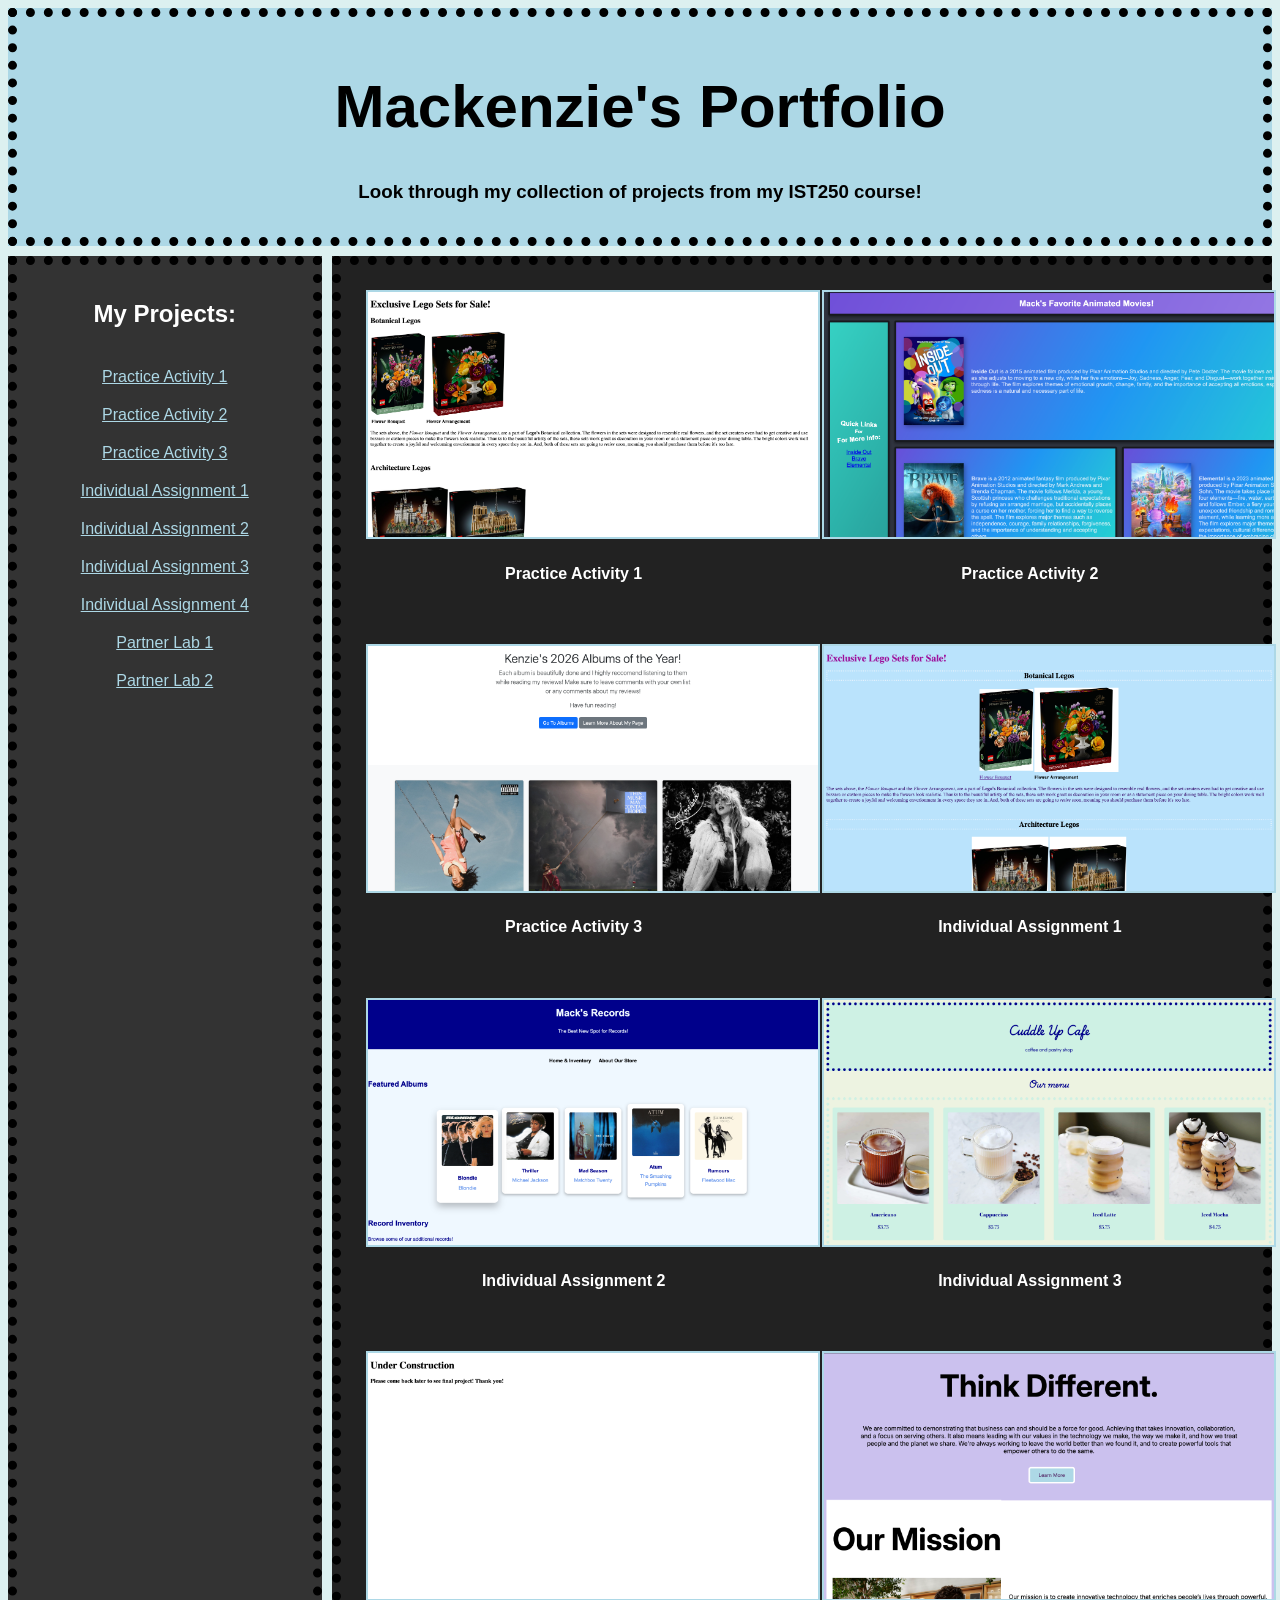
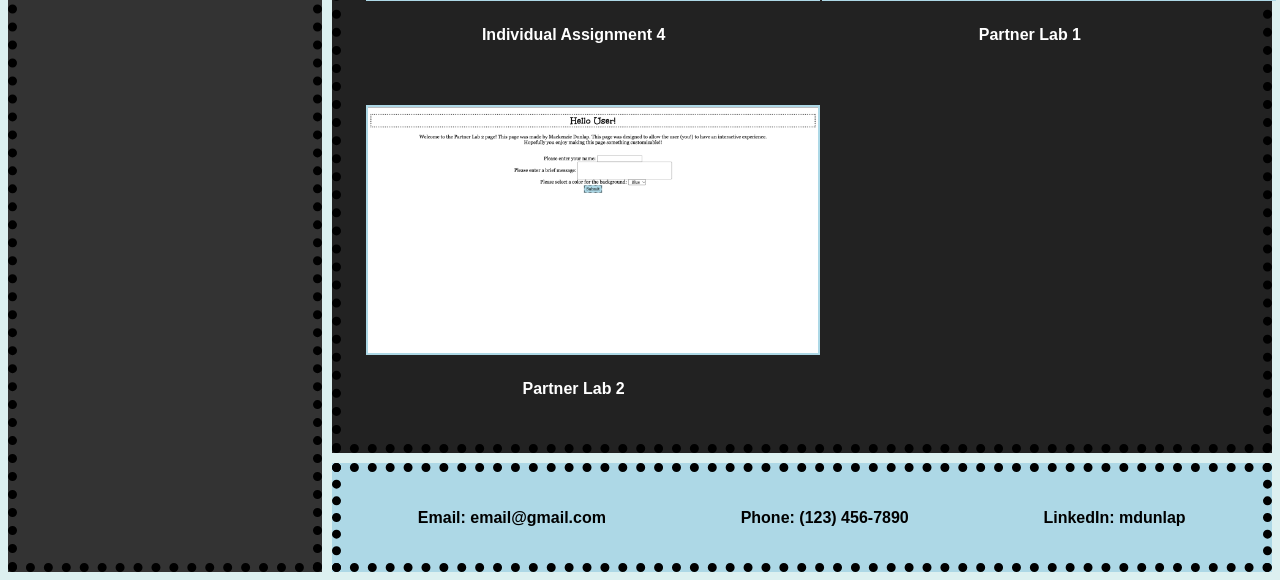
<file: index.html>
<!DOCTYPE html>
<html>
    <head>
        <meta charset="UTF-8">
        <title>Mackenzie's Portfolio</title>
        <link rel="stylesheet" href="style.css">
    </head>
    <body>
        <div id="grid">
            <div id="header">
                <h1>Mackenzie's Portfolio</h1>
                <h3>Look through my collection of projects from my IST250 course!</h3>
            </div>

            <div id="aside">
                <h2>My Projects:</h2>
                <a href="practice_1/index.html">Practice Activity 1</a>
                <a href="practice_2/index.html">Practice Activity 2</a>
                <a href="practice_3/album/index.html">Practice Activity 3</a>
                <a href="assignment_1/index.html">Individual Assignment 1</a>
                <a href="assignment_2/index.html">Individual Assignment 2</a>
                <a href="assignment_3/index.html">Individual Assignment 3</a>
                <a href="assignment_4/index.html">Individual Assignment 4</a>
                <a href="lab_1/index.html">Partner Lab 1</a>
                <a href="lab_2/index.html">Partner Lab 2</a>
            </div>

            <div id="main">
                <div class="project">
                    <img src="images/practice1.png" alt="practice 1">
                    <h4>Practice Activity 1</h4>
                </div>

                <div class="project">
                    <img src="images/practice2.png" alt="practice 2">
                    <h4>Practice Activity 2</h4>
                </div>

                <div class="project">
                    <img src="images/practice3.png" alt="practice 3">
                    <h4>Practice Activity 3</h4>
                </div>

                <div class="project">
                    <img src="images/assignment1.png" alt="assignment 1">
                    <h4>Individual Assignment 1</h4>
                </div>

                <div class="project">
                    <img src="images/assignment2.png" alt="assignment 2">
                    <h4>Individual Assignment 2</h4>
                </div>

                <div class="project">
                    <img src="images/assignment3.png" alt="assignment 3">
                    <h4>Individual Assignment 3</h4>
                </div>

                <div class="project">
                    <img src="images/assignment4.png" alt="assignment 4">
                    <h4>Individual Assignment 4</h4>
                </div>

                <div class="project">
                    <img src="images/lab1.png" alt="lab 1">
                    <h4>Partner Lab 1</h4>
                </div>

                <div class="project">
                    <img src="images/lab2.png" alt="lab 2">
                    <h4>Partner Lab 2</h4>
                </div>
            </div>

            <div id="footer">
                <h4>Email: email@gmail.com</h4>
                <h4>Phone: (123) 456-7890</h4>
                <h4>LinkedIn: mdunlap</h4>
            </div>
        </div>

    </body>
</html>
</file>
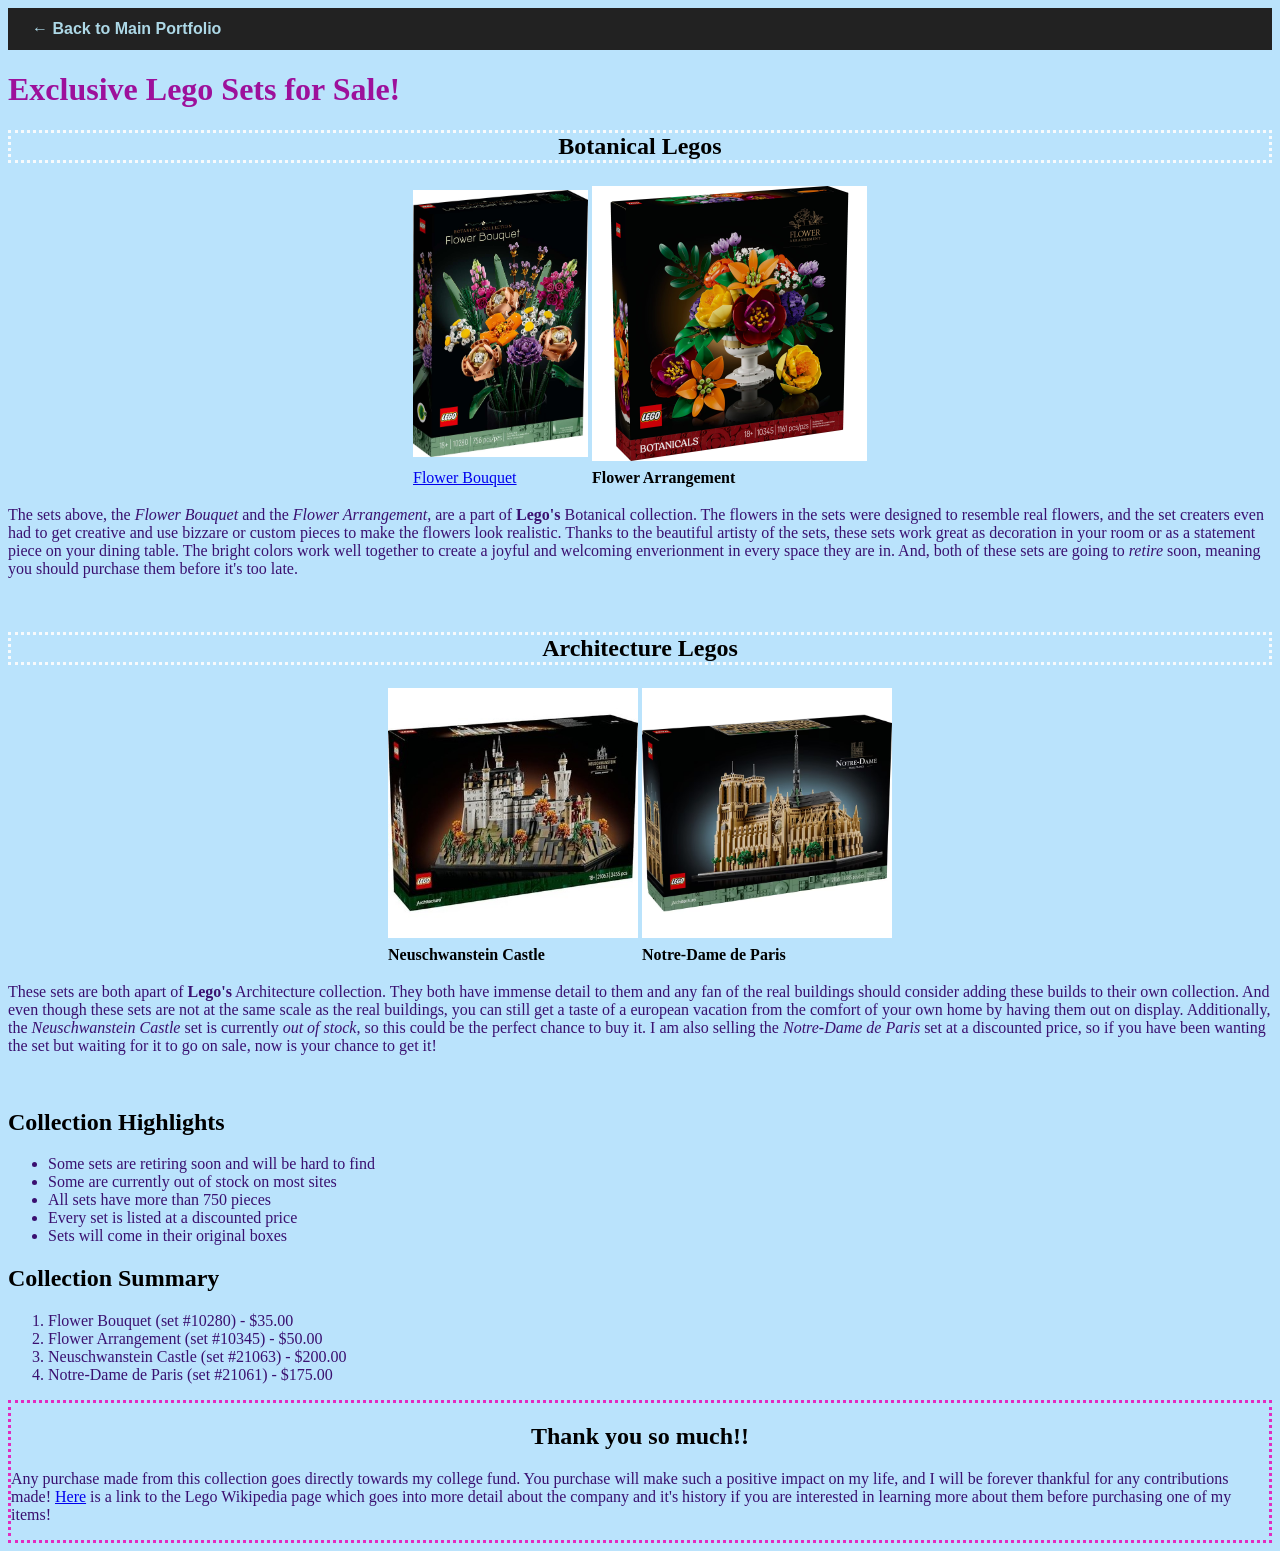
<file: assignment_1/index.html>
<!DOCTYPE html>
<html lang="en">
<head>
    <meta charset="UTF-8">
    <title>My Prized Collection</title>
    <link rel="stylesheet" href="style.css">
</head>
<body>
    <nav style="background-color: #222; padding: 12px 24px; font-family: sans-serif; display: flex; justify-content: space-between; align-items: center;">
        <a href="../index.html" style="color: lightblue; text-decoration: none; font-weight: bold; font-size: 16px;">
        &larr; Back to Main Portfolio
        </a>
    </nav>
    <h1>Exclusive Lego Sets for Sale!</h1>
    <!--start of first section-->
    <h2 id="flowers">Botanical Legos</h2>
        <table>
            <tr>
                <th><img src="flowerbouquet.jpg" alt="Flower Bouquet" width="175" height="267"></th>
                <th><img src="flower_arrangment.avif" alt="Flower Arrangement" width="275" height="275"></th>
            </tr>
            <tr>
                <td><a href="itemdetail1.html">Flower Bouquet</a></td>
                <td><b>Flower Arrangement</b></td>
            </tr>
        </table>
    <p>The sets above, the <i>Flower Bouquet</i> and the <i>Flower Arrangement</i>, are a part of <b>Lego's</b> Botanical collection. 
        The flowers in the sets were designed to resemble real flowers, and the set creaters even had to get creative and use bizzare or custom 
        pieces to make the flowers look realistic. Thanks to the beautiful artisty of the sets, these sets work great as decoration in your room or 
        as a statement piece on your dining table. The bright colors work well together to create a joyful and welcoming enverionment in every space they are in.
        And, both of these sets are going to <em>retire</em> soon, meaning you should purchase them before it's too late.
    </p>
    
    <br>
    
    <!--start of section 2-->
    <h2 id="buildings">Architecture Legos</h2>
        <table>
            <tr>
                <th><img src="castle.jpg" alt="Castle" width="250" height="250"></th>
                <th><img src="notredame.avif" alt="Notre Dame" width="250" height="250"></th>
            </tr>
            <tr>
                <td><b>Neuschwanstein Castle</b></td>
                <td><b>Notre-Dame de Paris</b></td>
            </tr>
        </table>
    <p>These sets are both apart of <b>Lego's</b> Architecture collection. They both have immense detail to them and any fan of the real buildings should consider adding these 
        builds to their own collection. And even though these sets are not at the same scale as the real buildings, you can still get a taste of a european vacation
        from the comfort of your own home by having them out on display. Additionally, the <i>Neuschwanstein Castle</i> set is currently <em>out of stock</em>, so this could be the perfect
        chance to buy it. I am also selling the <i>Notre-Dame de Paris</i> set at a discounted price, so if you have been wanting the set
        but waiting for it to go on sale, now is your chance to get it!
    </p>
    
    <br>

    <!--lists-->
    <h2>Collection Highlights</h2>
    <ul>
        <li>Some sets are retiring soon and will be hard to find</li>
        <li>Some are currently out of stock on most sites</li>
        <li>All sets have more than 750 pieces</li>
        <li>Every set is listed at a discounted price</li>
        <li>Sets will come in their original boxes</li>
    </ul>
    <h2>Collection Summary</h2>
    <ol>
        <li>Flower Bouquet (set #10280) - $35.00</li>
        <li>Flower Arrangement (set #10345) - $50.00</li>
        <li>Neuschwanstein Castle (set #21063) - $200.00</li>
        <li>Notre-Dame de Paris (set #21061) - $175.00</li>
    </ol>

    <!--last section-->
    <section>
        <h2 id="thanks">Thank you so much!!</h2>
        <p>Any purchase made from this collection goes directly towards my college fund. You purchase will make such a positive
        impact on my life, and I will be forever thankful for any contributions made! <a href="https://en.wikipedia.org/wiki/Lego">Here</a> is a
        link to the Lego Wikipedia page which goes into more detail about the company and it's history if you are interested in learning more about
        them before purchasing one of my items!
        </p>
    </section>
</body>

</html>
</file>
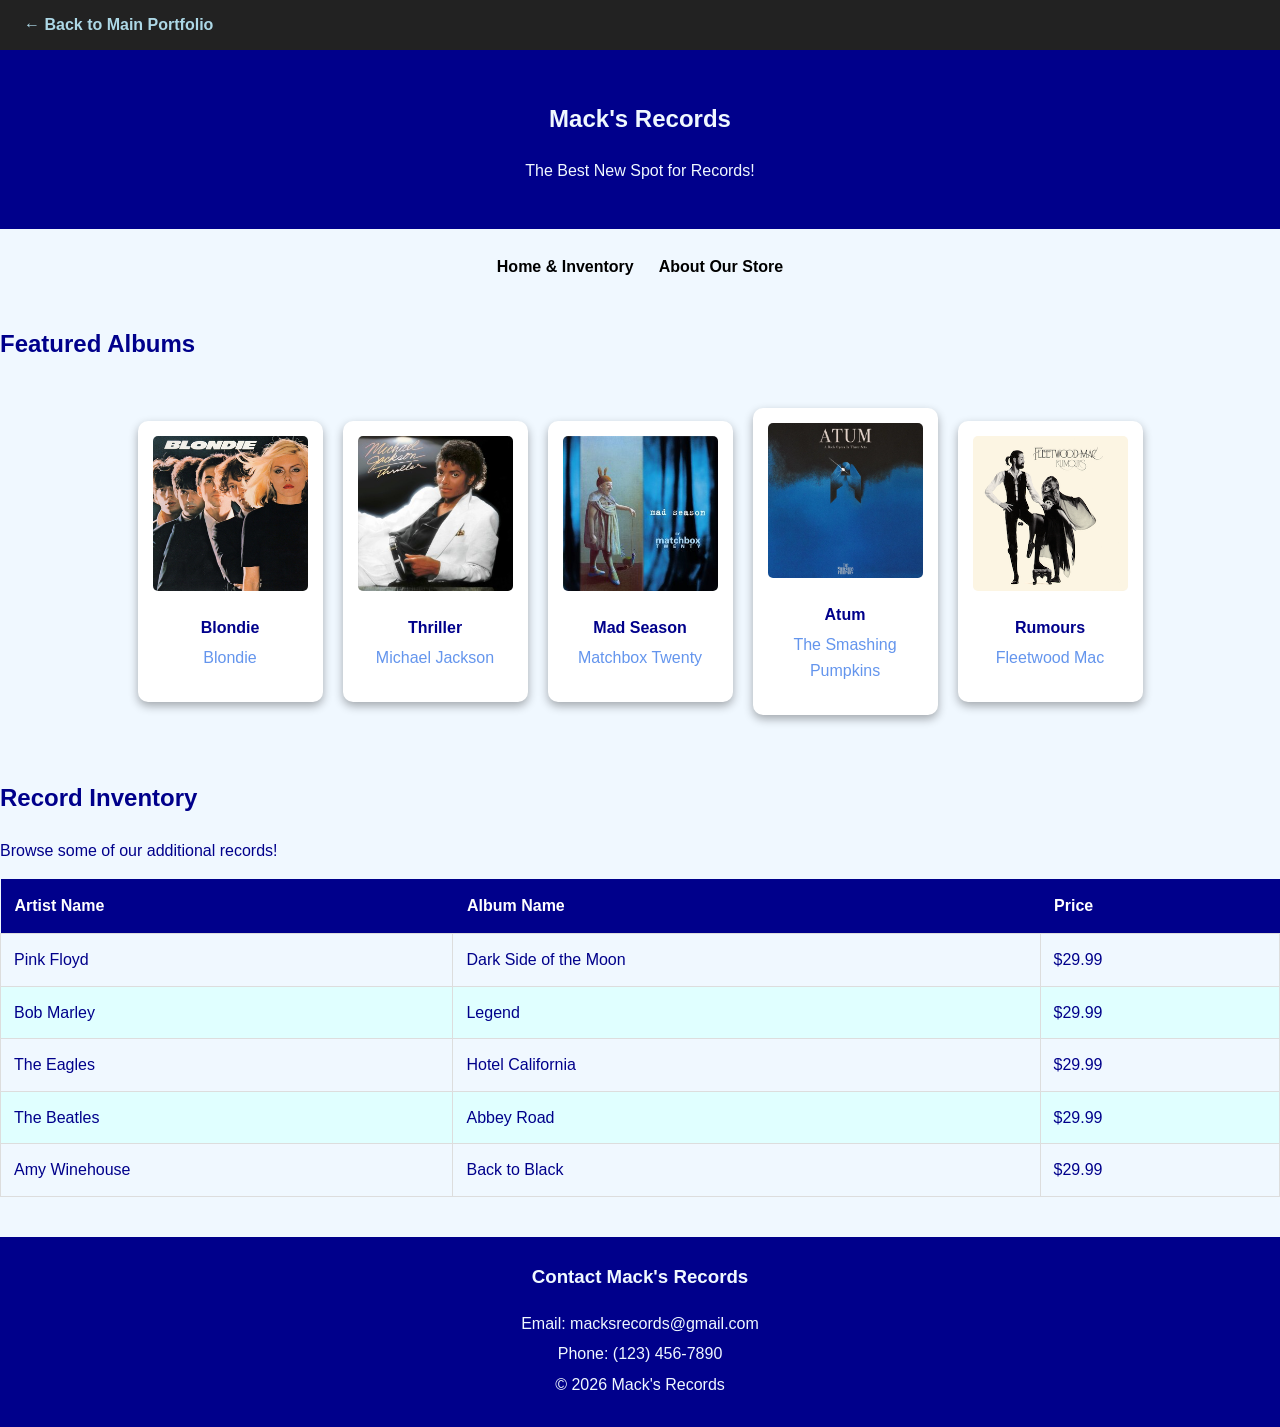
<file: assignment_2/index.html>
<!DOCTYPE html>
<html>
    <head>
        <meta charset="utf-8">
        <title>Mack's Records</title>
        <link rel="stylesheet" type="text/css" href="style.css">
    </head>
    <body>
        <nav style="background-color: #222; padding: 12px 24px; font-family: sans-serif; display: flex; justify-content: space-between; align-items: center;">
            <a href="../index.html" style="color: lightblue; text-decoration: none; font-weight: bold; font-size: 16px;">
            &larr; Back to Main Portfolio
            </a>
        </nav>

        <section class="main-header">
            <h1>Mack's Records</h1>
            <p>The Best New Spot for Records!</p>
        </section>

        <nav class="navigation">
        <a href="index.html">Home & Inventory</a>
        <a href="about.html">About Our Store</a>
        </nav>

        <section id="albums">
            <h2>Featured Albums</h2>

            <div class="album-container">
                <div class="album-card">
                    <img src="Blondie_album_cover.jpg" alt="Blondie Album">
                    <h3>Blondie</h3>
                    <p>Blondie</p>
                </div>

                <div class="album-card">
                    <img src="Michael_Jackson_-_Thriller.png" alt="Thriller">
                    <h3>Thriller</h3>
                    <p>Michael Jackson</p>
                </div>

                <div class="album-card">
                    <img src="Mad_Season_Matchbox_Twenty_album.jpg" alt="Matchbox Twenty">
                    <h3>Mad Season</h3>
                    <p>Matchbox Twenty</p>
                </div>

                <div class="album-card">
                    <img src="The-Smashing-Pumpkins-Atum.webp" alt="Atum">
                    <h3>Atum</h3>
                    <p>The Smashing Pumpkins</p>
                </div>

                <div class="album-card">
                    <img src="FMacRumours.png" alt="Rumours">
                    <h3>Rumours</h3>
                    <p>Fleetwood Mac</p>
                </div>
            </div>
        </section>

        <section class="Inventory">
            <h2>Record Inventory</h2>
            <p>Browse some of our additional records!</p>

            <table>
                <thead>
                    <tr>
                        <th>Artist Name</th>
                        <th>Album Name</th>
                        <th>Price</th>
                    </tr>
                </thead>
                <tbody>
                    <tr>
                        <td>Pink Floyd</td>
                        <td>Dark Side of the Moon</td>
                        <td>$29.99</td>
                    </tr>
                    <tr>
                        <td>Bob Marley</td>
                        <td>Legend</td>
                        <td>$29.99</td>
                    </tr>
                    <tr>
                        <td>The Eagles</td>
                        <td>Hotel California</td>
                        <td>$29.99</td>
                    </tr>
                    <tr>
                        <td>The Beatles</td>
                        <td>Abbey Road</td>
                        <td>$29.99</td>
                    </tr>
                    <tr>
                        <td>Amy Winehouse</td>
                        <td>Back to Black</td>
                        <td>$29.99</td>
                    </tr>
                </tbody>
            </table>
        </section>

        <footer class="site-footer">
            <h3>Contact Mack's Records</h3>
            <p>Email: macksrecords@gmail.com</p>
            <p>Phone: (123) 456-7890</p>
            <p>&copy 2026 Mack's Records</p>
        </footer>

    </body>
</html>
</file>
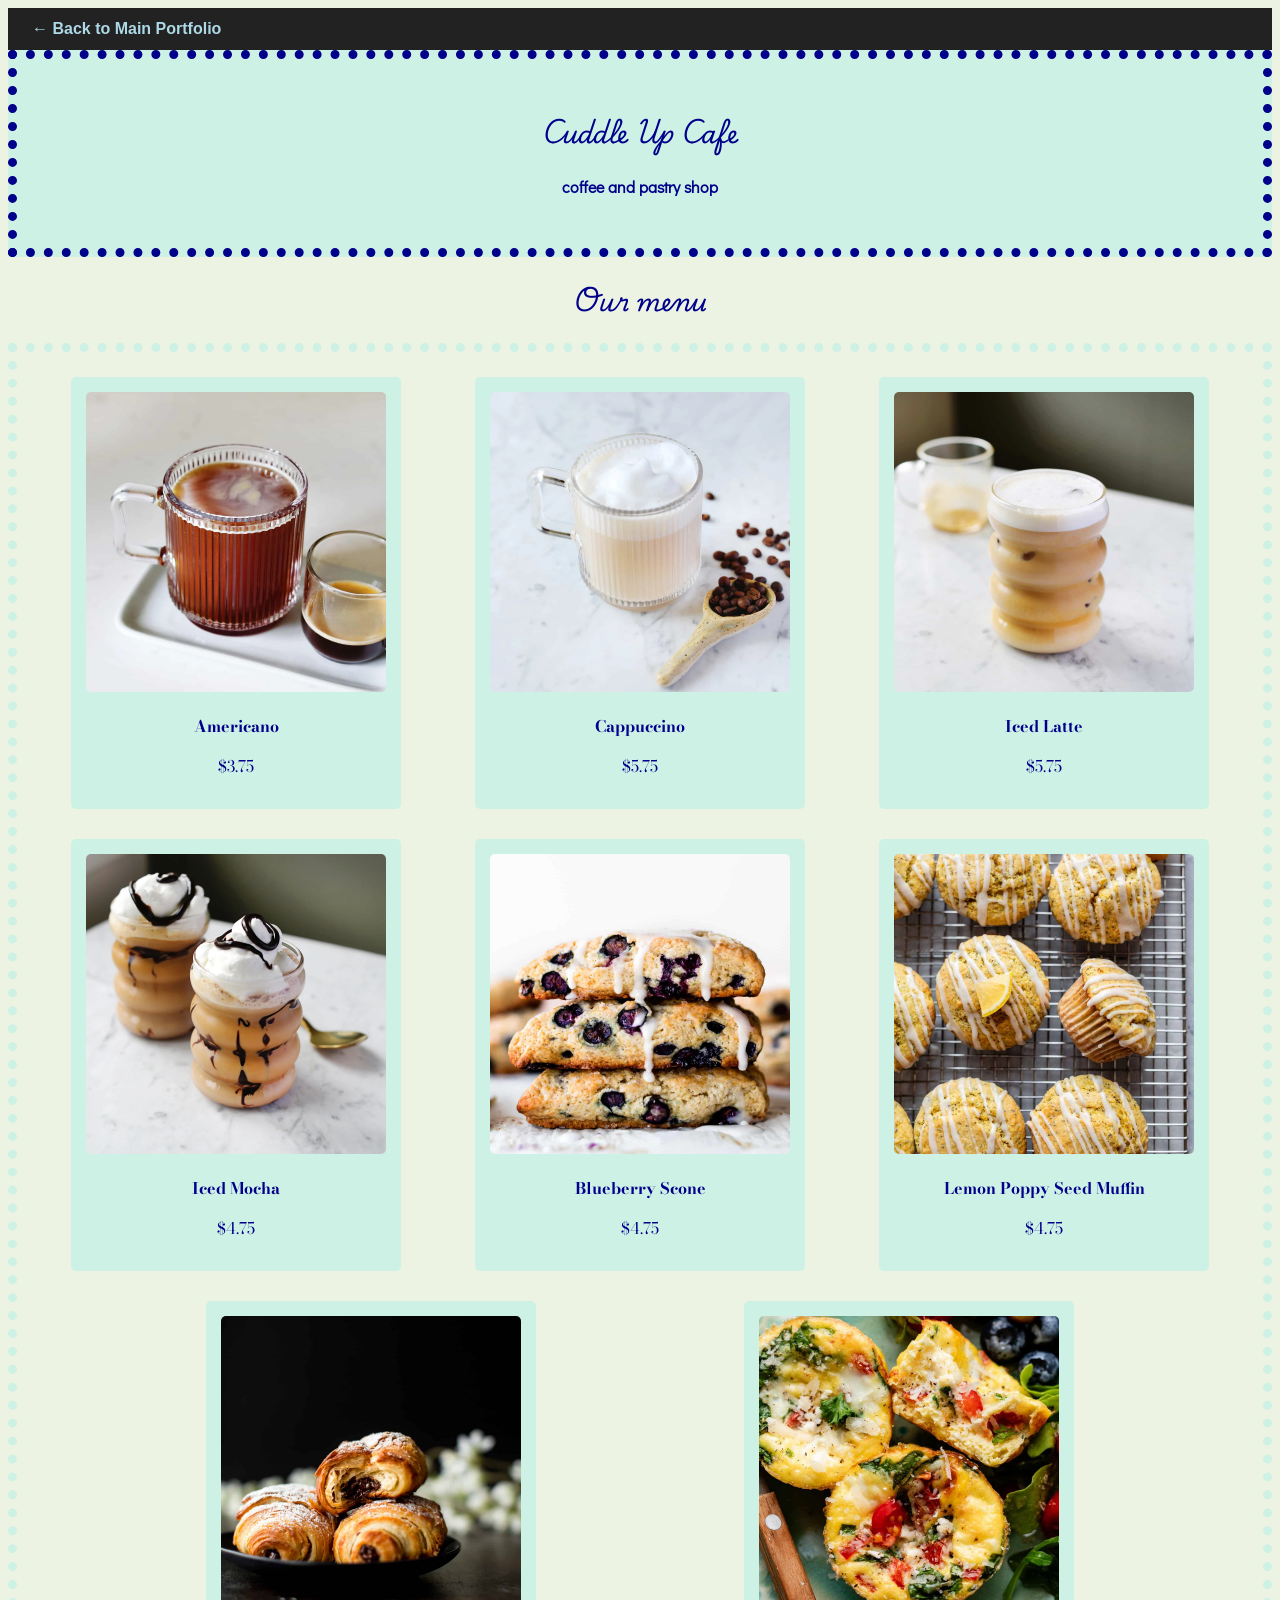
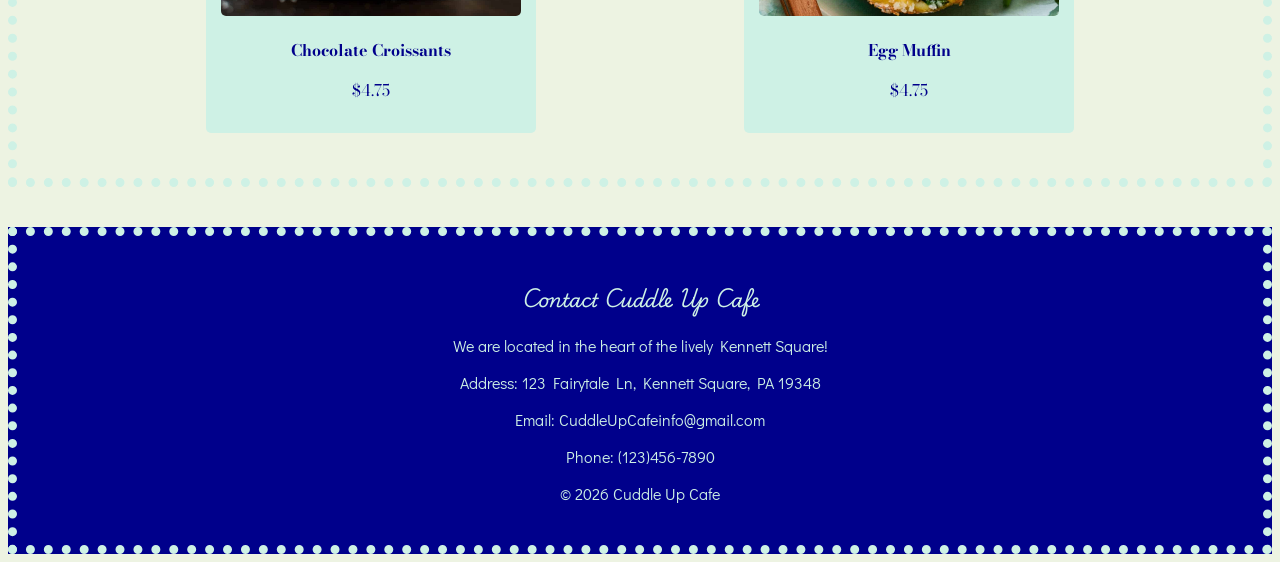
<file: assignment_3/index.html>
<!DOCTYPE html>
<html>
    <head>
        <meta charset="UTF-8">
        <meta name="viewport" content="width=device-width, initial-scale=1">
        <title>Cuddle Up Cafe</title>
        <link rel="stylesheet" href="style.css" type="text/css">
        <link rel="preconnect" href="https://fonts.googleapis.com">
        <link rel="preconnect" href="https://fonts.gstatic.com" crossorigin>
        <link href="https://fonts.googleapis.com/css2?family=Bodoni+Moda:ital,opsz,wght@0,6..96,400..900;1,6..96,400..900&family=Didact+Gothic&family=Playwrite+CA:wght@100..400&display=swap" rel="stylesheet">
    </head>
    <body>
        <nav style="background-color: #222; padding: 12px 24px; font-family: sans-serif; display: flex; justify-content: space-between; align-items: center;">
            <a href="../index.html" style="color: lightblue; text-decoration: none; font-weight: bold; font-size: 16px;">
            &larr; Back to Main Portfolio
            </a>
        </nav>

        <section id="main-header">
            <h1>Cuddle Up Cafe</h1>
            <h4 id="under-header">coffee and pastry shop</h4>
        </section>

        <section id="menu">
            <h2 id="menu-header">Our menu</h2>
            <h2 id="directions-header">Directions</h2>

            <div id="map">
                <img src="map.png" alt="map" id="map-pic">
                <p>Our cafe is located right near the intersection of W Baltimore Pike and Union Street. Just walk down W Baltimore Pike, following the same direction as the cars driving on the road. Keep walking until you
                    see Forage Books and Cafe Emis. Our cafe is located right between the two stores and should be easy to spot with
                    out signage on the outside of our storefront. Stop in anytime during our store hours! 
                </p>
            </div>
            
            <div class="food-containers">
                <div class="food-pic">
                    <img src="americano.webp" alt="americano">
                    <div class="food-info">
                        <h3>Americano</h3>
                        <p>$3.75</p>
                        <p class="food-description">Tasteful blend of hot water and a shot of espresso</p>
                    </div>
                </div>

                <div class="food-pic">
                    <img src="cappuccino.webp" alt="cappuccino">
                    <div class="food-info">
                        <h3>Cappuccino</h3>
                        <p>$5.75</p>
                        <p class="food-description">Creamy coffee with steamed and foamed milk topped with your flavor of choice</p>
                    </div>
                </div>

                <div class="food-pic">
                    <img src="iced-latte.jpg" alt="latte">
                    <div class="food-info">
                        <h3>Iced Latte</h3>
                        <p>$5.75</p>
                        <p class="food-description">Single espresson shot topped with milk and foam, flavored with vanilla syrup</p>
                    </div>
                </div>

                <div class="food-pic">
                    <img src="iced-mocha.webp" alt="mocha">
                    <div clas="food-info">
                        <h3>Iced Mocha</h3>
                        <p>$4.75</p>
                        <p class="food-description">Coffee and hot chocolate hybrid topped with whipped cream and steamed milk</p>
                    </div>
                </div>

                <div class="food-pic">
                    <img src="blueberry-scones.jpg" alt="scone">
                    <div class="food-info">
                        <h3>Blueberry Scone</h3>
                        <p>$4.75</p>
                        <p class="food-description">Sweet, baked pastry packed with fresh blueberries and glazed with vanilla frosting</p>
                    </div>
                </div>

                <div class="food-pic">
                    <img src="lemon-poppy-seed-muffins.webp" alt="lemon">
                    <div class="food-info">
                        <h3>Lemon Poppy Seed Muffin</h3>
                        <p>$4.75</p>
                        <p class="food-description">Citrus flavored lemeon with poppy seeds throughout to give it a slight crunch</p>
                    </div>
                </div>

                <div class="food-pic">
                    <img src="chocolate-croissants.jpg" alt="croissant">
                    <div class="food-info">
                        <h3>Chocolate Croissants</h3>
                        <p>$4.75</p>
                        <p class="food-description">Flaky, fresh croissant made daily filled with dark chocolate pieces</p>
                    </div>
                </div>

                <div class="food-pic">
                    <img src="breakfast-egg-muffins.jpg" alt="egg">
                    <div class="food-info">
                        <h3>Egg Muffin</h3>
                        <p>$4.75</p>
                        <p class="food-description">Tasteful mix of spinach, bell peppers, and herbs to create a filling egg muffin</p>
                    </div>
                </div>

            </div>

        </section>

        <section id="footer">
            <h3 class="footer-big">Contact Cuddle Up Cafe</h3>
            <p class="footer-big">We are located in the heart of the lively Kennett Square!</p>
            <p class="footer-big">Address: 123 Fairytale Ln, Kennett Square, PA 19348</p>
            <p>Email: CuddleUpCafeinfo@gmail.com</p>
            <p>Phone: (123)456-7890</p>
            <p>&copy 2026 Cuddle Up Cafe</p>
        </section>



    </body>
</html>
</file>
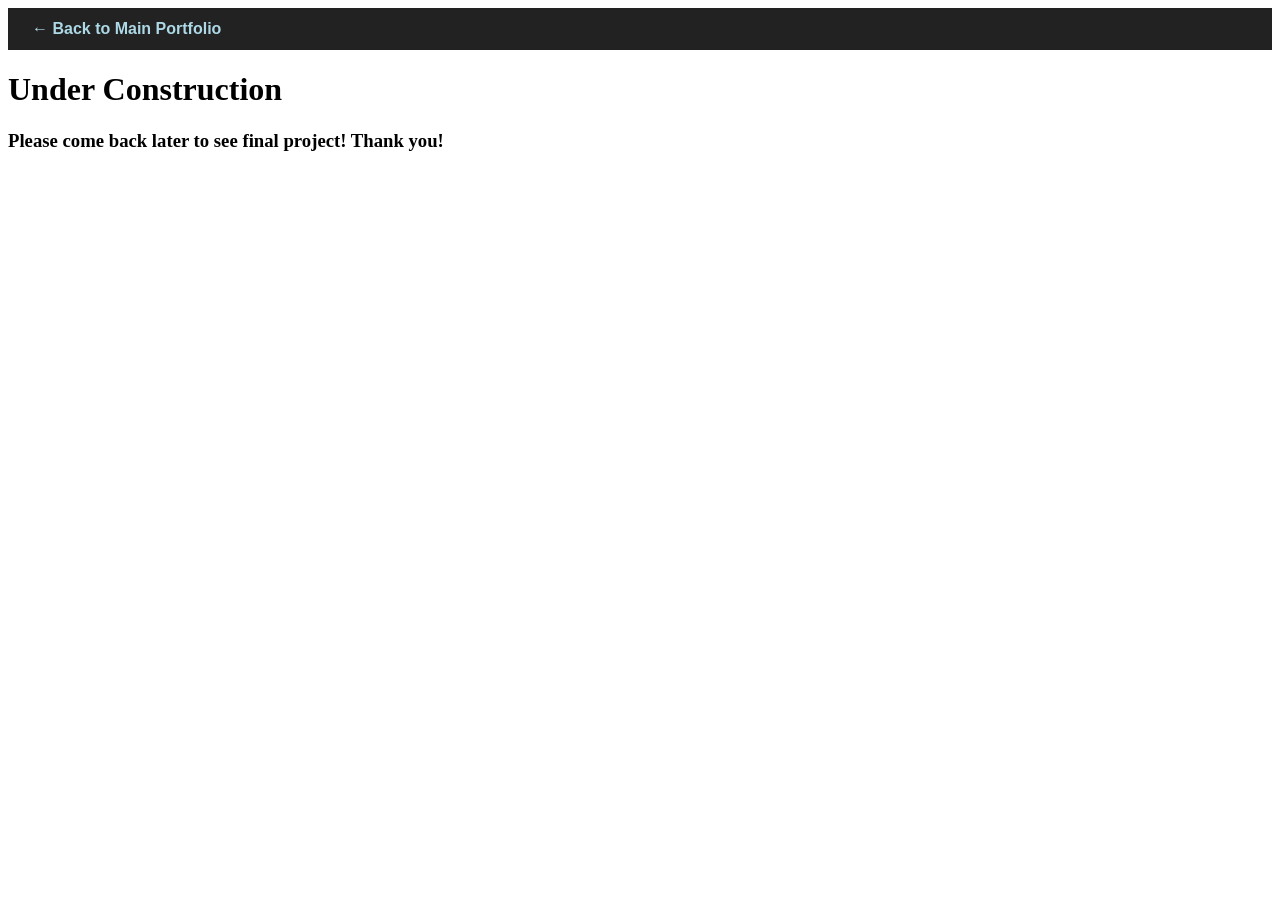
<file: assignment_4/index.html>
<!DOCTYPE html>
<html>
    <head>
        <meta charset="UTF-8">
        <title>Assignment 4</title>
    </head>
    <body>
        <nav style="background-color: #222; padding: 12px 24px; font-family: sans-serif; display: flex; justify-content: space-between; align-items: center;">
            <a href="../index.html" style="color: lightblue; text-decoration: none; font-weight: bold; font-size: 16px;">
            &larr; Back to Main Portfolio
            </a>
        </nav>

        <h1>Under Construction</h1>
        <h3>Please come back later to see final project! Thank you!</h3>
    </body>
</html>
</file>
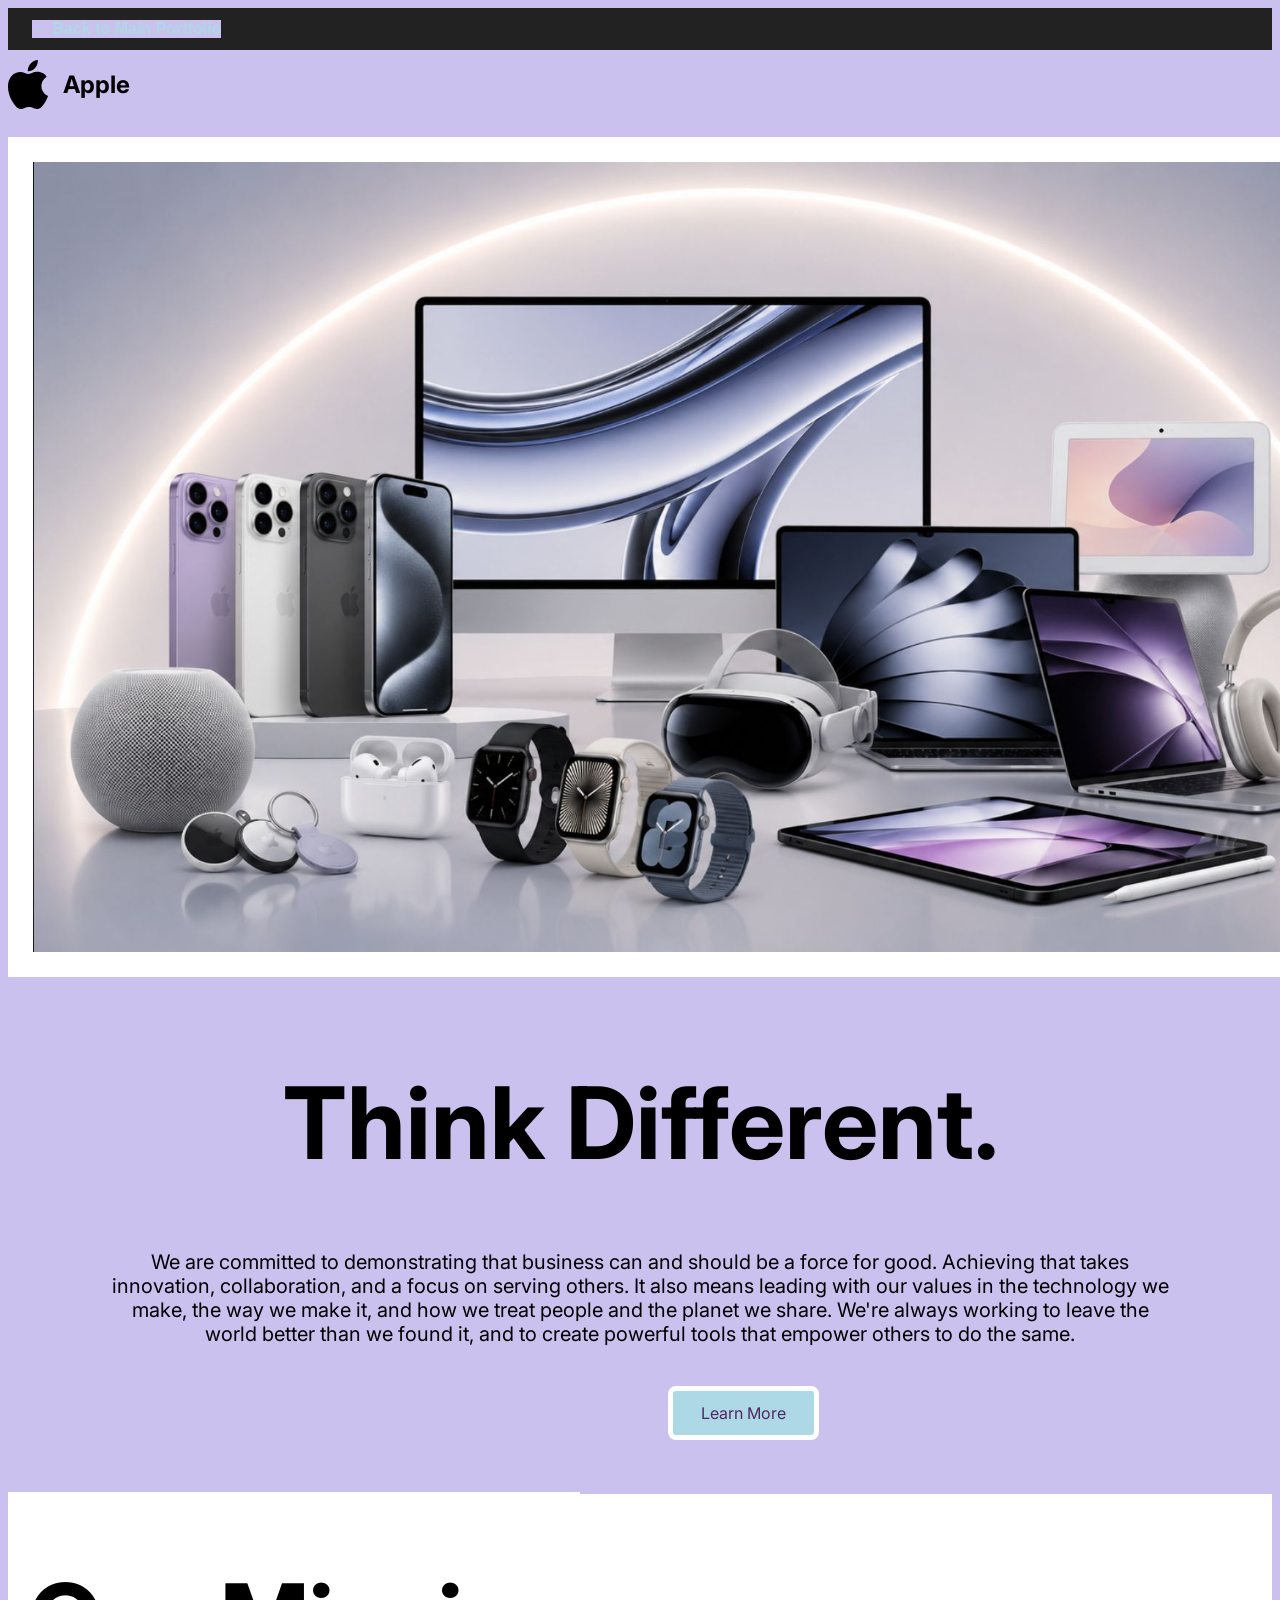
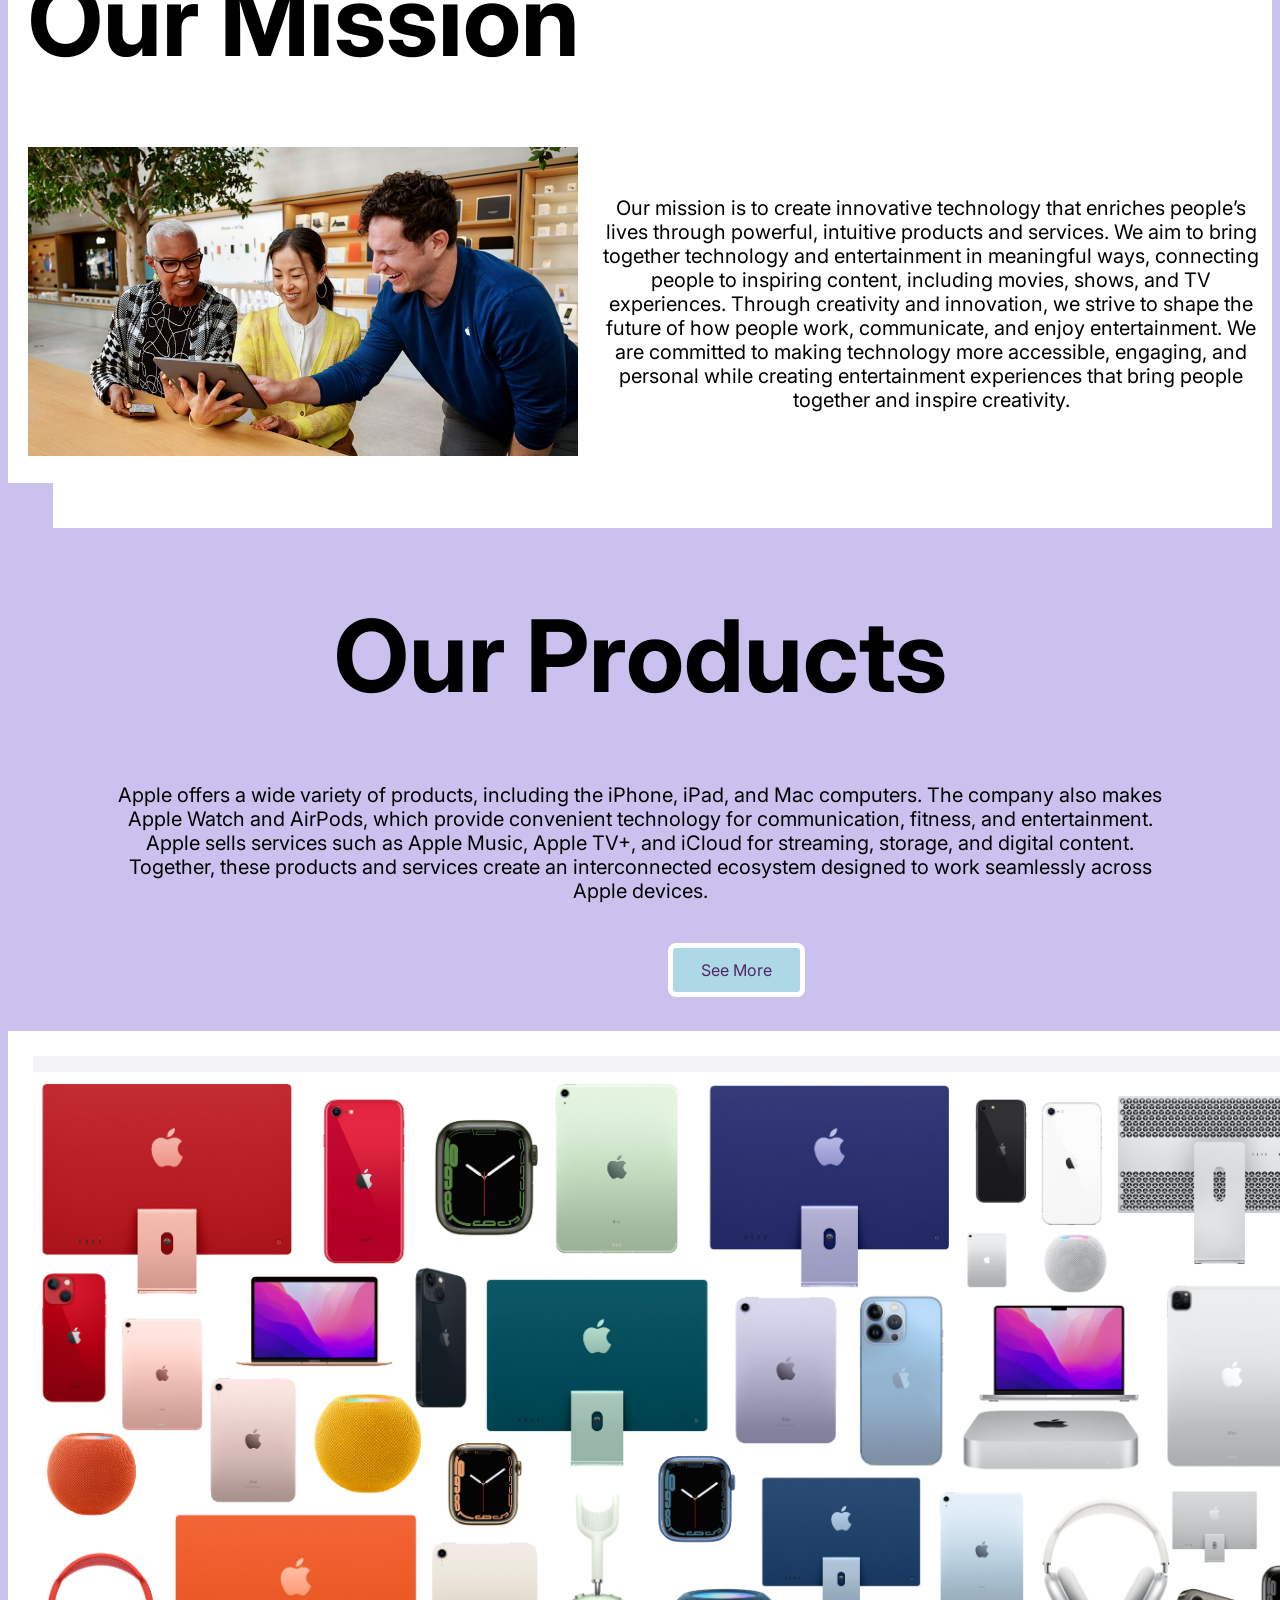
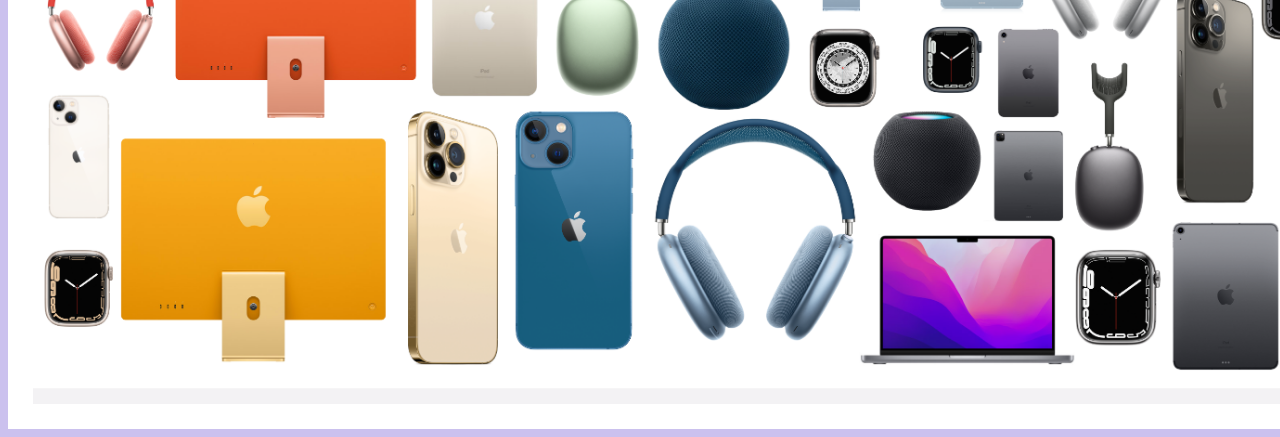
<file: lab_1/index.html>
<!DOCTYPE html>
<head>
    <meta charset="utf-8">
    <title>All About Apple</title>
    <link rel="stylesheet" type="text/css" href="style.css">
    <link rel="preconnect" href="https://fonts.googleapis.com">
    <link rel="preconnect" href="https://fonts.gstatic.com" crossorigin>
    <link href="https://fonts.googleapis.com/css2?family=Inter:ital,opsz,wght@0,14..32,100..900;1,14..32,100..900&display=swap" rel="stylesheet">

</head>

<body>
    <nav style="background-color: #222; padding: 12px 24px; font-family: sans-serif; display: flex; justify-content: space-between; align-items: center;">
        <a href="../index.html" style="color: lightblue; text-decoration: none; font-weight: bold; font-size: 16px;">
        &larr; Back to Main Portfolio
        </a>
    </nav>

    <div id="header">
        <img src="Apple_logo_black.svg" alt="Apple Logo" width="40px">
        <h2>Apple</h2>
    </div>
   
    <br>

    <img src="Opening_Image.jpg" alt="Opening_Image" width="1405px" class="images">

    <br>

    <h1>Think Different.</h1>
    <p class="centertext">We are committed to demonstrating that business can and should be a force for good. 
        Achieving that takes innovation, collaboration, and a focus on serving others. It 
        also means leading with our values in the technology we make, the way we make it, and 
        how we treat people and the planet we share. We're always working to leave the world 
        better than we found it, and to create powerful tools that empower others to do the same.
    </p>
  
    <form action="our_story.html">
        <button type="submit">Learn More</button>
    </form>

    <br>
    <br>
    <br>

    <div id="mission">
    <h1 style="background-color: white;">Our Mission</h1>
    <img src="apple_mission.jpg" alt="Mission" width="550">
    </div>

    <p id="the_mission">Our mission is to create innovative technology that enriches people’s lives 
        through powerful, intuitive products and services. We aim to bring together technology and 
        entertainment in meaningful ways, connecting people to inspiring content, including movies, 
        shows, and TV experiences. Through creativity and innovation, we strive to shape the future of 
        how people work, communicate, and enjoy entertainment. We are committed to making technology 
        more accessible, engaging, and personal while creating entertainment experiences that bring 
        people together and inspire creativity.
    </p>

    <h1>Our Products</h1>
    <p class="centertext">Apple offers a wide variety of products, including the iPhone, iPad, and Mac computers. The company 
    also makes Apple Watch and AirPods, which provide convenient technology for communication, fitness, and 
    entertainment. Apple sells services such as Apple Music, Apple TV+, and iCloud for streaming, storage, 
    and digital content. Together, these products and services create an interconnected ecosystem designed to 
    work seamlessly across Apple devices.
    </p>

    <form action="products.html">
        <button type="submit">See More</button>
    </form>

    <br>
    <br>
    <br>

    <img src="product_image.webp" alt="Products" width="1405px" class="images">

</body>
</file>
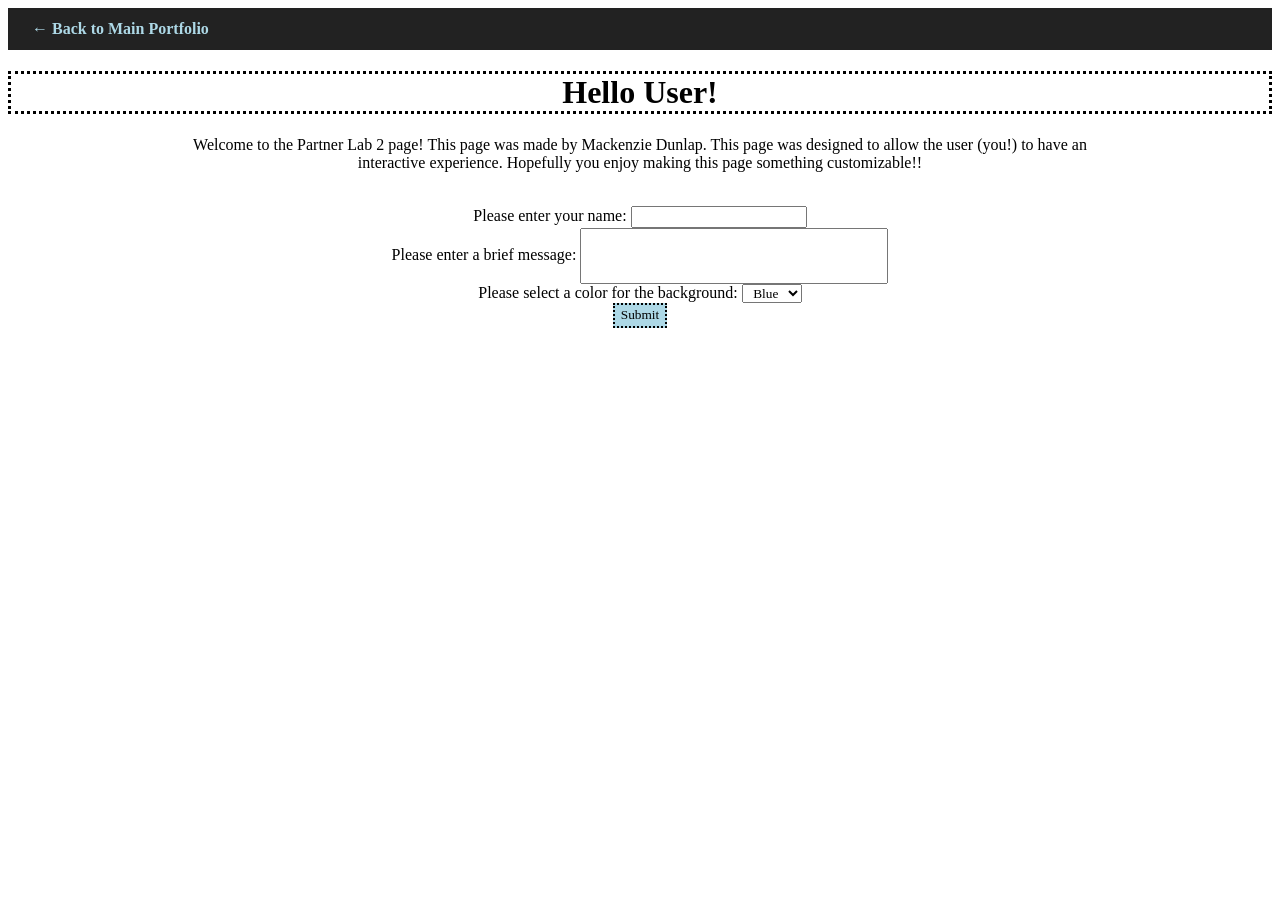
<file: lab_2/index.html>
<!DOCTYPE html>
<html lang="en">
    <head>
        <meta charset="utf-8">
        <title>Partner Lab 2</title>
        <link rel="stylesheet" type="text/css" href="style.css">
        <link rel="preconnect" href="https://fonts.googleapis.com">
        <link rel="preconnect" href="https://fonts.gstatic.com" crossorigin>
        <link href="https://fonts.googleapis.com/css2?family=Inter:ital,opsz,wght@0,14..32,100..900;1,14..32,100..900&family=Unkempt:wght@400;700&display=swap" rel="stylesheet">
    </head>
    <body>
        <nav style="background-color: #222; padding: 12px 24px; font-family: sans-serif; display: flex; justify-content: space-between; align-items: center;">
            <a href="../index.html" style="color: lightblue; text-decoration: none; font-weight: bold; font-size: 16px;">
            &larr; Back to Main Portfolio
            </a>
        </nav>

        <h1 id="greeting">Hello User!</h1>
        <p id="briefMessage">Welcome to the Partner Lab 2 page! This page was made by Mackenzie Dunlap.
            This page was designed to allow the user (you!) to have an interactive experience.
            Hopefully you enjoy making this page something customizable!!
        </p>

        <br>

        <label for="userName">Please enter your name:</label>
        <input type="text" id="userName" name="userName">
        <br>
        
        <label for="newMessage">Please enter a brief message:</label>
        <input type="text" id="newMessage" name="newMessage">
        <br>

        <label for="bgColor">Please select a color for the background:</label>
        <select id="bgColor">
            <option>Blue</option>
            <option>Purple </option>
            <option>Green</option>
            <option>Yellow</option>
            <option>Pink</option>
            <option>Teal</option>
        </select>

        <br>

        <button onclick="userChanges();">Submit</button>


        <script src="script.js"></script>
    </body>
</html>
</file>
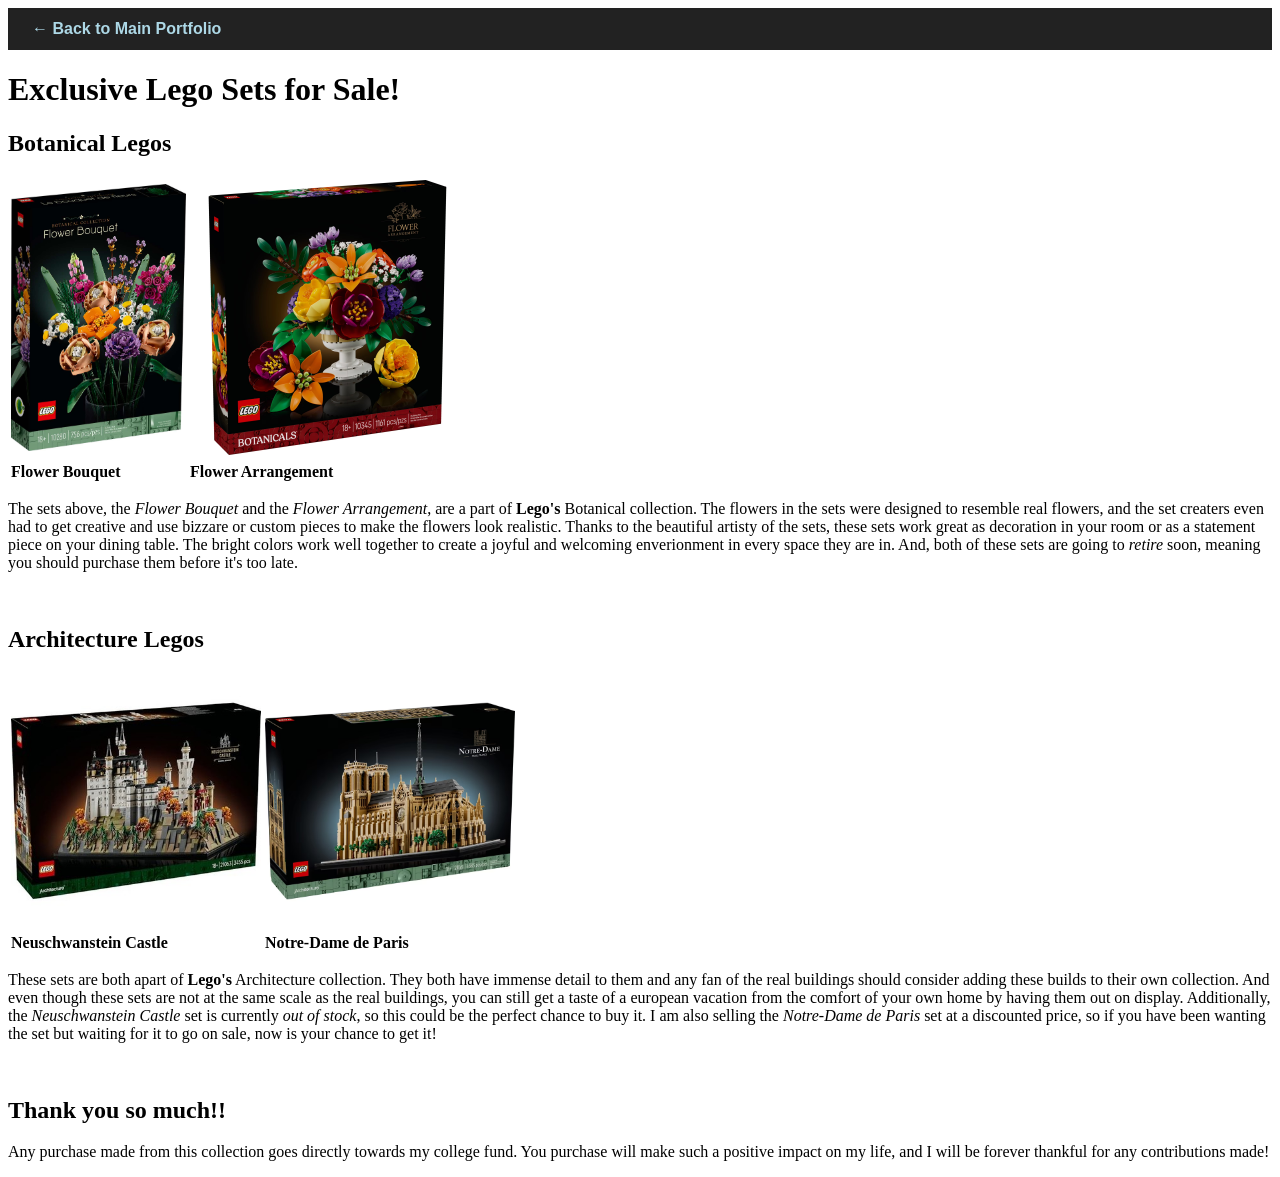
<file: practice_1/index.html>
<!DOCTYPE html>
<html lang="en">
<head>
    <meta charset="UTF-8">
    <title>My Prized Collection</title>
</head>
<body>
    <nav style="background-color: #222; padding: 12px 24px; font-family: sans-serif; display: flex; justify-content: space-between; align-items: center;">
        <a href="../index.html" style="color: lightblue; text-decoration: none; font-weight: bold; font-size: 16px;">
        &larr; Back to Main Portfolio
        </a>
    </nav>

    <h1>Exclusive Lego Sets for Sale!</h1>
    <!--start of first section-->
    <h2>Botanical Legos</h2>
        <table>
            <tr>
                <th><img src="flowerbouquet.jpg" alt="Flower Bouquet" width="175" height="267"></th>
                <th><img src="flower_arrangment.avif" alt="Flower Arrangement" width="275" height="275"></th>
            </tr>
            <tr>
                <td><b>Flower Bouquet</b></td>
                <td><b>Flower Arrangement</b></td>
            </tr>
        </table>
    <p>The sets above, the <i>Flower Bouquet</i> and the <i>Flower Arrangement</i>, are a part of <b>Lego's</b> Botanical collection. 
        The flowers in the sets were designed to resemble real flowers, and the set creaters even had to get creative and use bizzare or custom 
        pieces to make the flowers look realistic. Thanks to the beautiful artisty of the sets, these sets work great as decoration in your room or 
        as a statement piece on your dining table. The bright colors work well together to create a joyful and welcoming enverionment in every space they are in.
        And, both of these sets are going to <em>retire</em> soon, meaning you should purchase them before it's too late.
    </p>
    
    <br>
    
    <!--start of section 2-->
    <h2>Architecture Legos</h2>
        <table>
            <tr>
                <th><img src="castle.jpg" alt="Castle" width="250" height="250"></th>
                <th><img src="notredame.avif" alt="Notre Dame" width="250" height="250"></th>
            </tr>
            <tr>
                <td><b>Neuschwanstein Castle</b></td>
                <td><b>Notre-Dame de Paris</b></td>
            </tr>
        </table>
    <p>These sets are both apart of <b>Lego's</b> Architecture collection. They both have immense detail to them and any fan of the real buildings should consider adding these 
        builds to their own collection. And even though these sets are not at the same scale as the real buildings, you can still get a taste of a european vacation
        from the comfort of your own home by having them out on display. Additionally, the <i>Neuschwanstein Castle</i> set is currently <em>out of stock</em>, so this could be the perfect
        chance to buy it. I am also selling the <i>Notre-Dame de Paris</i> set at a discounted price, so if you have been wanting the set
        but waiting for it to go on sale, now is your chance to get it!
    </p>
    
    <br>

    <!--last section-->
    <h2>Thank you so much!!</h2>
    <p>Any purchase made from this collection goes directly towards my college fund. You purchase will make such a positive
        impact on my life, and I will be forever thankful for any contributions made!
    </p>

</body>

</html>
</file>
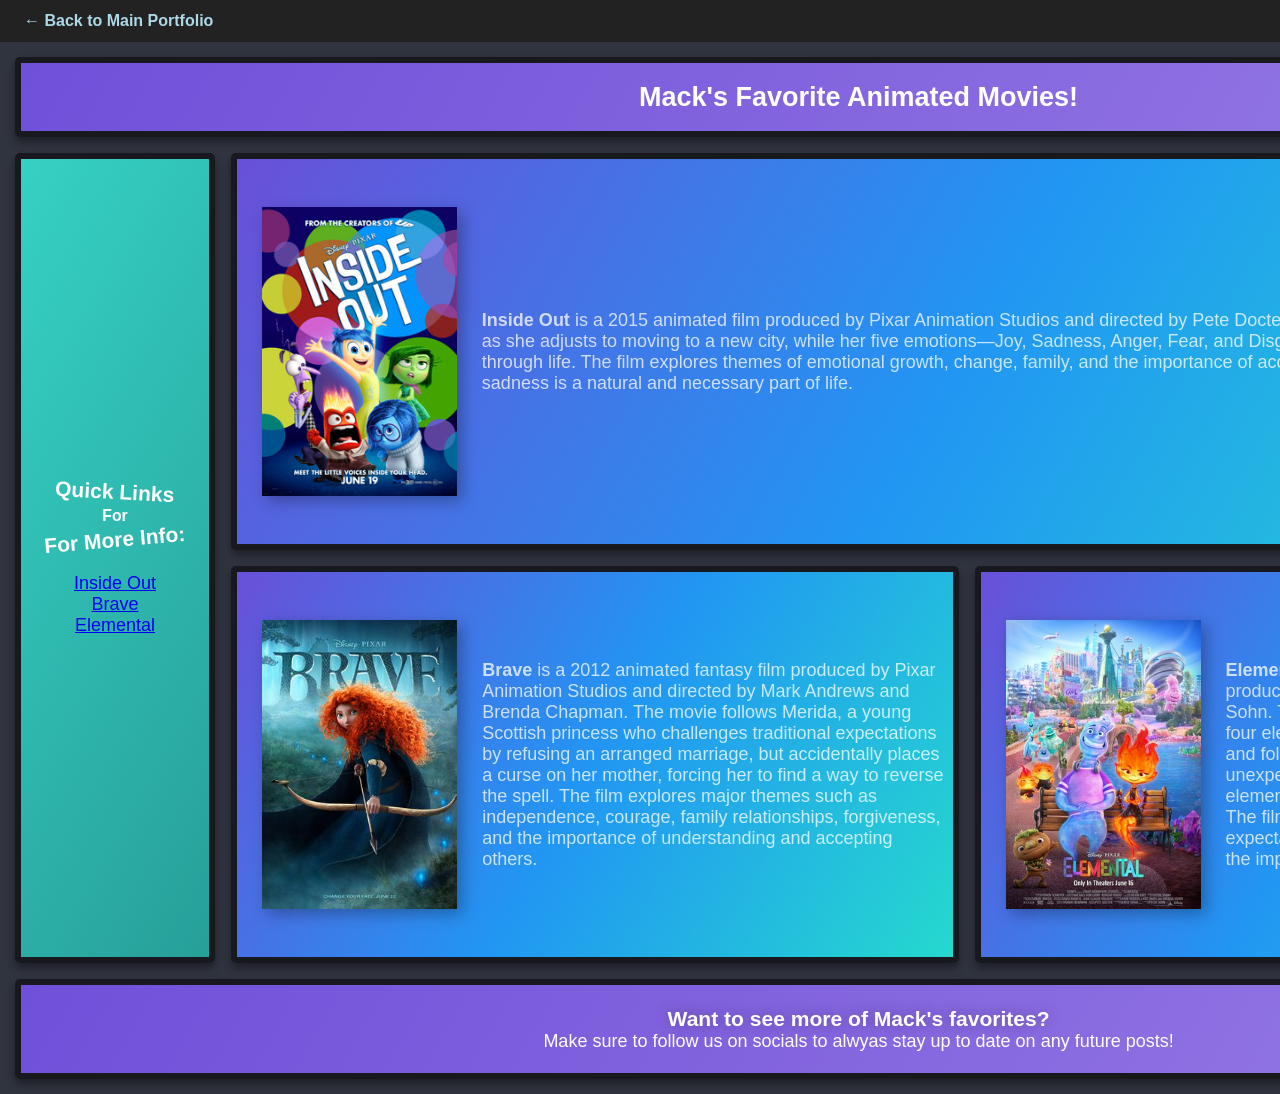
<file: practice_2/index.html>
<!DOCTYPE html>
<html>
    <head>
        <meta charset="UTF-8">
        <meta name="viewport" content="width=device-width, initial-scale=1.0">
        <title>Lesson 8 Practice Activity 2</title>
        <link rel="stylesheet" href="style.css">
    </head>
    <body>
        <nav style="background-color: #222; padding: 12px 24px; font-family: sans-serif; display: flex; justify-content: space-between; align-items: center;">
            <a href="../index.html" style="color: lightblue; text-decoration: none; font-weight: bold; font-size: 16px;">
            &larr; Back to Main Portfolio
            </a>
        </nav>

        <div class="container">

        <header class="header">
            <h2>Mack's Favorite Animated Movies!</h2>
        </header>

        <aside class="sidebar">
            <h3 id="firstPart">Quick Links</h3>
            <h3 id="secondPart">For</h3>
            <h3 id="lastPart">For More Info:</h3>
            <br>
            <a href="https://en.wikipedia.org/wiki/Inside_Out">Inside Out</a>
            <a href="https://en.wikipedia.org/wiki/Brave_(2012_film)">Brave</a>
            <a href="https://en.wikipedia.org/wiki/Elemental_(2023_film)">Elemental</a>

        </aside>

        <main class="content">

            <div class="content-1">
                <img src="Inside_Out_(2015_film)_poster.jpg" alt="inside out poster">
                <p><span>Inside Out</span> is a 2015 animated film produced by Pixar Animation Studios and directed by Pete Docter. The movie follows an 11-year-old girl named Riley as she adjusts to moving to a new city, while her five emotions—Joy, Sadness, Anger, Fear, and Disgust—work together inside her mind to guide her through life. The film explores themes of emotional growth, change, family, and the importance of accepting all emotions, especially understanding that sadness is a natural and necessary part of life.</p>
            </div>

            <div class="content-2">
                <img src="Brave_Poster.jpg" alt="brave poster">
                <p><span>Brave</span> is a 2012 animated fantasy film produced by Pixar Animation Studios and directed by Mark Andrews and Brenda Chapman. The movie follows Merida, a young Scottish princess who challenges traditional expectations by refusing an arranged marriage, but accidentally places a curse on her mother, forcing her to find a way to reverse the spell. The film explores major themes such as independence, courage, family relationships, forgiveness, and the importance of understanding and accepting others.</p>
            </div>

            <div class="content-3">
                <img src="Elemental_final_poster.jpg" alt="elemental poster">
                <p><span>Elemental</span> is a 2023 animated romantic comedy film produced by Pixar Animation Studios and directed by Peter Sohn. The movie takes place in Element City, where the four elements—fire, water, earth, and air—live together, and follows Ember, a fiery young woman, who develops an unexpected friendship and romance with Wade, a water element, while learning more about herself and her family. The film explores major themes such as love, family expectations, cultural differences, identity, acceptance, and the importance of embracing change.</p>
            </div>

        </main>

        <footer class="footer">
            <h3>Want to see more of Mack's favorites?</h3>
            <p>Make sure to follow us on socials to alwyas stay up to date on any future posts!</p>
        </footer>

    </div>
    </body>
</html>
</file>
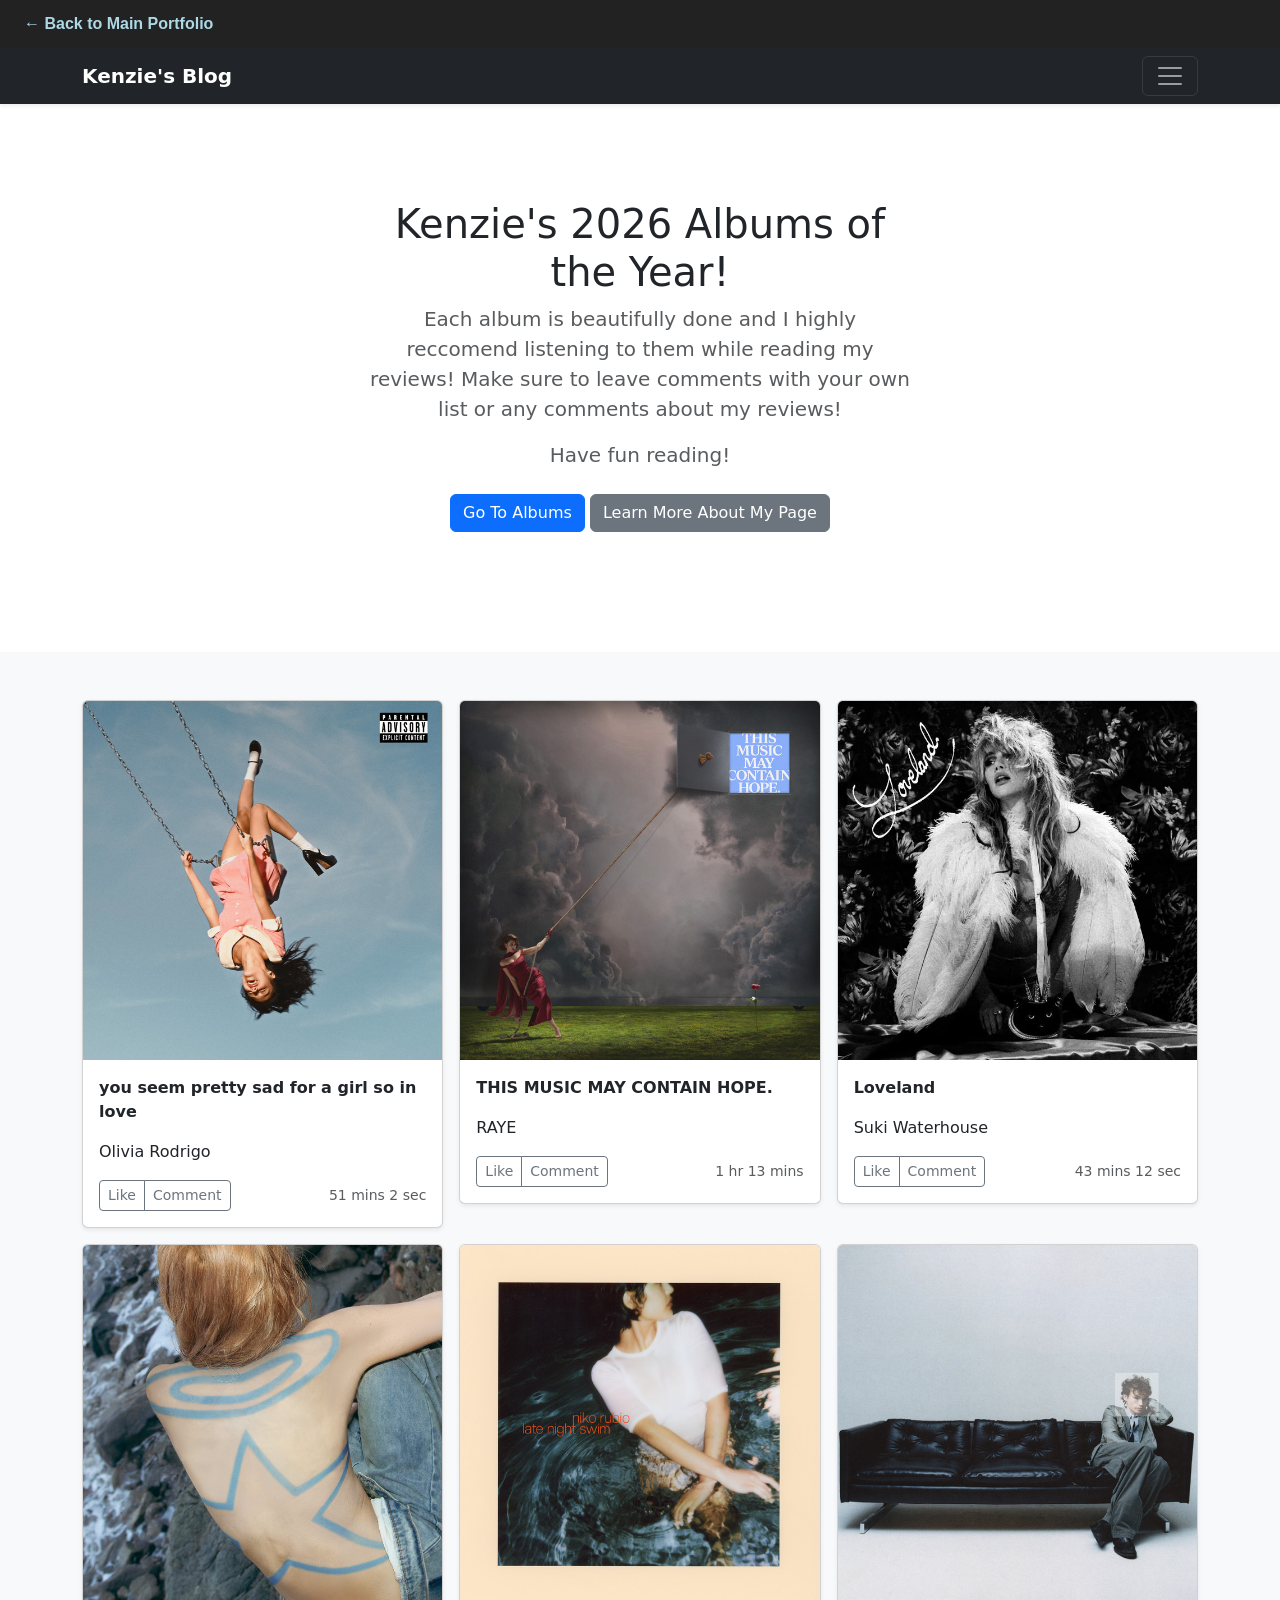
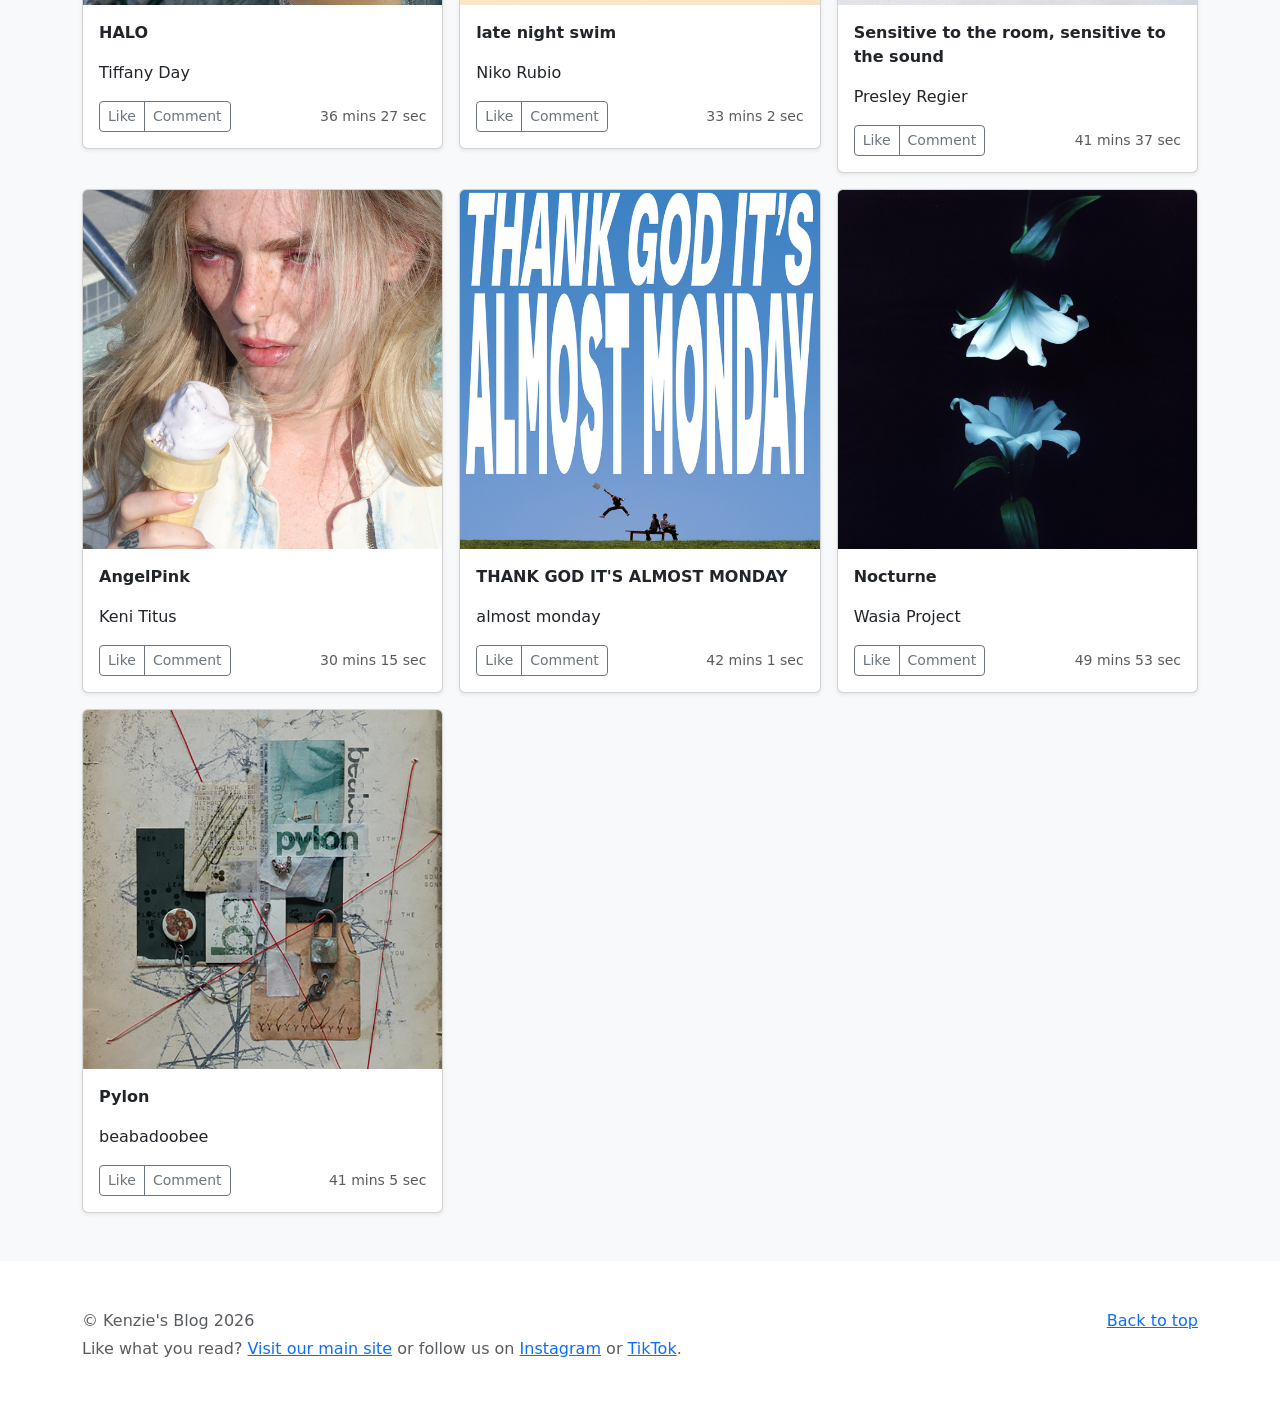
<file: practice_3/album/index.html>
<!doctype html>
<html lang="en">
  <head>
    <meta charset="utf-8">
    <meta name="viewport" content="width=device-width, initial-scale=1">
    <meta name="description" content="">
    <meta name="author" content="Mark Otto, Jacob Thornton, and Bootstrap contributors">
    <meta name="generator" content="Hugo 0.88.1">
    <title>Kenzie's Albums of the Year</title>

    <link rel="canonical" href="https://getbootstrap.com/docs/5.1/examples/album/">

    

    <!-- Bootstrap core CSS
<link href="../assets/dist/css/bootstrap.min.css" rel="stylesheet">  -->
<link href="https://cdn.jsdelivr.net/npm/bootstrap@5.3.2/dist/css/bootstrap.min.css" 
   rel="stylesheet" crossorigin="anonymous"
   integrity="sha384-T3c6CoIi6uLrA9TneNEoa7RxnatzjcDSCmG1MXxSR1GAsXEV/Dwwykc2MPK8M2HN">


    <style>
      .bd-placeholder-img {
        font-size: 1.125rem;
        text-anchor: middle;
        -webkit-user-select: none;
        -moz-user-select: none;
        user-select: none;
      }

      @media (min-width: 768px) {
        .bd-placeholder-img-lg {
          font-size: 3.5rem;
        }
      }
    </style>

    
  </head>
  <body>
    <nav style="background-color: #222; padding: 12px 24px; font-family: sans-serif; display: flex; justify-content: space-between; align-items: center;">
        <a href="../../index.html" style="color: lightblue; text-decoration: none; font-weight: bold; font-size: 16px;">
        &larr; Back to Main Portfolio
        </a>
    </nav>
    
<header>
  <div class="collapse bg-dark" id="navbarHeader">
    <div class="container">
      <div class="row">
        <div class="col-sm-8 col-md-7 py-4" id="learn-more">
          <h4 class="text-white">About</h4>
          <p class="text-white">Hi everyone! I know it is only Novemeber, but I wanted to share my top albums of the year with you guys! I think this year has been such a fun year for music and I really enjoyed getting to listen to a wde variety of songs throughout it. I hope you guys enjoy this list and let me know your tops picks of the year!!</p>
        </div>
        <div class="col-sm-4 offset-md-1 py-4">
          <h4 class="text-white">Contact</h4>
          <ul class="list-unstyled">
            <li><a href="#" class="text-white">Follow on Twitter</a></li>
            <li><a href="#" class="text-white">Like on Facebook</a></li>
            <li><a href="#" class="text-white">Email me</a></li>
          </ul>
        </div>
      </div>
    </div>
  </div>
  <div class="navbar navbar-dark bg-dark shadow-sm">
    <div class="container">
      <a href="#" class="navbar-brand d-flex align-items-center">
        <!-- <svg xmlns="http://www.w3.org/2000/svg" width="20" height="20" fill="none" stroke="currentColor" stroke-linecap="round" stroke-linejoin="round" stroke-width="2" aria-hidden="true" class="me-2" viewBox="0 0 24 24"><path d="M23 19a2 2 0 0 1-2 2H3a2 2 0 0 1-2-2V8a2 2 0 0 1 2-2h4l2-3h6l2 3h4a2 2 0 0 1 2 2z"/><circle cx="12" cy="13" r="4"/></svg> -->
        <strong>Kenzie's Blog</strong>
      </a>
      <button class="navbar-toggler" type="button" data-bs-toggle="collapse" data-bs-target="#navbarHeader" aria-controls="navbarHeader" aria-expanded="false" aria-label="Toggle navigation">
        <span class="navbar-toggler-icon"></span>
      </button>
    </div>
  </div>
</header>

<main>

  <section class="py-5 text-center container">
    <div class="row py-lg-5">
      <div class="col-lg-6 col-md-8 mx-auto">
        <h1 class="fw-light">Kenzie's 2026 Albums of the Year!</h1>
        <p class="lead text-muted">Each album is beautifully done and I highly reccomend listening to them while reading my reviews! Make sure to leave comments with your own list or any comments about my reviews!</p>
        <p class="lead text-muted">Have fun reading!</p>
        <p>
          <a href="#start" class="btn btn-primary my-2">Go To Albums</a>
          <a href="#learn-more" class="btn btn-secondary my-2">Learn More About My Page</a>
        </p>
      </div>
    </div>
  </section>

  <div class="album py-5 bg-light">
    <div class="container" id="start">

      <div class="row row-cols-1 row-cols-sm-2 row-cols-md-3 g-3">
        <div class="col">
          <div class="card shadow-sm">
            <!-- <svg class="bd-placeholder-img card-img-top" width="100%" height="225" xmlns="http://www.w3.org/2000/svg" role="img" aria-label="Placeholder: Thumbnail" preserveAspectRatio="xMidYMid slice" focusable="false"><title>Placeholder</title><rect width="100%" height="100%" fill="#55595c"/><text x="50%" y="50%" fill="#eceeef" dy=".3em">Thumbnail</text></svg> -->
            <img class="card-img-top" width="300px" src="Olivia_Rodrigo.jpeg">

            <div class="card-body">
              <p class="card-text" style="font-weight: bold;">you seem pretty sad for a girl so in love</p>
              <p>Olivia Rodrigo</p>
              <div class="d-flex justify-content-between align-items-center">
                <div class="btn-group">
                  <button type="button" class="btn btn-sm btn-outline-secondary">Like</button>
                  <button type="button" class="btn btn-sm btn-outline-secondary">Comment</button>
                </div>
                <small class="text-muted">51 mins 2 sec</small>
              </div>
            </div>
          </div>
        </div>
        <div class="col">
          <div class="card shadow-sm">
            <!-- <svg class="bd-placeholder-img card-img-top" width="100%" height="225" xmlns="http://www.w3.org/2000/svg" role="img" aria-label="Placeholder: Thumbnail" preserveAspectRatio="xMidYMid slice" focusable="false"><title>Placeholder</title><rect width="100%" height="100%" fill="#55595c"/><text x="50%" y="50%" fill="#eceeef" dy=".3em">Thumbnail</text></svg> -->
            <img class="card-img-top" width="300px" src="raye.jpeg">

            <div class="card-body">
              <p class="card-text" style="font-weight: bold;">THIS MUSIC MAY CONTAIN HOPE.</p>
              <p>RAYE</p>
              <div class="d-flex justify-content-between align-items-center">
                <div class="btn-group">
                  <button type="button" class="btn btn-sm btn-outline-secondary">Like</button>
                  <button type="button" class="btn btn-sm btn-outline-secondary">Comment</button>
                </div>
                <small class="text-muted">1 hr 13 mins</small>
              </div>
            </div>
          </div>
        </div>

        <div class="col">
          <div class="card shadow-sm">
            <!-- <svg class="bd-placeholder-img card-img-top" width="100%" height="225" xmlns="http://www.w3.org/2000/svg" role="img" aria-label="Placeholder: Thumbnail" preserveAspectRatio="xMidYMid slice" focusable="false"><title>Placeholder</title><rect width="100%" height="100%" fill="#55595c"/><text x="50%" y="50%" fill="#eceeef" dy=".3em">Thumbnail</text></svg> -->
            <img class="card-img-top" width="300px" src="suki_waterhouse.webp">

            <div class="card-body">
              <p class="card-text" style="font-weight: bold;">Loveland</p>
              <p>Suki Waterhouse</p>
              <div class="d-flex justify-content-between align-items-center">
                <div class="btn-group">
                  <button type="button" class="btn btn-sm btn-outline-secondary">Like</button>
                  <button type="button" class="btn btn-sm btn-outline-secondary">Comment</button>
                </div>
                <small class="text-muted">43 mins 12 sec</small>
              </div>
            </div>
          </div>
        </div>

        <div class="col">
          <div class="card shadow-sm">
            <!-- <svg class="bd-placeholder-img card-img-top" width="100%" height="225" xmlns="http://www.w3.org/2000/svg" role="img" aria-label="Placeholder: Thumbnail" preserveAspectRatio="xMidYMid slice" focusable="false"><title>Placeholder</title><rect width="100%" height="100%" fill="#55595c"/><text x="50%" y="50%" fill="#eceeef" dy=".3em">Thumbnail</text></svg> -->
            <img class="card-img-top" width="300px" src="tiffany_day.jpeg">

            <div class="card-body">
              <p class="card-text" style="font-weight: bold;">HALO</p>
              <p>Tiffany Day</p>
              <div class="d-flex justify-content-between align-items-center">
                <div class="btn-group">
                  <button type="button" class="btn btn-sm btn-outline-secondary">Like</button>
                  <button type="button" class="btn btn-sm btn-outline-secondary">Comment</button>
                </div>
                <small class="text-muted">36 mins 27 sec</small>
              </div>
            </div>
          </div>
        </div>

        <div class="col">
          <div class="card shadow-sm">
            <!-- <svg class="bd-placeholder-img card-img-top" width="100%" height="225" xmlns="http://www.w3.org/2000/svg" role="img" aria-label="Placeholder: Thumbnail" preserveAspectRatio="xMidYMid slice" focusable="false"><title>Placeholder</title><rect width="100%" height="100%" fill="#55595c"/><text x="50%" y="50%" fill="#eceeef" dy=".3em">Thumbnail</text></svg> -->
            <img class="card-img-top" width="300px" src="niko_rubio.jpeg">

            <div class="card-body">
              <p class="card-text" style="font-weight: bold;">late night swim</p>
              <p>Niko Rubio</p>
              <div class="d-flex justify-content-between align-items-center">
                <div class="btn-group">
                  <button type="button" class="btn btn-sm btn-outline-secondary">Like</button>
                  <button type="button" class="btn btn-sm btn-outline-secondary">Comment</button>
                </div>
                <small class="text-muted">33 mins 2 sec</small>
              </div>
            </div>
          </div>
        </div>

        <div class="col">
          <div class="card shadow-sm">
            <!-- <svg class="bd-placeholder-img card-img-top" width="100%" height="225" xmlns="http://www.w3.org/2000/svg" role="img" aria-label="Placeholder: Thumbnail" preserveAspectRatio="xMidYMid slice" focusable="false"><title>Placeholder</title><rect width="100%" height="100%" fill="#55595c"/><text x="50%" y="50%" fill="#eceeef" dy=".3em">Thumbnail</text></svg> -->
            <img class="card-img-top" width="300px" src="presley_regier.jpeg">

            <div class="card-body">
              <p class="card-text" style="font-weight: bold;">Sensitive to the room, sensitive to the sound</p>
              <p>Presley Regier</p>
              <div class="d-flex justify-content-between align-items-center">
                <div class="btn-group">
                  <button type="button" class="btn btn-sm btn-outline-secondary">Like</button>
                  <button type="button" class="btn btn-sm btn-outline-secondary">Comment</button>
                </div>
                <small class="text-muted">41 mins 37 sec</small>
              </div>
            </div>
          </div>
        </div>

        <div class="col">
          <div class="card shadow-sm">
            <!-- <svg class="bd-placeholder-img card-img-top" width="100%" height="225" xmlns="http://www.w3.org/2000/svg" role="img" aria-label="Placeholder: Thumbnail" preserveAspectRatio="xMidYMid slice" focusable="false"><title>Placeholder</title><rect width="100%" height="100%" fill="#55595c"/><text x="50%" y="50%" fill="#eceeef" dy=".3em">Thumbnail</text></svg> -->
            <img class="card-img-top" width="300px" src="keni_titus.jpeg">

            <div class="card-body">
              <p class="card-text" style="font-weight: bold;">AngelPink</p>
              <p>Keni Titus</p>
              <div class="d-flex justify-content-between align-items-center">
                <div class="btn-group">
                  <button type="button" class="btn btn-sm btn-outline-secondary">Like</button>
                  <button type="button" class="btn btn-sm btn-outline-secondary">Comment</button>
                </div>
                <small class="text-muted">30 mins 15 sec</small>
              </div>
            </div>
          </div>
        </div>

        <div class="col">
          <div class="card shadow-sm">
            <!-- <svg class="bd-placeholder-img card-img-top" width="100%" height="225" xmlns="http://www.w3.org/2000/svg" role="img" aria-label="Placeholder: Thumbnail" preserveAspectRatio="xMidYMid slice" focusable="false"><title>Placeholder</title><rect width="100%" height="100%" fill="#55595c"/><text x="50%" y="50%" fill="#eceeef" dy=".3em">Thumbnail</text></svg> -->
            <img class="card-img-top" width="300px" src="almost_monday.jpeg">

            <div class="card-body">
              <p class="card-text" style="font-weight: bold;">THANK GOD IT'S ALMOST MONDAY</p>
              <p>almost monday</p>
              <div class="d-flex justify-content-between align-items-center">
                <div class="btn-group">
                  <button type="button" class="btn btn-sm btn-outline-secondary">Like</button>
                  <button type="button" class="btn btn-sm btn-outline-secondary">Comment</button>
                </div>
                <small class="text-muted">42 mins 1 sec</small>
              </div>
            </div>
          </div>
        </div>

        <div class="col">
          <div class="card shadow-sm">
            <!-- <svg class="bd-placeholder-img card-img-top" width="100%" height="225" xmlns="http://www.w3.org/2000/svg" role="img" aria-label="Placeholder: Thumbnail" preserveAspectRatio="xMidYMid slice" focusable="false"><title>Placeholder</title><rect width="100%" height="100%" fill="#55595c"/><text x="50%" y="50%" fill="#eceeef" dy=".3em">Thumbnail</text></svg> -->
            <img class="card-img-top" width="300px" src="wasia_project.jpeg">

            <div class="card-body">
              <p class="card-text" style="font-weight: bold;">Nocturne</p>
              <p>Wasia Project</p>
              <div class="d-flex justify-content-between align-items-center">
                <div class="btn-group">
                  <button type="button" class="btn btn-sm btn-outline-secondary">Like</button>
                  <button type="button" class="btn btn-sm btn-outline-secondary">Comment</button>
                </div>
                <small class="text-muted">49 mins 53 sec</small>
              </div>
            </div>
          </div>
        </div>

        <div class="col">
          <div class="card shadow-sm">
            <!-- <svg class="bd-placeholder-img card-img-top" width="100%" height="225" xmlns="http://www.w3.org/2000/svg" role="img" aria-label="Placeholder: Thumbnail" preserveAspectRatio="xMidYMid slice" focusable="false"><title>Placeholder</title><rect width="100%" height="100%" fill="#55595c"/><text x="50%" y="50%" fill="#eceeef" dy=".3em">Thumbnail</text></svg> -->
            <img class="card-img-top" width="300px" src="beabadoobee.jpg">

            <div class="card-body">
              <p class="card-text" style="font-weight: bold;">Pylon</p>
              <p>beabadoobee</p>
              <div class="d-flex justify-content-between align-items-center">
                <div class="btn-group">
                  <button type="button" class="btn btn-sm btn-outline-secondary">Like</button>
                  <button type="button" class="btn btn-sm btn-outline-secondary">Comment</button>
                </div>
                <small class="text-muted">41 mins 5 sec</small>
              </div>
            </div>
          </div>
        </div>
        
      </div>
    </div>
  </div>

</main>

<footer class="text-muted py-5">
  <div class="container">
    <p class="float-end mb-1">
      <a href="#">Back to top</a>
    </p>
    <p class="mb-1">&copy; Kenzie's Blog 2026</p>
    <p class="mb-0">Like what you read? <a href="/">Visit our main site</a> or follow us on <a href="/">Instagram</a> or <a href="/">TikTok</a>.</p>
  </div>
</footer>


    <script src="../assets/dist/js/bootstrap.bundle.min.js"></script>

      
  </body>
</html>
</file>
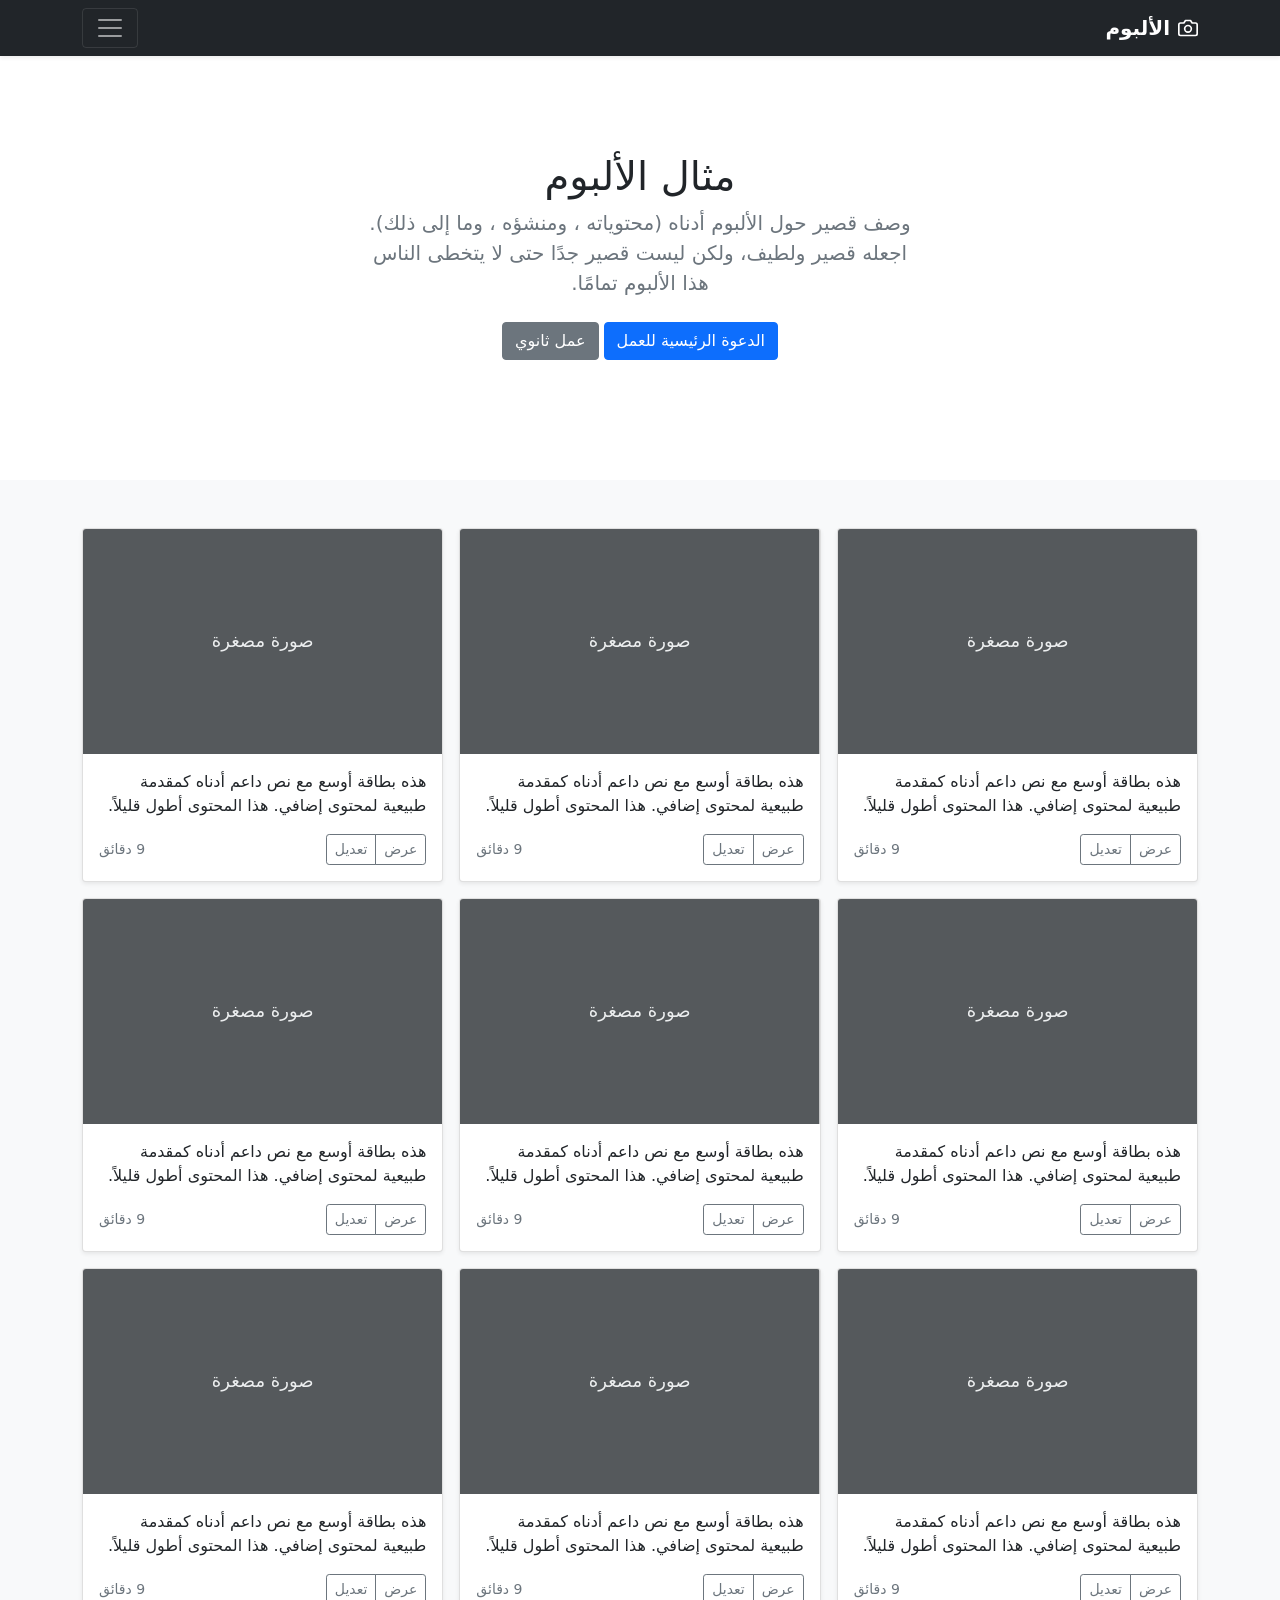
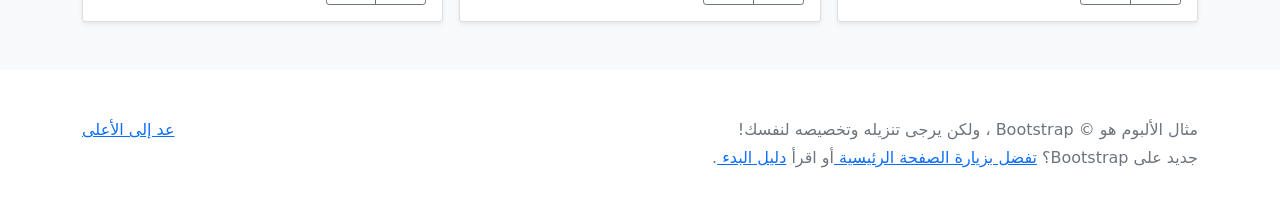
<file: practice_3/bootstrap-5.1.3-examples/album-rtl/index.html>
<!doctype html>
<html lang="ar" dir="rtl">
  <head>
    <meta charset="utf-8">
    <meta name="viewport" content="width=device-width, initial-scale=1">
    <meta name="description" content="">
    <meta name="author" content="Mark Otto, Jacob Thornton, and Bootstrap contributors">
    <meta name="generator" content="Hugo 0.88.1">
    <title>مثال الألبوم · Bootstrap v5.1</title>

    <link rel="canonical" href="https://getbootstrap.com/docs/5.1/examples/album-rtl/">

    

    <!-- Bootstrap core CSS -->
<link href="../assets/dist/css/bootstrap.rtl.min.css" rel="stylesheet">

    <style>
      .bd-placeholder-img {
        font-size: 1.125rem;
        text-anchor: middle;
        -webkit-user-select: none;
        -moz-user-select: none;
        user-select: none;
      }

      @media (min-width: 768px) {
        .bd-placeholder-img-lg {
          font-size: 3.5rem;
        }
      }
    </style>

    
  </head>
  <body>
    
<header>
  <div class="collapse bg-dark" id="navbarHeader">
    <div class="container">
      <div class="row">
        <div class="col-sm-8 col-md-7 py-4">
          <h4 class="text-white">حول</h4>
          <p class="text-muted">أضف بعض المعلومات حول الألبوم، المؤلف، أو أي سياق خلفية آخر. اجعلها بضع جمل حتى يتمكن الزوار من التقاط بعض التلميحات المفيدة. ثم اربطها ببعض مواقع التواصل الاجتماعي أو معلومات الاتصال.</p>
        </div>
        <div class="col-sm-4 offset-md-1 py-4">
          <h4 class="text-white">تواصل معي</h4>
          <ul class="list-unstyled">
            <li><a href="#" class="text-white">تابعني على تويتر</a></li>
            <li><a href="#" class="text-white">شاركني الإعجاب في فيسبوك</a></li>
            <li><a href="#" class="text-white">راسلني على البريد الإلكتروني</a></li>
          </ul>
        </div>
      </div>
    </div>
  </div>
  <div class="navbar navbar-dark bg-dark shadow-sm">
    <div class="container">
      <a href="#" class="navbar-brand d-flex align-items-center">
        <svg xmlns="http://www.w3.org/2000/svg" width="20" height="20" fill="none" stroke="currentColor" stroke-linecap="round" stroke-linejoin="round" stroke-width="2" aria-hidden="true" class="me-2" viewBox="0 0 24 24"><path d="M23 19a2 2 0 0 1-2 2H3a2 2 0 0 1-2-2V8a2 2 0 0 1 2-2h4l2-3h6l2 3h4a2 2 0 0 1 2 2z"/><circle cx="12" cy="13" r="4"/></svg>
        <strong>الألبوم</strong>
      </a>
      <button class="navbar-toggler" type="button" data-bs-toggle="collapse" data-bs-target="#navbarHeader" aria-controls="navbarHeader" aria-expanded="false" aria-label="تبديل التنقل">
        <span class="navbar-toggler-icon"></span>
      </button>
    </div>
  </div>
</header>

<main>

  <section class="py-5 text-center container">
    <div class="row py-lg-5">
      <div class="col-lg-6 col-md-8 mx-auto">
        <h1 class="fw-light">مثال الألبوم</h1>
        <p class="lead text-muted">وصف قصير حول الألبوم أدناه (محتوياته ، ومنشؤه ، وما إلى ذلك). اجعله قصير ولطيف، ولكن ليست قصير جدًا حتى لا يتخطى الناس هذا الألبوم تمامًا.</p>
        <p>
          <a href="#" class="btn btn-primary my-2">الدعوة الرئيسية للعمل</a>
          <a href="#" class="btn btn-secondary my-2">عمل ثانوي</a>
        </p>
      </div>
    </div>
  </section>

  <div class="album py-5 bg-light">
    <div class="container">

      <div class="row row-cols-1 row-cols-sm-2 row-cols-md-3 g-3">
        <div class="col">
          <div class="card shadow-sm">
            <svg class="bd-placeholder-img card-img-top" width="100%" height="225" xmlns="http://www.w3.org/2000/svg" role="img" aria-label="Placeholder: صورة مصغرة" preserveAspectRatio="xMidYMid slice" focusable="false"><title>Placeholder</title><rect width="100%" height="100%" fill="#55595c"/><text x="50%" y="50%" fill="#eceeef" dy=".3em">صورة مصغرة</text></svg>

            <div class="card-body">
              <p class="card-text">هذه بطاقة أوسع مع نص داعم أدناه كمقدمة طبيعية لمحتوى إضافي. هذا المحتوى أطول قليلاً.</p>
              <div class="d-flex justify-content-between align-items-center">
                <div class="btn-group">
                  <button type="button" class="btn btn-sm btn-outline-secondary">عرض</button>
                  <button type="button" class="btn btn-sm btn-outline-secondary">تعديل</button>
                </div>
                <small class="text-muted">9 دقائق</small>
              </div>
            </div>
          </div>
        </div>
        <div class="col">
          <div class="card shadow-sm">
            <svg class="bd-placeholder-img card-img-top" width="100%" height="225" xmlns="http://www.w3.org/2000/svg" role="img" aria-label="Placeholder: صورة مصغرة" preserveAspectRatio="xMidYMid slice" focusable="false"><title>Placeholder</title><rect width="100%" height="100%" fill="#55595c"/><text x="50%" y="50%" fill="#eceeef" dy=".3em">صورة مصغرة</text></svg>

            <div class="card-body">
              <p class="card-text">هذه بطاقة أوسع مع نص داعم أدناه كمقدمة طبيعية لمحتوى إضافي. هذا المحتوى أطول قليلاً.</p>
              <div class="d-flex justify-content-between align-items-center">
                <div class="btn-group">
                  <button type="button" class="btn btn-sm btn-outline-secondary">عرض</button>
                  <button type="button" class="btn btn-sm btn-outline-secondary">تعديل</button>
                </div>
                <small class="text-muted">9 دقائق</small>
              </div>
            </div>
          </div>
        </div>
        <div class="col">
          <div class="card shadow-sm">
            <svg class="bd-placeholder-img card-img-top" width="100%" height="225" xmlns="http://www.w3.org/2000/svg" role="img" aria-label="Placeholder: صورة مصغرة" preserveAspectRatio="xMidYMid slice" focusable="false"><title>Placeholder</title><rect width="100%" height="100%" fill="#55595c"/><text x="50%" y="50%" fill="#eceeef" dy=".3em">صورة مصغرة</text></svg>

            <div class="card-body">
              <p class="card-text">هذه بطاقة أوسع مع نص داعم أدناه كمقدمة طبيعية لمحتوى إضافي. هذا المحتوى أطول قليلاً.</p>
              <div class="d-flex justify-content-between align-items-center">
                <div class="btn-group">
                  <button type="button" class="btn btn-sm btn-outline-secondary">عرض</button>
                  <button type="button" class="btn btn-sm btn-outline-secondary">تعديل</button>
                </div>
                <small class="text-muted">9 دقائق</small>
              </div>
            </div>
          </div>
        </div>

        <div class="col">
          <div class="card shadow-sm">
            <svg class="bd-placeholder-img card-img-top" width="100%" height="225" xmlns="http://www.w3.org/2000/svg" role="img" aria-label="Placeholder: صورة مصغرة" preserveAspectRatio="xMidYMid slice" focusable="false"><title>Placeholder</title><rect width="100%" height="100%" fill="#55595c"/><text x="50%" y="50%" fill="#eceeef" dy=".3em">صورة مصغرة</text></svg>

            <div class="card-body">
              <p class="card-text">هذه بطاقة أوسع مع نص داعم أدناه كمقدمة طبيعية لمحتوى إضافي. هذا المحتوى أطول قليلاً.</p>
              <div class="d-flex justify-content-between align-items-center">
                <div class="btn-group">
                  <button type="button" class="btn btn-sm btn-outline-secondary">عرض</button>
                  <button type="button" class="btn btn-sm btn-outline-secondary">تعديل</button>
                </div>
                <small class="text-muted">9 دقائق</small>
              </div>
            </div>
          </div>
        </div>
        <div class="col">
          <div class="card shadow-sm">
            <svg class="bd-placeholder-img card-img-top" width="100%" height="225" xmlns="http://www.w3.org/2000/svg" role="img" aria-label="Placeholder: صورة مصغرة" preserveAspectRatio="xMidYMid slice" focusable="false"><title>Placeholder</title><rect width="100%" height="100%" fill="#55595c"/><text x="50%" y="50%" fill="#eceeef" dy=".3em">صورة مصغرة</text></svg>

            <div class="card-body">
              <p class="card-text">هذه بطاقة أوسع مع نص داعم أدناه كمقدمة طبيعية لمحتوى إضافي. هذا المحتوى أطول قليلاً.</p>
              <div class="d-flex justify-content-between align-items-center">
                <div class="btn-group">
                  <button type="button" class="btn btn-sm btn-outline-secondary">عرض</button>
                  <button type="button" class="btn btn-sm btn-outline-secondary">تعديل</button>
                </div>
                <small class="text-muted">9 دقائق</small>
              </div>
            </div>
          </div>
        </div>
        <div class="col">
          <div class="card shadow-sm">
            <svg class="bd-placeholder-img card-img-top" width="100%" height="225" xmlns="http://www.w3.org/2000/svg" role="img" aria-label="Placeholder: صورة مصغرة" preserveAspectRatio="xMidYMid slice" focusable="false"><title>Placeholder</title><rect width="100%" height="100%" fill="#55595c"/><text x="50%" y="50%" fill="#eceeef" dy=".3em">صورة مصغرة</text></svg>

            <div class="card-body">
              <p class="card-text">هذه بطاقة أوسع مع نص داعم أدناه كمقدمة طبيعية لمحتوى إضافي. هذا المحتوى أطول قليلاً.</p>
              <div class="d-flex justify-content-between align-items-center">
                <div class="btn-group">
                  <button type="button" class="btn btn-sm btn-outline-secondary">عرض</button>
                  <button type="button" class="btn btn-sm btn-outline-secondary">تعديل</button>
                </div>
                <small class="text-muted">9 دقائق</small>
              </div>
            </div>
          </div>
        </div>

        <div class="col">
          <div class="card shadow-sm">
            <svg class="bd-placeholder-img card-img-top" width="100%" height="225" xmlns="http://www.w3.org/2000/svg" role="img" aria-label="Placeholder: صورة مصغرة" preserveAspectRatio="xMidYMid slice" focusable="false"><title>Placeholder</title><rect width="100%" height="100%" fill="#55595c"/><text x="50%" y="50%" fill="#eceeef" dy=".3em">صورة مصغرة</text></svg>

            <div class="card-body">
              <p class="card-text">هذه بطاقة أوسع مع نص داعم أدناه كمقدمة طبيعية لمحتوى إضافي. هذا المحتوى أطول قليلاً.</p>
              <div class="d-flex justify-content-between align-items-center">
                <div class="btn-group">
                  <button type="button" class="btn btn-sm btn-outline-secondary">عرض</button>
                  <button type="button" class="btn btn-sm btn-outline-secondary">تعديل</button>
                </div>
                <small class="text-muted">9 دقائق</small>
              </div>
            </div>
          </div>
        </div>
        <div class="col">
          <div class="card shadow-sm">
            <svg class="bd-placeholder-img card-img-top" width="100%" height="225" xmlns="http://www.w3.org/2000/svg" role="img" aria-label="Placeholder: صورة مصغرة" preserveAspectRatio="xMidYMid slice" focusable="false"><title>Placeholder</title><rect width="100%" height="100%" fill="#55595c"/><text x="50%" y="50%" fill="#eceeef" dy=".3em">صورة مصغرة</text></svg>

            <div class="card-body">
              <p class="card-text">هذه بطاقة أوسع مع نص داعم أدناه كمقدمة طبيعية لمحتوى إضافي. هذا المحتوى أطول قليلاً.</p>
              <div class="d-flex justify-content-between align-items-center">
                <div class="btn-group">
                  <button type="button" class="btn btn-sm btn-outline-secondary">عرض</button>
                  <button type="button" class="btn btn-sm btn-outline-secondary">تعديل</button>
                </div>
                <small class="text-muted">9 دقائق</small>
              </div>
            </div>
          </div>
        </div>
        <div class="col">
          <div class="card shadow-sm">
            <svg class="bd-placeholder-img card-img-top" width="100%" height="225" xmlns="http://www.w3.org/2000/svg" role="img" aria-label="Placeholder: صورة مصغرة" preserveAspectRatio="xMidYMid slice" focusable="false"><title>Placeholder</title><rect width="100%" height="100%" fill="#55595c"/><text x="50%" y="50%" fill="#eceeef" dy=".3em">صورة مصغرة</text></svg>

            <div class="card-body">
              <p class="card-text">هذه بطاقة أوسع مع نص داعم أدناه كمقدمة طبيعية لمحتوى إضافي. هذا المحتوى أطول قليلاً.</p>
              <div class="d-flex justify-content-between align-items-center">
                <div class="btn-group">
                  <button type="button" class="btn btn-sm btn-outline-secondary">عرض</button>
                  <button type="button" class="btn btn-sm btn-outline-secondary">تعديل</button>
                </div>
                <small class="text-muted">9 دقائق</small>
              </div>
            </div>
          </div>
        </div>
      </div>
    </div>
  </div>

</main>

<footer class="text-muted py-5">
  <div class="container">
    <p class="float-end mb-1">
      <a href="#">عد إلى الأعلى</a>
    </p>
    <p class="mb-1">مثال الألبوم هو © Bootstrap ، ولكن يرجى تنزيله وتخصيصه لنفسك!</p>
    <p class="mb-0">جديد على Bootstrap؟ <a href="/"> تفضل بزيارة الصفحة الرئيسية </a> أو اقرأ <a href="../getting-started/introduction/ "> دليل البدء </a>.</p>
  </div>
</footer>


    <script src="../assets/dist/js/bootstrap.bundle.min.js"></script>

      
  </body>
</html>
</file>
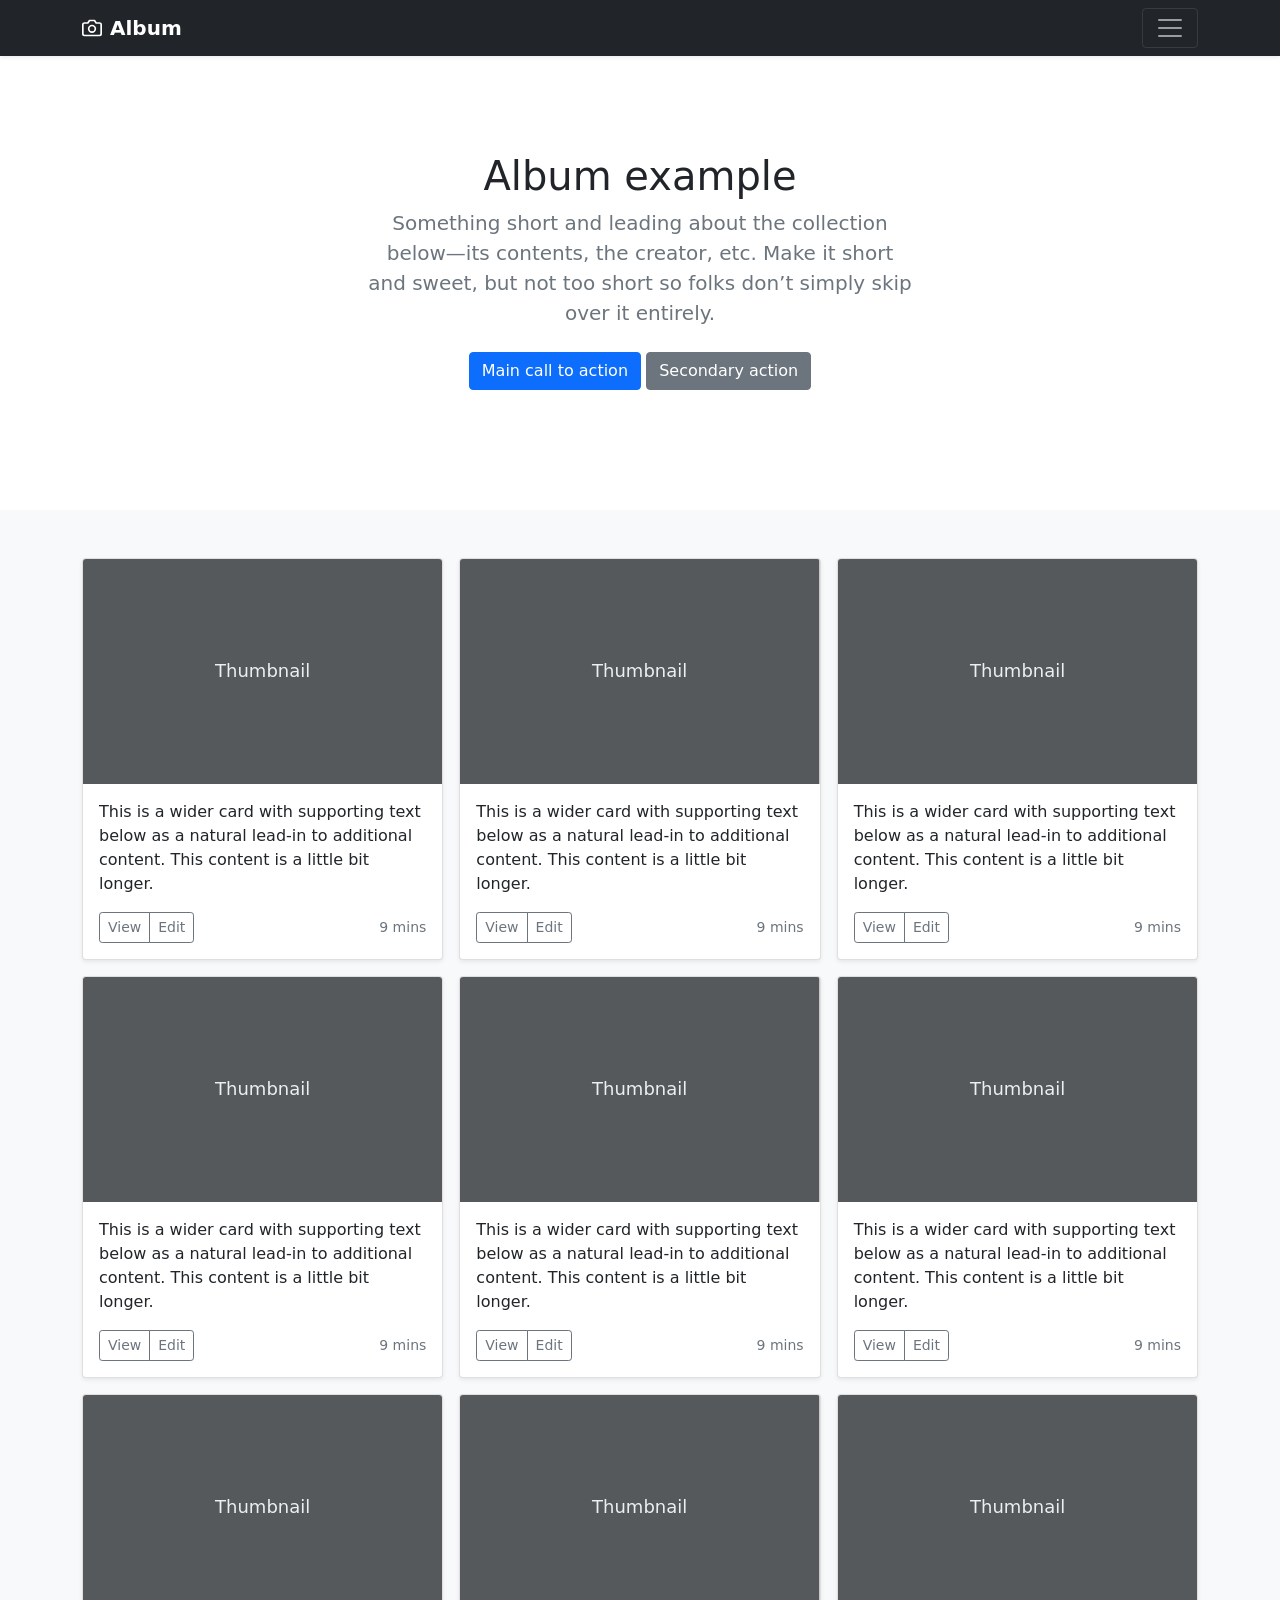
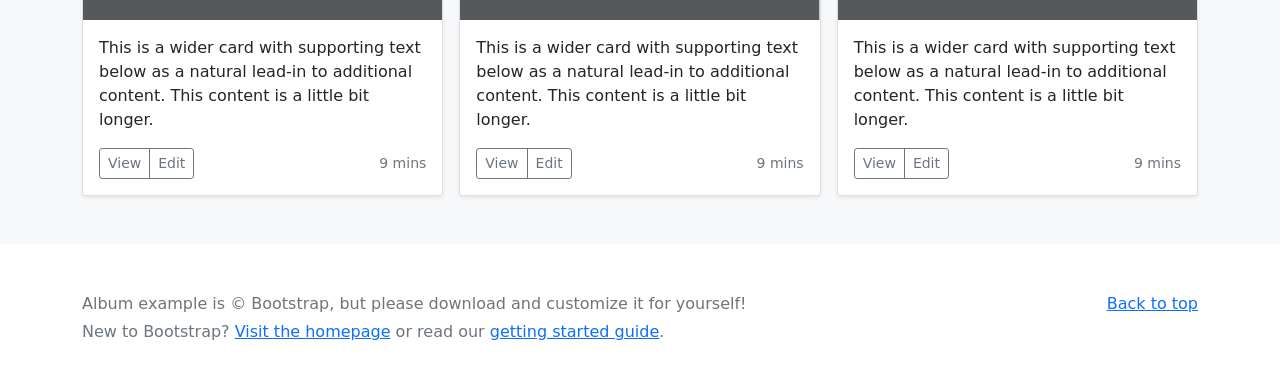
<file: practice_3/bootstrap-5.1.3-examples/album/index.html>
<!doctype html>
<html lang="en">
  <head>
    <meta charset="utf-8">
    <meta name="viewport" content="width=device-width, initial-scale=1">
    <meta name="description" content="">
    <meta name="author" content="Mark Otto, Jacob Thornton, and Bootstrap contributors">
    <meta name="generator" content="Hugo 0.88.1">
    <title>Album example · Bootstrap v5.1</title>

    <link rel="canonical" href="https://getbootstrap.com/docs/5.1/examples/album/">

    

    <!-- Bootstrap core CSS -->
<link href="../assets/dist/css/bootstrap.min.css" rel="stylesheet">

    <style>
      .bd-placeholder-img {
        font-size: 1.125rem;
        text-anchor: middle;
        -webkit-user-select: none;
        -moz-user-select: none;
        user-select: none;
      }

      @media (min-width: 768px) {
        .bd-placeholder-img-lg {
          font-size: 3.5rem;
        }
      }
    </style>

    
  </head>
  <body>
    
<header>
  <div class="collapse bg-dark" id="navbarHeader">
    <div class="container">
      <div class="row">
        <div class="col-sm-8 col-md-7 py-4">
          <h4 class="text-white">About</h4>
          <p class="text-muted">Add some information about the album below, the author, or any other background context. Make it a few sentences long so folks can pick up some informative tidbits. Then, link them off to some social networking sites or contact information.</p>
        </div>
        <div class="col-sm-4 offset-md-1 py-4">
          <h4 class="text-white">Contact</h4>
          <ul class="list-unstyled">
            <li><a href="#" class="text-white">Follow on Twitter</a></li>
            <li><a href="#" class="text-white">Like on Facebook</a></li>
            <li><a href="#" class="text-white">Email me</a></li>
          </ul>
        </div>
      </div>
    </div>
  </div>
  <div class="navbar navbar-dark bg-dark shadow-sm">
    <div class="container">
      <a href="#" class="navbar-brand d-flex align-items-center">
        <svg xmlns="http://www.w3.org/2000/svg" width="20" height="20" fill="none" stroke="currentColor" stroke-linecap="round" stroke-linejoin="round" stroke-width="2" aria-hidden="true" class="me-2" viewBox="0 0 24 24"><path d="M23 19a2 2 0 0 1-2 2H3a2 2 0 0 1-2-2V8a2 2 0 0 1 2-2h4l2-3h6l2 3h4a2 2 0 0 1 2 2z"/><circle cx="12" cy="13" r="4"/></svg>
        <strong>Album</strong>
      </a>
      <button class="navbar-toggler" type="button" data-bs-toggle="collapse" data-bs-target="#navbarHeader" aria-controls="navbarHeader" aria-expanded="false" aria-label="Toggle navigation">
        <span class="navbar-toggler-icon"></span>
      </button>
    </div>
  </div>
</header>

<main>

  <section class="py-5 text-center container">
    <div class="row py-lg-5">
      <div class="col-lg-6 col-md-8 mx-auto">
        <h1 class="fw-light">Album example</h1>
        <p class="lead text-muted">Something short and leading about the collection below—its contents, the creator, etc. Make it short and sweet, but not too short so folks don’t simply skip over it entirely.</p>
        <p>
          <a href="#" class="btn btn-primary my-2">Main call to action</a>
          <a href="#" class="btn btn-secondary my-2">Secondary action</a>
        </p>
      </div>
    </div>
  </section>

  <div class="album py-5 bg-light">
    <div class="container">

      <div class="row row-cols-1 row-cols-sm-2 row-cols-md-3 g-3">
        <div class="col">
          <div class="card shadow-sm">
            <svg class="bd-placeholder-img card-img-top" width="100%" height="225" xmlns="http://www.w3.org/2000/svg" role="img" aria-label="Placeholder: Thumbnail" preserveAspectRatio="xMidYMid slice" focusable="false"><title>Placeholder</title><rect width="100%" height="100%" fill="#55595c"/><text x="50%" y="50%" fill="#eceeef" dy=".3em">Thumbnail</text></svg>

            <div class="card-body">
              <p class="card-text">This is a wider card with supporting text below as a natural lead-in to additional content. This content is a little bit longer.</p>
              <div class="d-flex justify-content-between align-items-center">
                <div class="btn-group">
                  <button type="button" class="btn btn-sm btn-outline-secondary">View</button>
                  <button type="button" class="btn btn-sm btn-outline-secondary">Edit</button>
                </div>
                <small class="text-muted">9 mins</small>
              </div>
            </div>
          </div>
        </div>
        <div class="col">
          <div class="card shadow-sm">
            <svg class="bd-placeholder-img card-img-top" width="100%" height="225" xmlns="http://www.w3.org/2000/svg" role="img" aria-label="Placeholder: Thumbnail" preserveAspectRatio="xMidYMid slice" focusable="false"><title>Placeholder</title><rect width="100%" height="100%" fill="#55595c"/><text x="50%" y="50%" fill="#eceeef" dy=".3em">Thumbnail</text></svg>

            <div class="card-body">
              <p class="card-text">This is a wider card with supporting text below as a natural lead-in to additional content. This content is a little bit longer.</p>
              <div class="d-flex justify-content-between align-items-center">
                <div class="btn-group">
                  <button type="button" class="btn btn-sm btn-outline-secondary">View</button>
                  <button type="button" class="btn btn-sm btn-outline-secondary">Edit</button>
                </div>
                <small class="text-muted">9 mins</small>
              </div>
            </div>
          </div>
        </div>
        <div class="col">
          <div class="card shadow-sm">
            <svg class="bd-placeholder-img card-img-top" width="100%" height="225" xmlns="http://www.w3.org/2000/svg" role="img" aria-label="Placeholder: Thumbnail" preserveAspectRatio="xMidYMid slice" focusable="false"><title>Placeholder</title><rect width="100%" height="100%" fill="#55595c"/><text x="50%" y="50%" fill="#eceeef" dy=".3em">Thumbnail</text></svg>

            <div class="card-body">
              <p class="card-text">This is a wider card with supporting text below as a natural lead-in to additional content. This content is a little bit longer.</p>
              <div class="d-flex justify-content-between align-items-center">
                <div class="btn-group">
                  <button type="button" class="btn btn-sm btn-outline-secondary">View</button>
                  <button type="button" class="btn btn-sm btn-outline-secondary">Edit</button>
                </div>
                <small class="text-muted">9 mins</small>
              </div>
            </div>
          </div>
        </div>

        <div class="col">
          <div class="card shadow-sm">
            <svg class="bd-placeholder-img card-img-top" width="100%" height="225" xmlns="http://www.w3.org/2000/svg" role="img" aria-label="Placeholder: Thumbnail" preserveAspectRatio="xMidYMid slice" focusable="false"><title>Placeholder</title><rect width="100%" height="100%" fill="#55595c"/><text x="50%" y="50%" fill="#eceeef" dy=".3em">Thumbnail</text></svg>

            <div class="card-body">
              <p class="card-text">This is a wider card with supporting text below as a natural lead-in to additional content. This content is a little bit longer.</p>
              <div class="d-flex justify-content-between align-items-center">
                <div class="btn-group">
                  <button type="button" class="btn btn-sm btn-outline-secondary">View</button>
                  <button type="button" class="btn btn-sm btn-outline-secondary">Edit</button>
                </div>
                <small class="text-muted">9 mins</small>
              </div>
            </div>
          </div>
        </div>
        <div class="col">
          <div class="card shadow-sm">
            <svg class="bd-placeholder-img card-img-top" width="100%" height="225" xmlns="http://www.w3.org/2000/svg" role="img" aria-label="Placeholder: Thumbnail" preserveAspectRatio="xMidYMid slice" focusable="false"><title>Placeholder</title><rect width="100%" height="100%" fill="#55595c"/><text x="50%" y="50%" fill="#eceeef" dy=".3em">Thumbnail</text></svg>

            <div class="card-body">
              <p class="card-text">This is a wider card with supporting text below as a natural lead-in to additional content. This content is a little bit longer.</p>
              <div class="d-flex justify-content-between align-items-center">
                <div class="btn-group">
                  <button type="button" class="btn btn-sm btn-outline-secondary">View</button>
                  <button type="button" class="btn btn-sm btn-outline-secondary">Edit</button>
                </div>
                <small class="text-muted">9 mins</small>
              </div>
            </div>
          </div>
        </div>
        <div class="col">
          <div class="card shadow-sm">
            <svg class="bd-placeholder-img card-img-top" width="100%" height="225" xmlns="http://www.w3.org/2000/svg" role="img" aria-label="Placeholder: Thumbnail" preserveAspectRatio="xMidYMid slice" focusable="false"><title>Placeholder</title><rect width="100%" height="100%" fill="#55595c"/><text x="50%" y="50%" fill="#eceeef" dy=".3em">Thumbnail</text></svg>

            <div class="card-body">
              <p class="card-text">This is a wider card with supporting text below as a natural lead-in to additional content. This content is a little bit longer.</p>
              <div class="d-flex justify-content-between align-items-center">
                <div class="btn-group">
                  <button type="button" class="btn btn-sm btn-outline-secondary">View</button>
                  <button type="button" class="btn btn-sm btn-outline-secondary">Edit</button>
                </div>
                <small class="text-muted">9 mins</small>
              </div>
            </div>
          </div>
        </div>

        <div class="col">
          <div class="card shadow-sm">
            <svg class="bd-placeholder-img card-img-top" width="100%" height="225" xmlns="http://www.w3.org/2000/svg" role="img" aria-label="Placeholder: Thumbnail" preserveAspectRatio="xMidYMid slice" focusable="false"><title>Placeholder</title><rect width="100%" height="100%" fill="#55595c"/><text x="50%" y="50%" fill="#eceeef" dy=".3em">Thumbnail</text></svg>

            <div class="card-body">
              <p class="card-text">This is a wider card with supporting text below as a natural lead-in to additional content. This content is a little bit longer.</p>
              <div class="d-flex justify-content-between align-items-center">
                <div class="btn-group">
                  <button type="button" class="btn btn-sm btn-outline-secondary">View</button>
                  <button type="button" class="btn btn-sm btn-outline-secondary">Edit</button>
                </div>
                <small class="text-muted">9 mins</small>
              </div>
            </div>
          </div>
        </div>
        <div class="col">
          <div class="card shadow-sm">
            <svg class="bd-placeholder-img card-img-top" width="100%" height="225" xmlns="http://www.w3.org/2000/svg" role="img" aria-label="Placeholder: Thumbnail" preserveAspectRatio="xMidYMid slice" focusable="false"><title>Placeholder</title><rect width="100%" height="100%" fill="#55595c"/><text x="50%" y="50%" fill="#eceeef" dy=".3em">Thumbnail</text></svg>

            <div class="card-body">
              <p class="card-text">This is a wider card with supporting text below as a natural lead-in to additional content. This content is a little bit longer.</p>
              <div class="d-flex justify-content-between align-items-center">
                <div class="btn-group">
                  <button type="button" class="btn btn-sm btn-outline-secondary">View</button>
                  <button type="button" class="btn btn-sm btn-outline-secondary">Edit</button>
                </div>
                <small class="text-muted">9 mins</small>
              </div>
            </div>
          </div>
        </div>
        <div class="col">
          <div class="card shadow-sm">
            <svg class="bd-placeholder-img card-img-top" width="100%" height="225" xmlns="http://www.w3.org/2000/svg" role="img" aria-label="Placeholder: Thumbnail" preserveAspectRatio="xMidYMid slice" focusable="false"><title>Placeholder</title><rect width="100%" height="100%" fill="#55595c"/><text x="50%" y="50%" fill="#eceeef" dy=".3em">Thumbnail</text></svg>

            <div class="card-body">
              <p class="card-text">This is a wider card with supporting text below as a natural lead-in to additional content. This content is a little bit longer.</p>
              <div class="d-flex justify-content-between align-items-center">
                <div class="btn-group">
                  <button type="button" class="btn btn-sm btn-outline-secondary">View</button>
                  <button type="button" class="btn btn-sm btn-outline-secondary">Edit</button>
                </div>
                <small class="text-muted">9 mins</small>
              </div>
            </div>
          </div>
        </div>
      </div>
    </div>
  </div>

</main>

<footer class="text-muted py-5">
  <div class="container">
    <p class="float-end mb-1">
      <a href="#">Back to top</a>
    </p>
    <p class="mb-1">Album example is &copy; Bootstrap, but please download and customize it for yourself!</p>
    <p class="mb-0">New to Bootstrap? <a href="/">Visit the homepage</a> or read our <a href="../getting-started/introduction/">getting started guide</a>.</p>
  </div>
</footer>


    <script src="../assets/dist/js/bootstrap.bundle.min.js"></script>

      
  </body>
</html>
</file>
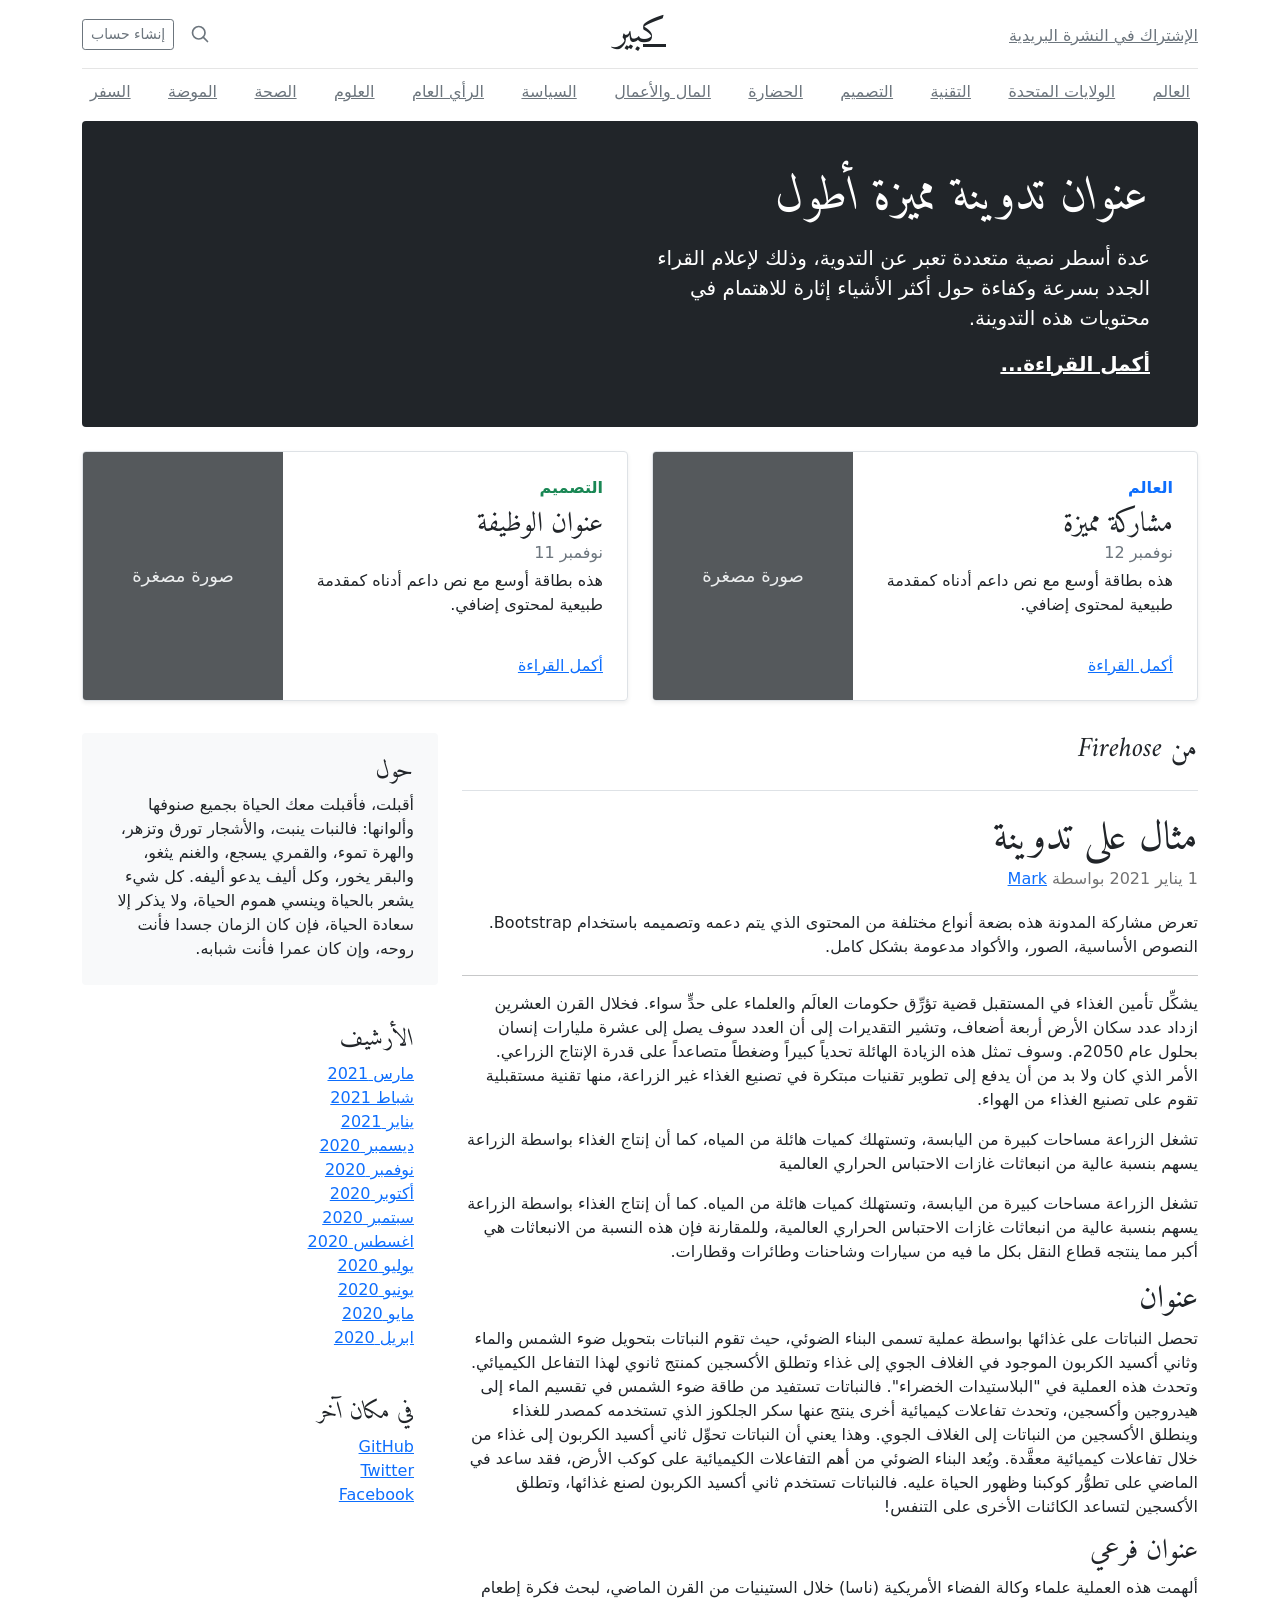
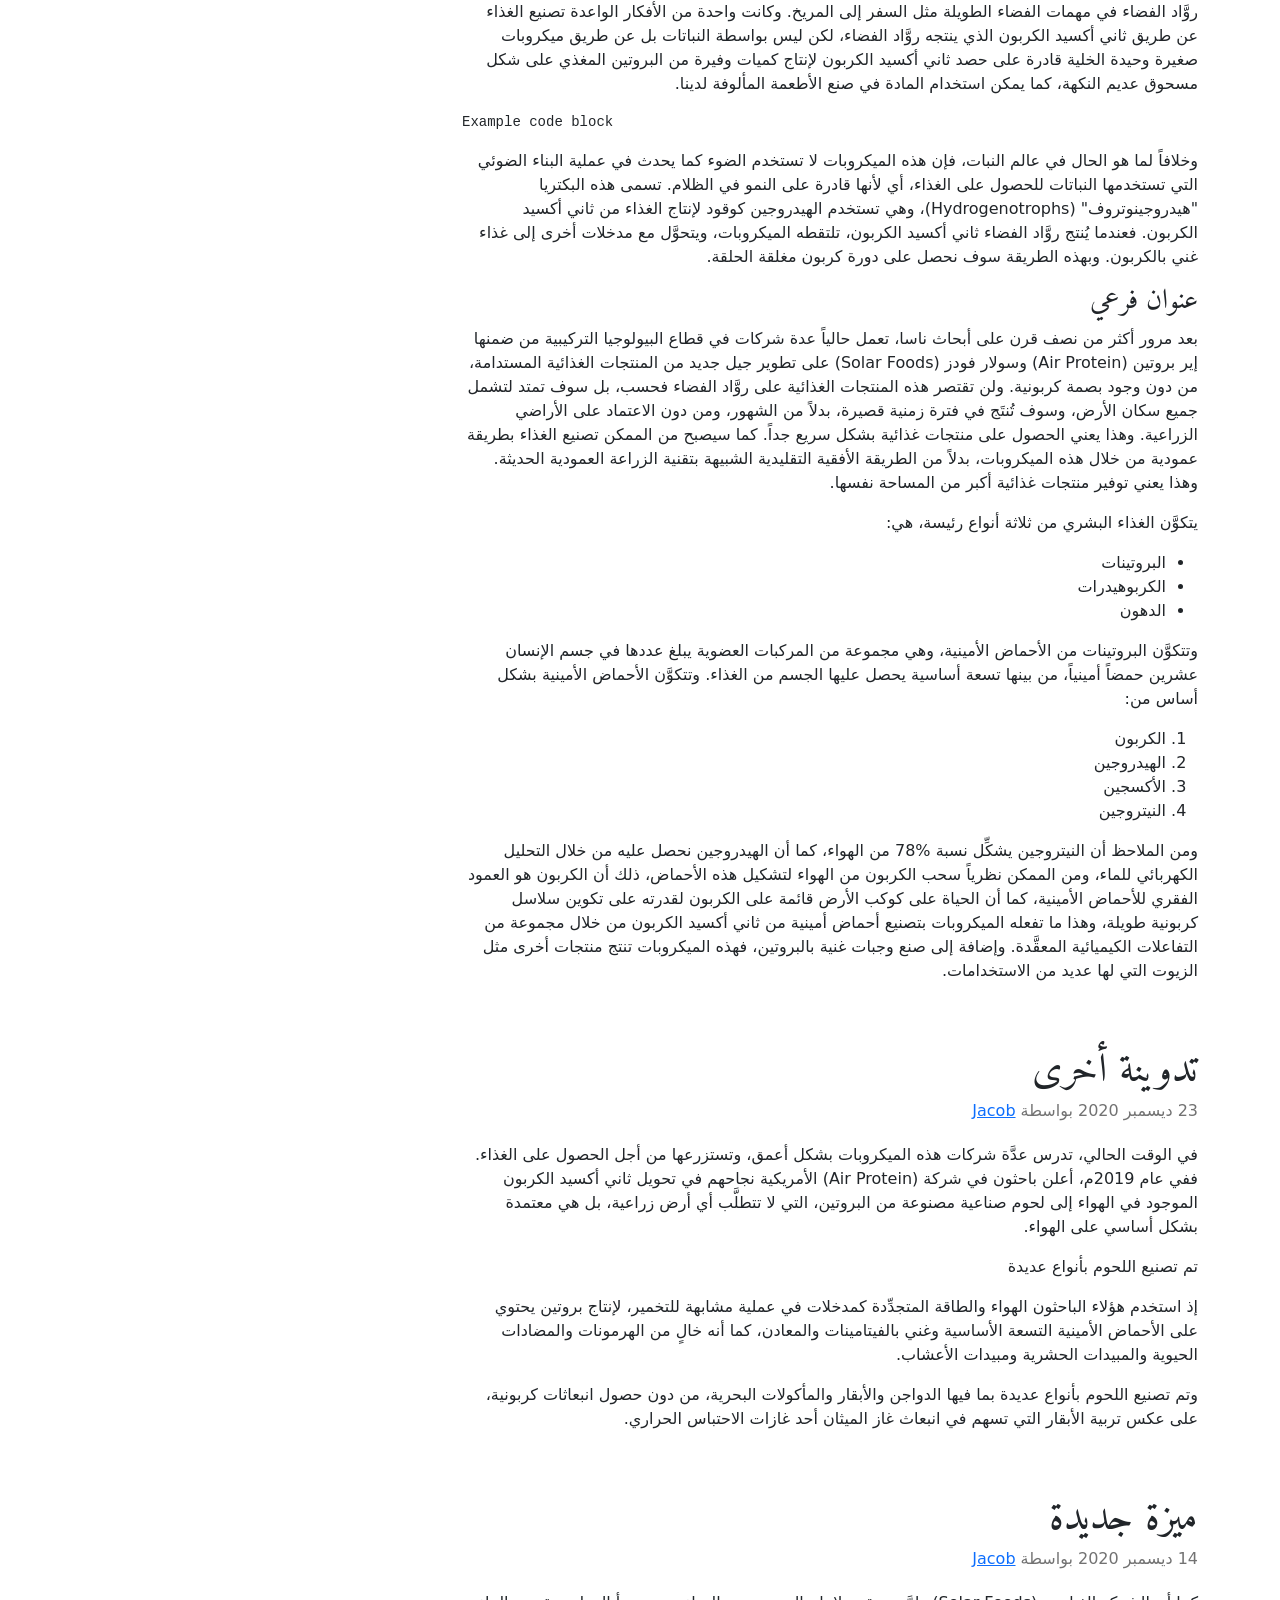
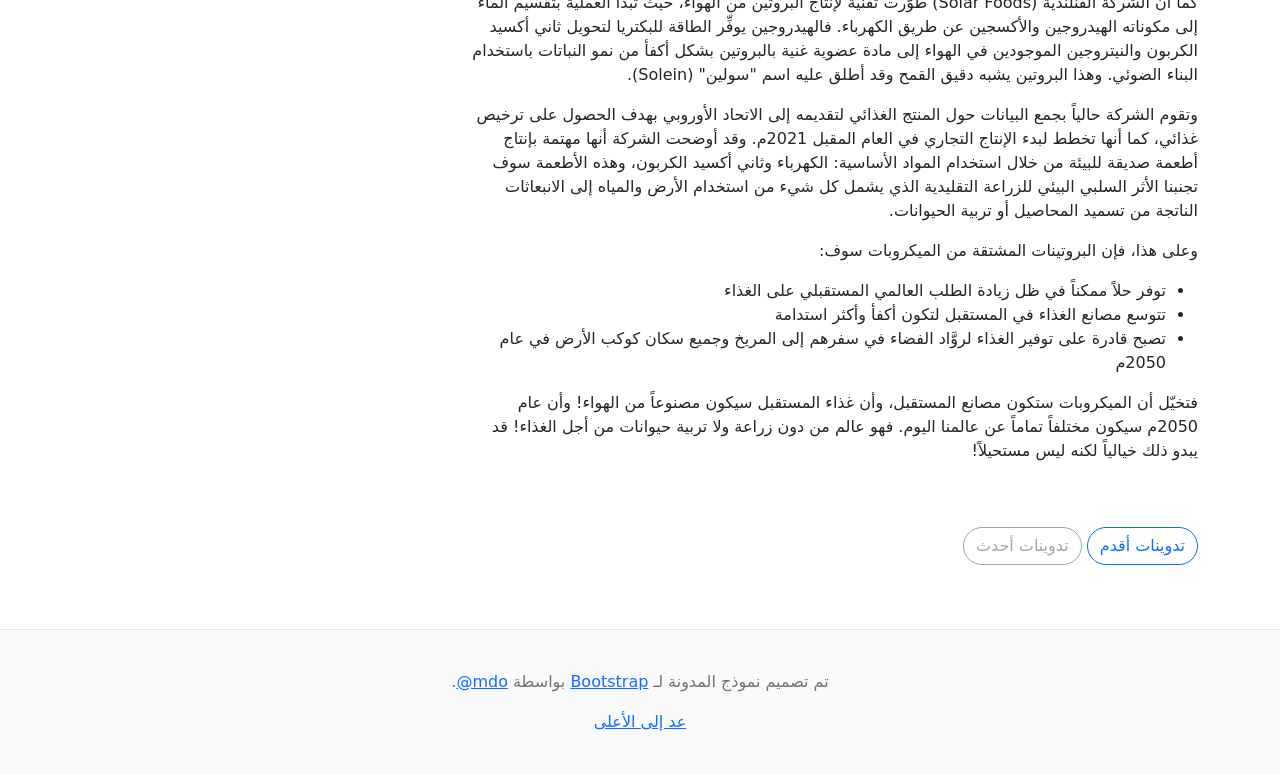
<file: practice_3/bootstrap-5.1.3-examples/blog-rtl/index.html>
<!doctype html>
<html lang="ar" dir="rtl">
  <head>
    <meta charset="utf-8">
    <meta name="viewport" content="width=device-width, initial-scale=1">
    <meta name="description" content="">
    <meta name="author" content="Mark Otto, Jacob Thornton, and Bootstrap contributors">
    <meta name="generator" content="Hugo 0.88.1">
    <title>قالب المدونة · Bootstrap v5.1</title>

    <link rel="canonical" href="https://getbootstrap.com/docs/5.1/examples/blog-rtl/">

    

    <!-- Bootstrap core CSS -->
<link href="../assets/dist/css/bootstrap.rtl.min.css" rel="stylesheet">

    <style>
      .bd-placeholder-img {
        font-size: 1.125rem;
        text-anchor: middle;
        -webkit-user-select: none;
        -moz-user-select: none;
        user-select: none;
      }

      @media (min-width: 768px) {
        .bd-placeholder-img-lg {
          font-size: 3.5rem;
        }
      }
    </style>

    
    <!-- Custom styles for this template -->
    <link href="https://fonts.googleapis.com/css?family=Amiri:wght@400;700&amp;display=swap" rel="stylesheet">
    <!-- Custom styles for this template -->
    <link href="../blog/blog.rtl.css" rel="stylesheet">
  </head>
  <body>
    
<div class="container">
  <header class="blog-header py-3">
    <div class="row flex-nowrap justify-content-between align-items-center">
      <div class="col-4 pt-1">
        <a class="link-secondary" href="#">الإشتراك في النشرة البريدية</a>
      </div>
      <div class="col-4 text-center">
        <a class="blog-header-logo text-dark" href="#">كبير</a>
      </div>
      <div class="col-4 d-flex justify-content-end align-items-center">
        <a class="link-secondary" href="#" aria-label="بحث">
          <svg xmlns="http://www.w3.org/2000/svg" width="20" height="20" fill="none" stroke="currentColor" stroke-linecap="round" stroke-linejoin="round" stroke-width="2" class="mx-3" role="img" viewBox="0 0 24 24"><title>بحث</title><circle cx="10.5" cy="10.5" r="7.5"/><path d="M21 21l-5.2-5.2"/></svg>
        </a>
        <a class="btn btn-sm btn-outline-secondary" href="#">إنشاء حساب</a>
      </div>
    </div>
  </header>

  <div class="nav-scroller py-1 mb-2">
    <nav class="nav d-flex justify-content-between">
      <a class="p-2 link-secondary" href="#">العالم</a>
      <a class="p-2 link-secondary" href="#">الولايات المتحدة</a>
      <a class="p-2 link-secondary" href="#">التقنية</a>
      <a class="p-2 link-secondary" href="#">التصميم</a>
      <a class="p-2 link-secondary" href="#">الحضارة</a>
      <a class="p-2 link-secondary" href="#">المال والأعمال</a>
      <a class="p-2 link-secondary" href="#">السياسة</a>
      <a class="p-2 link-secondary" href="#">الرأي العام</a>
      <a class="p-2 link-secondary" href="#">العلوم</a>
      <a class="p-2 link-secondary" href="#">الصحة</a>
      <a class="p-2 link-secondary" href="#">الموضة</a>
      <a class="p-2 link-secondary" href="#">السفر</a>
    </nav>
  </div>
</div>

<main class="container">
  <div class="p-4 p-md-5 mb-4 text-white rounded bg-dark">
    <div class="col-md-6 px-0">
      <h1 class="display-4 fst-italic">عنوان تدوينة مميزة أطول</h1>
      <p class="lead my-3">عدة أسطر نصية متعددة تعبر عن التدوية، وذلك لإعلام القراء الجدد بسرعة وكفاءة حول أكثر الأشياء إثارة للاهتمام في محتويات هذه التدوينة.</p>
      <p class="lead mb-0"><a href="#" class="text-white fw-bold">أكمل القراءة...</a></p>
    </div>
  </div>

  <div class="row mb-2">
    <div class="col-md-6">
      <div class="row g-0 border rounded overflow-hidden flex-md-row mb-4 shadow-sm h-md-250 position-relative">
        <div class="col p-4 d-flex flex-column position-static">
          <strong class="d-inline-block mb-2 text-primary">العالم</strong>
          <h3 class="mb-0">مشاركة مميزة</h3>
          <div class="mb-1 text-muted">نوفمبر 12</div>
          <p class="card-text mb-auto">هذه بطاقة أوسع مع نص داعم أدناه كمقدمة طبيعية لمحتوى إضافي.</p>
          <a href="#" class="stretched-link">أكمل القراءة</a>
        </div>
        <div class="col-auto d-none d-lg-block">
          <svg class="bd-placeholder-img" width="200" height="250" xmlns="http://www.w3.org/2000/svg" role="img" aria-label="Placeholder: صورة مصغرة" preserveAspectRatio="xMidYMid slice" focusable="false"><title>Placeholder</title><rect width="100%" height="100%" fill="#55595c"/><text x="50%" y="50%" fill="#eceeef" dy=".3em">صورة مصغرة</text></svg>

        </div>
      </div>
    </div>
    <div class="col-md-6">
      <div class="row g-0 border rounded overflow-hidden flex-md-row mb-4 shadow-sm h-md-250 position-relative">
        <div class="col p-4 d-flex flex-column position-static">
          <strong class="d-inline-block mb-2 text-success">التصميم</strong>
          <h3 class="mb-0">عنوان الوظيفة</h3>
          <div class="mb-1 text-muted">نوفمبر 11</div>
          <p class="mb-auto">هذه بطاقة أوسع مع نص داعم أدناه كمقدمة طبيعية لمحتوى إضافي.</p>
          <a href="#" class="stretched-link">أكمل القراءة</a>
        </div>
        <div class="col-auto d-none d-lg-block">
          <svg class="bd-placeholder-img" width="200" height="250" xmlns="http://www.w3.org/2000/svg" role="img" aria-label="Placeholder: صورة مصغرة" preserveAspectRatio="xMidYMid slice" focusable="false"><title>Placeholder</title><rect width="100%" height="100%" fill="#55595c"/><text x="50%" y="50%" fill="#eceeef" dy=".3em">صورة مصغرة</text></svg>

        </div>
      </div>
    </div>
  </div>

  <div class="row">
    <div class="col-md-8">
      <h3 class="pb-4 mb-4 fst-italic border-bottom">
        من Firehose
      </h3>

      <article class="blog-post">
        <h2 class="blog-post-title">مثال على تدوينة</h2>
        <p class="blog-post-meta">1 يناير 2021 بواسطة <a href="#"> Mark </a></p>

        <p>تعرض مشاركة المدونة هذه بضعة أنواع مختلفة من المحتوى الذي يتم دعمه وتصميمه باستخدام Bootstrap. النصوص الأساسية، الصور، والأكواد مدعومة بشكل كامل.</p>
        <hr>
        <p>يشكِّل تأمين الغذاء في المستقبل قضية تؤرِّق حكومات العالَم والعلماء على حدٍّ سواء. فخلال القرن العشرين ازداد عدد سكان الأرض أربعة أضعاف، وتشير التقديرات إلى أن العدد سوف يصل إلى عشرة مليارات إنسان بحلول عام 2050م. وسوف تمثل هذه الزيادة الهائلة تحدياً كبيراً وضغطاً متصاعداً على قدرة الإنتاج الزراعي. الأمر الذي كان ولا بد من أن يدفع إلى تطوير تقنيات مبتكرة في تصنيع الغذاء غير الزراعة، منها تقنية مستقبلية تقوم على تصنيع الغذاء من الهواء.</p>
        <blockquote>
          <p>تشغل الزراعة مساحات كبيرة من اليابسة، وتستهلك كميات هائلة من المياه، كما أن إنتاج الغذاء بواسطة الزراعة يسهم بنسبة عالية من انبعاثات غازات الاحتباس الحراري العالمية</p>
        </blockquote>
        <p>تشغل الزراعة مساحات كبيرة من اليابسة، وتستهلك كميات هائلة من المياه. كما أن إنتاج الغذاء بواسطة الزراعة يسهم بنسبة عالية من انبعاثات غازات الاحتباس الحراري العالمية، وللمقارنة فإن هذه النسبة من الانبعاثات هي أكبر مما ينتجه قطاع النقل بكل ما فيه من سيارات وشاحنات وطائرات وقطارات.</p>
        <h2>عنوان</h2>
        <p>تحصل النباتات على غذائها بواسطة عملية تسمى البناء الضوئي، حيث تقوم النباتات بتحويل ضوء الشمس والماء وثاني أكسيد الكربون الموجود في الغلاف الجوي إلى غذاء وتطلق الأكسجين كمنتج ثانوي لهذا التفاعل الكيميائي. وتحدث هذه العملية في "البلاستيدات الخضراء". فالنباتات تستفيد من طاقة ضوء الشمس في تقسيم الماء إلى هيدروجين وأكسجين، وتحدث تفاعلات كيميائية أخرى ينتج عنها سكر الجلكوز الذي تستخدمه كمصدر للغذاء وينطلق الأكسجين من النباتات إلى الغلاف الجوي. وهذا يعني أن النباتات تحوِّل ثاني أكسيد الكربون إلى غذاء من خلال تفاعلات كيميائية معقَّدة. ويُعد البناء الضوئي من أهم التفاعلات الكيميائية على كوكب الأرض، فقد ساعد في الماضي على تطوُّر كوكبنا وظهور الحياة عليه. فالنباتات تستخدم ثاني أكسيد الكربون لصنع غذائها، وتطلق الأكسجين لتساعد الكائنات الأخرى على التنفس!</p>
        <h3>عنوان فرعي</h3>
        <p>ألهمت هذه العملية علماء وكالة الفضاء الأمريكية (ناسا) خلال الستينيات من القرن الماضي، لبحث فكرة إطعام روَّاد الفضاء في مهمات الفضاء الطويلة مثل السفر إلى المريخ. وكانت واحدة من الأفكار الواعدة تصنيع الغذاء عن طريق ثاني أكسيد الكربون الذي ينتجه روَّاد الفضاء، لكن ليس بواسطة النباتات بل عن طريق ميكروبات صغيرة وحيدة الخلية قادرة على حصد ثاني أكسيد الكربون لإنتاج كميات وفيرة من البروتين المغذي على شكل مسحوق عديم النكهة، كما يمكن استخدام المادة في صنع الأطعمة المألوفة لدينا.</p>
        <pre><code>Example code block</code></pre>
        <p>وخلافاً لما هو الحال في عالم النبات، فإن هذه الميكروبات لا تستخدم الضوء كما يحدث في عملية البناء الضوئي التي تستخدمها النباتات للحصول على الغذاء، أي لأنها قادرة على النمو في الظلام. تسمى هذه البكتريا "هيدروجينوتروف" (Hydrogenotrophs)، وهي تستخدم الهيدروجين كوقود لإنتاج الغذاء من ثاني أكسيد الكربون. فعندما يُنتج روَّاد الفضاء ثاني أكسيد الكربون، تلتقطه الميكروبات، ويتحوَّل مع مدخلات أخرى إلى غذاء غني بالكربون. وبهذه الطريقة سوف نحصل على دورة كربون مغلقة الحلقة.</p>
        <h3>عنوان فرعي</h3>
        <p>بعد مرور أكثر من نصف قرن على أبحاث ناسا، تعمل حالياً عدة شركات في قطاع البيولوجيا التركيبية من ضمنها إير بروتين (Air Protein) وسولار فودز (Solar Foods) على تطوير جيل جديد من المنتجات الغذائية المستدامة، من دون وجود بصمة كربونية. ولن تقتصر هذه المنتجات الغذائية على روَّاد الفضاء فحسب، بل سوف تمتد لتشمل جميع سكان الأرض، وسوف تُنتَج في فترة زمنية قصيرة، بدلاً من الشهور، ومن دون الاعتماد على الأراضي الزراعية. وهذا يعني الحصول على منتجات غذائية بشكل سريع جداً. كما سيصبح من الممكن تصنيع الغذاء بطريقة عمودية من خلال هذه الميكروبات، بدلاً من الطريقة الأفقية التقليدية الشبيهة بتقنية الزراعة العمودية الحديثة. وهذا يعني توفير منتجات غذائية أكبر من المساحة نفسها.</p>
        <p>يتكوَّن الغذاء البشري من ثلاثة أنواع رئيسة، هي:</p>
        <ul>
          <li>البروتينات</li>
          <li>الكربوهيدرات</li>
          <li>الدهون</li>
        </ul>
        <p>وتتكوَّن البروتينات من الأحماض الأمينية، وهي مجموعة من المركبات العضوية يبلغ عددها في جسم الإنسان عشرين حمضاً أمينياً، من بينها تسعة أساسية يحصل عليها الجسم من الغذاء. وتتكوَّن الأحماض الأمينية بشكل أساس من:</p>
        <ol>
          <li>الكربون</li>
          <li>الهيدروجين</li>
          <li>الأكسجين</li>
          <li>النيتروجين</li>
        </ol>
        <p>ومن الملاحظ أن النيتروجين يشكِّل نسبة %78 من الهواء، كما أن الهيدروجين نحصل عليه من خلال التحليل الكهربائي للماء، ومن الممكن نظرياً سحب الكربون من الهواء لتشكيل هذه الأحماض، ذلك أن الكربون هو العمود الفقري للأحماض الأمينية، كما أن الحياة على كوكب الأرض قائمة على الكربون لقدرته على تكوين سلاسل كربونية طويلة، وهذا ما تفعله الميكروبات بتصنيع أحماض أمينية من ثاني أكسيد الكربون من خلال مجموعة من التفاعلات الكيميائية المعقَّدة. وإضافة إلى صنع وجبات غنية بالبروتين، فهذه الميكروبات تنتج منتجات أخرى مثل الزيوت التي لها عديد من الاستخدامات.</p>
      </article>

      <article class="blog-post">
        <h2 class="blog-post-title">تدوينة أخرى</h2>
        <p class="blog-post-meta">23 ديسمبر 2020 بواسطة <a href="#">Jacob</a></p>

        <p>في الوقت الحالي، تدرس عدَّة شركات هذه الميكروبات بشكل أعمق، وتستزرعها من أجل الحصول على الغذاء. ففي عام 2019م، أعلن باحثون في شركة (Air Protein) الأمريكية نجاحهم في تحويل ثاني أكسيد الكربون الموجود في الهواء إلى لحوم صناعية مصنوعة من البروتين، التي لا تتطلَّب أي أرض زراعية، بل هي معتمدة بشكل أساسي على الهواء.</p>
        <blockquote>
          <p>تم تصنيع اللحوم بأنواع عديدة</p>
        </blockquote>
        <p>إذ استخدم هؤلاء الباحثون الهواء والطاقة المتجدِّدة كمدخلات في عملية مشابهة للتخمير، لإنتاج بروتين يحتوي على الأحماض الأمينية التسعة الأساسية وغني بالفيتامينات والمعادن، كما أنه خالٍ من الهرمونات والمضادات الحيوية والمبيدات الحشرية ومبيدات الأعشاب.</p>
        <p> وتم تصنيع اللحوم بأنواع عديدة بما فيها الدواجن والأبقار والمأكولات البحرية، من دون حصول انبعاثات كربونية، على عكس تربية الأبقار التي تسهم في انبعاث غاز الميثان أحد غازات الاحتباس الحراري.</p>
      </article>

      <article class="blog-post">
        <h2 class="blog-post-title">ميزة جديدة</h2>
        <p class="blog-post-meta">14 ديسمبر 2020 بواسطة <a href="#">Jacob</a></p>

        <p>كما أن الشركة الفنلندية (Solar Foods) طوَّرت تقنية لإنتاج البروتين من الهواء، حيث تبدأ العملية بتقسيم الماء إلى مكوناته الهيدروجين والأكسجين عن طريق الكهرباء. فالهيدروجين يوفِّر الطاقة للبكتريا لتحويل ثاني أكسيد الكربون والنيتروجين الموجودين في الهواء إلى مادة عضوية غنية بالبروتين بشكل أكفأ من نمو النباتات باستخدام البناء الضوئي. وهذا البروتين يشبه دقيق القمح وقد أطلق عليه اسم "سولين" (Solein).</p>
        <p>وتقوم الشركة حالياً بجمع البيانات حول المنتج الغذائي لتقديمه إلى الاتحاد الأوروبي بهدف الحصول على ترخيص غذائي، كما أنها تخطط لبدء الإنتاج التجاري في العام المقبل 2021م. وقد أوضحت الشركة أنها مهتمة بإنتاج أطعمة صديقة للبيئة من خلال استخدام المواد الأساسية: الكهرباء وثاني أكسيد الكربون، وهذه الأطعمة سوف تجنبنا الأثر السلبي البيئي للزراعة التقليدية الذي يشمل كل شيء من استخدام الأرض والمياه إلى الانبعاثات الناتجة من تسميد المحاصيل أو تربية الحيوانات.</p>
        <p>وعلى هذا، فإن البروتينات المشتقة من الميكروبات سوف:</p>
        <ul>
          <li>توفر حلاً ممكناً في ظل زيادة الطلب العالمي المستقبلي على الغذاء</li>
          <li>تتوسع مصانع الغذاء في المستقبل لتكون أكفأ وأكثر استدامة</li>
          <li>تصبح قادرة على توفير الغذاء لروَّاد الفضاء في سفرهم إلى المريخ وجميع سكان كوكب الأرض في عام 2050م</li>
        </ul>
        <p>فتخيّل أن الميكروبات ستكون مصانع المستقبل، وأن غذاء المستقبل سيكون مصنوعاً من الهواء! وأن عام 2050م سيكون مختلفاً تماماً عن عالمنا اليوم. فهو عالم من دون زراعة ولا تربية حيوانات من أجل الغذاء! قد يبدو ذلك خيالياً لكنه ليس مستحيلاً!</p>
      </article>

      <nav class="blog-pagination" aria-label="Pagination">
        <a class="btn btn-outline-primary" href="#">تدوينات أقدم</a>
        <a class="btn btn-outline-secondary disabled">تدوينات أحدث</a>
      </nav>

    </div>

    <div class="col-md-4">
      <div class="position-sticky" style="top: 2rem;">
        <div class="p-4 mb-3 bg-light rounded">
          <h4 class="fst-italic">حول</h4>
          <p class="mb-0">أقبلت، فأقبلت معك الحياة بجميع صنوفها وألوانها: فالنبات ينبت، والأشجار تورق وتزهر، والهرة تموء، والقمري يسجع، والغنم يثغو، والبقر يخور، وكل أليف يدعو أليفه. كل شيء يشعر بالحياة وينسي هموم الحياة، ولا يذكر إلا سعادة الحياة، فإن كان الزمان جسدا فأنت روحه، وإن كان عمرا فأنت شبابه.</p>
        </div>

        <div class="p-4">
          <h4 class="fst-italic">الأرشيف</h4>
          <ol class="list-unstyled mb-0">
            <li><a href="#">مارس 2021</a></li>
            <li><a href="#">شباط 2021</a></li>
            <li><a href="#">يناير 2021</a></li>
            <li><a href="#">ديسمبر 2020</a></li>
            <li><a href="#">نوفمبر 2020</a></li>
            <li><a href="#">أكتوبر 2020</a></li>
            <li><a href="#">سبتمبر 2020</a></li>
            <li><a href="#">اغسطس 2020</a></li>
            <li><a href="#">يوليو 2020</a></li>
            <li><a href="#">يونيو 2020</a></li>
            <li><a href="#">مايو 2020</a></li>
            <li><a href="#">ابريل 2020</a></li>
          </ol>
        </div>

        <div class="p-4">
          <h4 class="fst-italic">في مكان آخر</h4>
          <ol class="list-unstyled">
            <li><a href="#">GitHub</a></li>
            <li><a href="#">Twitter</a></li>
            <li><a href="#">Facebook</a></li>
          </ol>
        </div>
      </div>
    </div>
  </div>

</main>

<footer class="blog-footer">
  <p>تم تصميم نموذج المدونة لـ <a href="https://getbootstrap.com/">Bootstrap</a> بواسطة <a href="https://twitter.com/mdo"><bdi lang="en" dir="ltr">@mdo</bdi></a>.</p>
  <p>
    <a href="#">عد إلى الأعلى</a>
  </p>
</footer>


    
  </body>
</html>
</file>
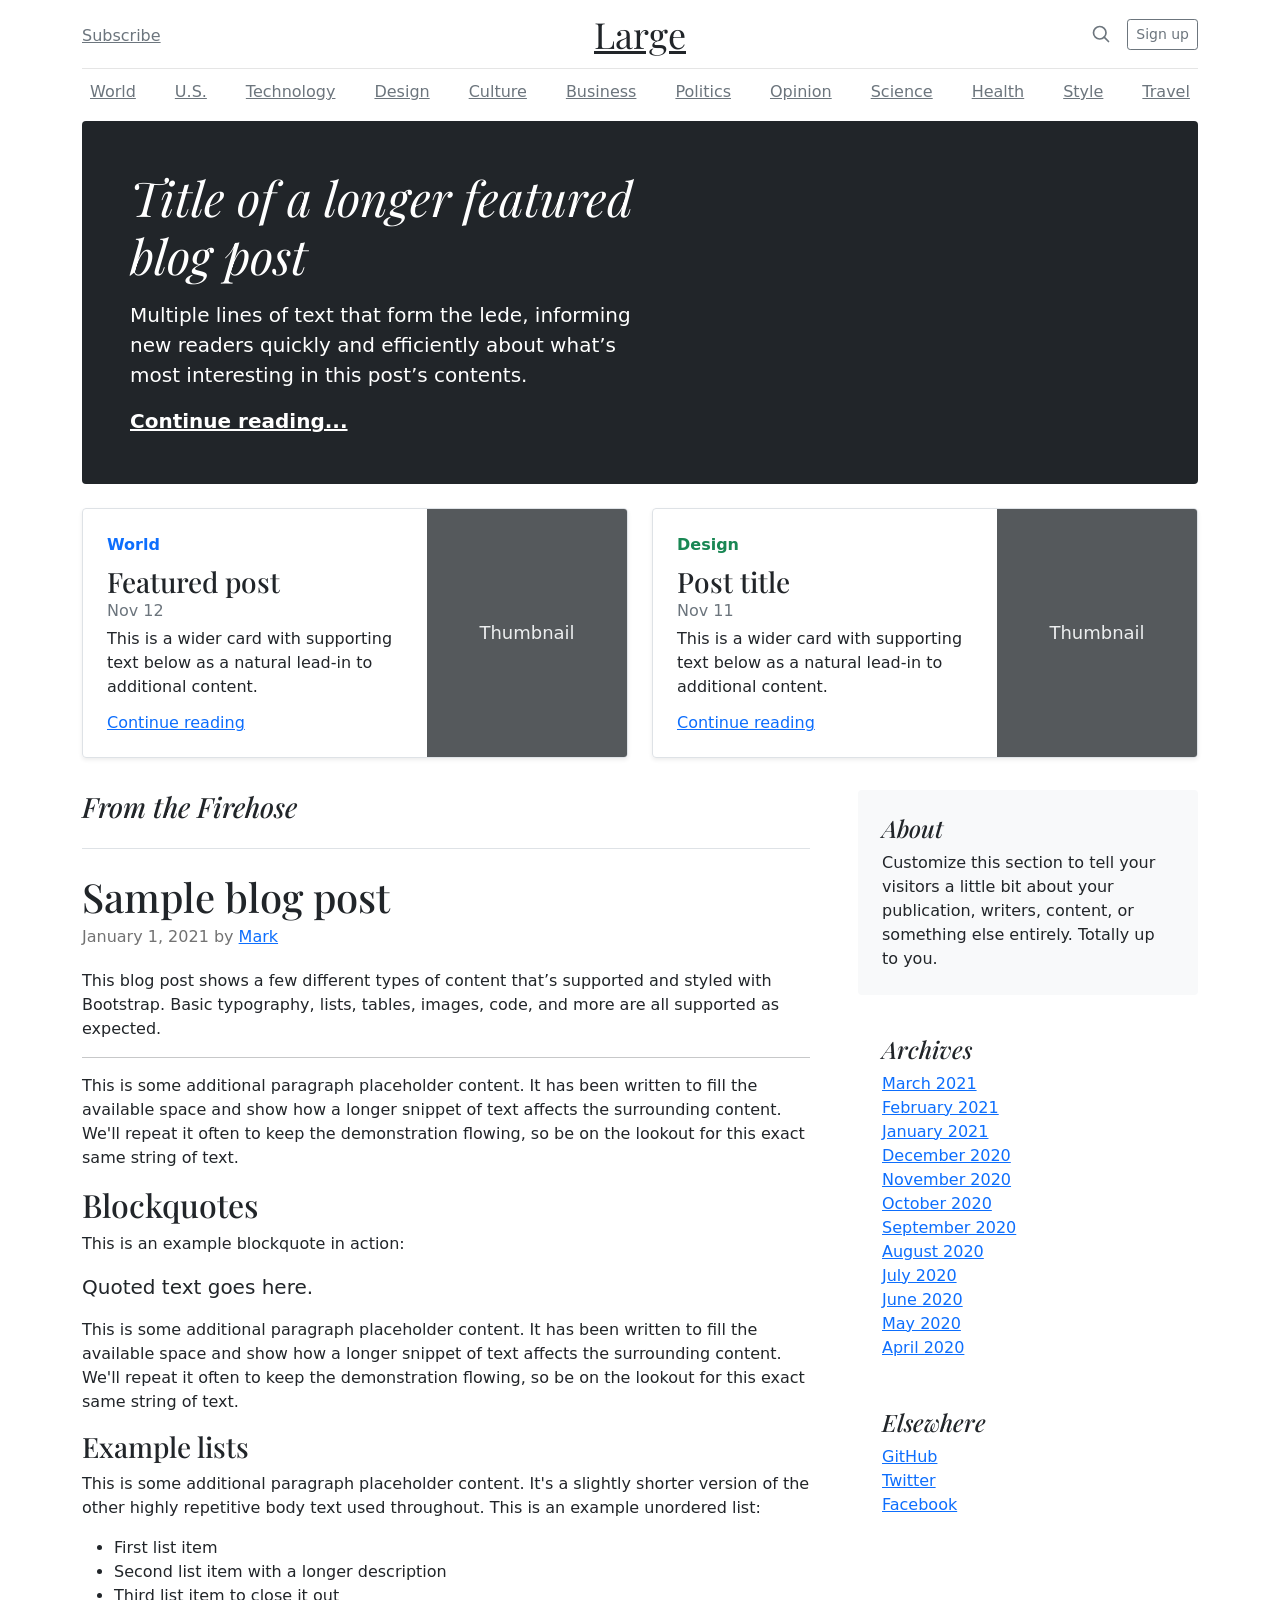
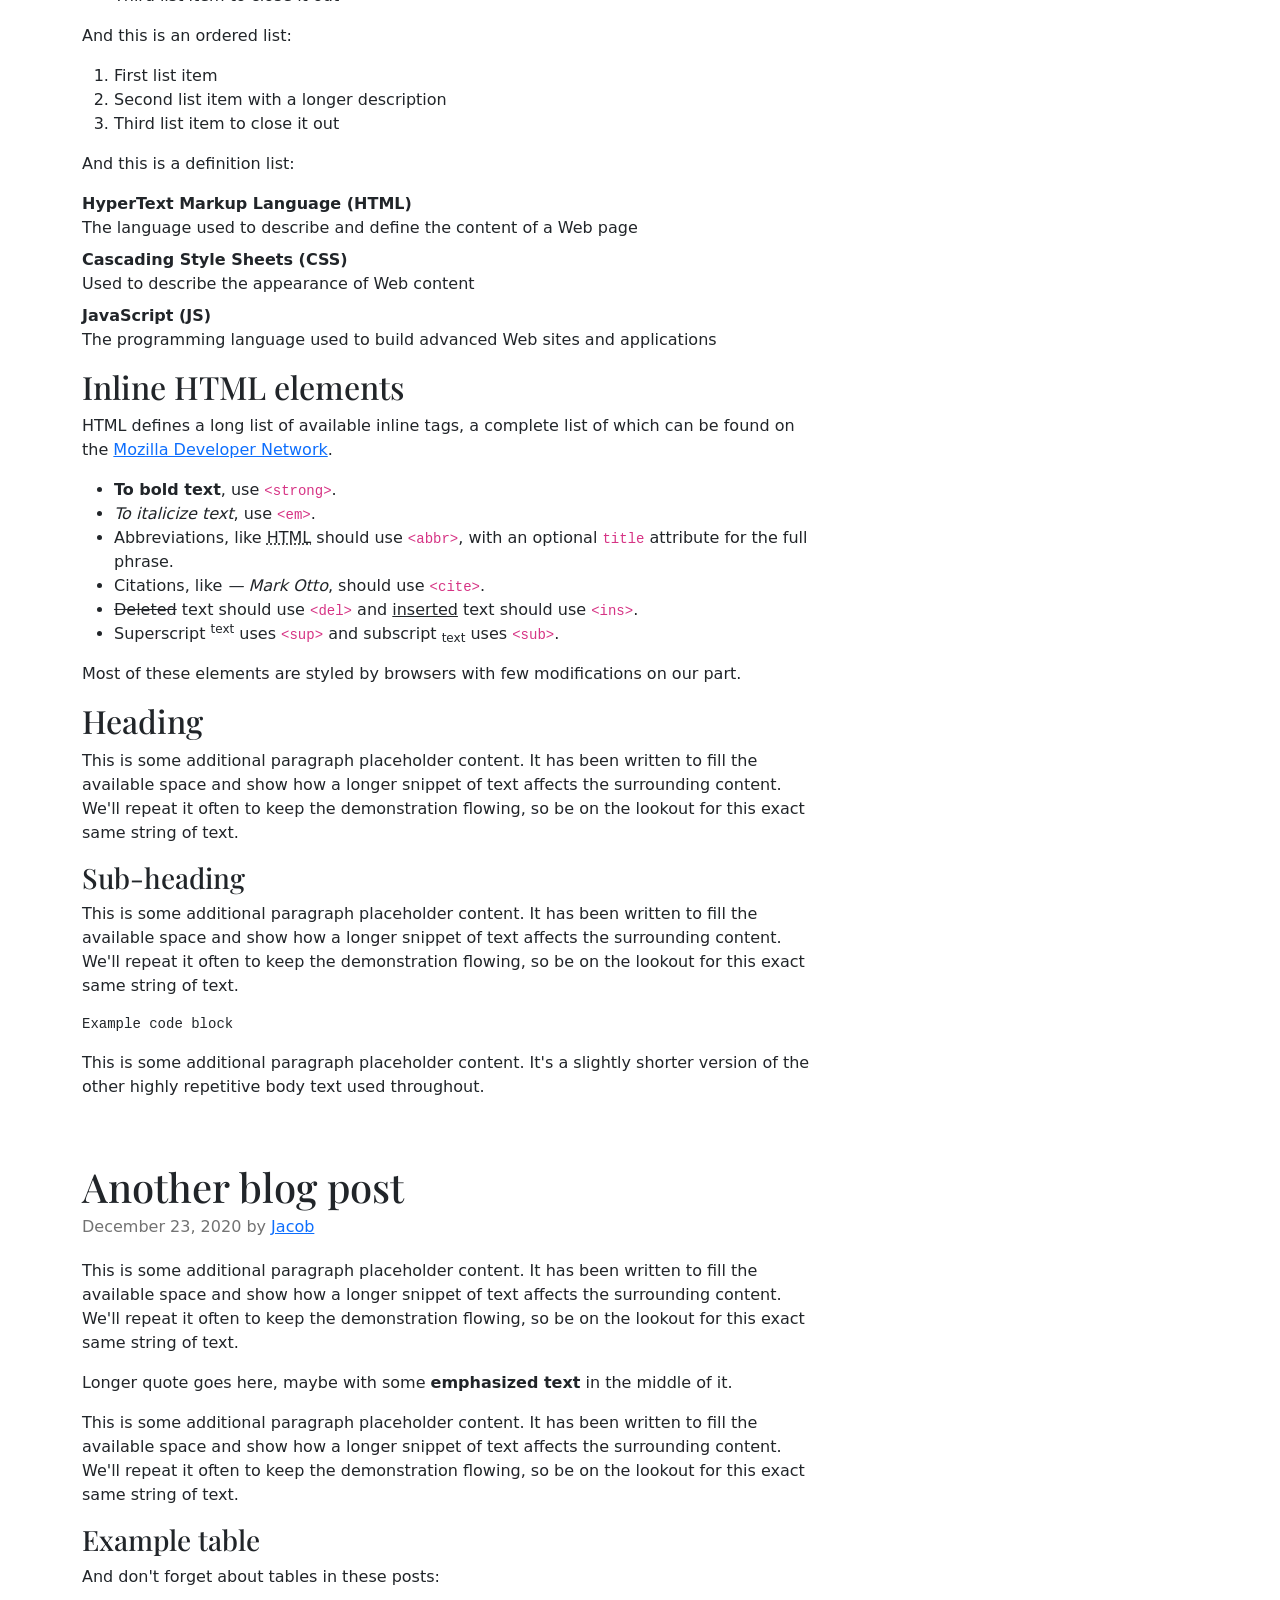
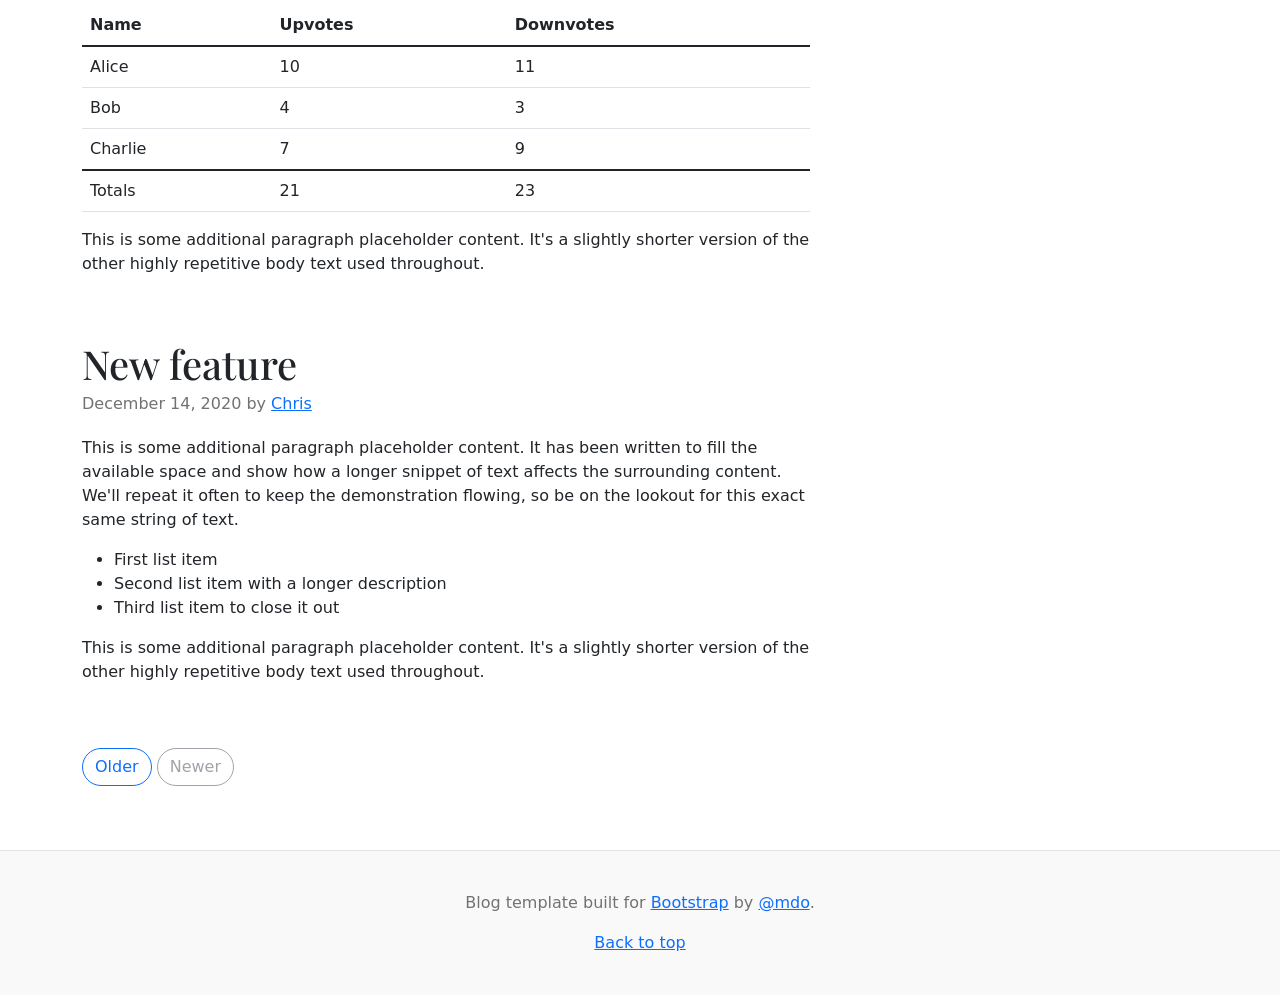
<file: practice_3/bootstrap-5.1.3-examples/blog/index.html>
<!doctype html>
<html lang="en">
  <head>
    <meta charset="utf-8">
    <meta name="viewport" content="width=device-width, initial-scale=1">
    <meta name="description" content="">
    <meta name="author" content="Mark Otto, Jacob Thornton, and Bootstrap contributors">
    <meta name="generator" content="Hugo 0.88.1">
    <title>Blog Template · Bootstrap v5.1</title>

    <link rel="canonical" href="https://getbootstrap.com/docs/5.1/examples/blog/">

    

    <!-- Bootstrap core CSS -->
<link href="../assets/dist/css/bootstrap.min.css" rel="stylesheet">

    <style>
      .bd-placeholder-img {
        font-size: 1.125rem;
        text-anchor: middle;
        -webkit-user-select: none;
        -moz-user-select: none;
        user-select: none;
      }

      @media (min-width: 768px) {
        .bd-placeholder-img-lg {
          font-size: 3.5rem;
        }
      }
    </style>

    
    <!-- Custom styles for this template -->
    <link href="https://fonts.googleapis.com/css?family=Playfair&#43;Display:700,900&amp;display=swap" rel="stylesheet">
    <!-- Custom styles for this template -->
    <link href="blog.css" rel="stylesheet">
  </head>
  <body>
    
<div class="container">
  <header class="blog-header py-3">
    <div class="row flex-nowrap justify-content-between align-items-center">
      <div class="col-4 pt-1">
        <a class="link-secondary" href="#">Subscribe</a>
      </div>
      <div class="col-4 text-center">
        <a class="blog-header-logo text-dark" href="#">Large</a>
      </div>
      <div class="col-4 d-flex justify-content-end align-items-center">
        <a class="link-secondary" href="#" aria-label="Search">
          <svg xmlns="http://www.w3.org/2000/svg" width="20" height="20" fill="none" stroke="currentColor" stroke-linecap="round" stroke-linejoin="round" stroke-width="2" class="mx-3" role="img" viewBox="0 0 24 24"><title>Search</title><circle cx="10.5" cy="10.5" r="7.5"/><path d="M21 21l-5.2-5.2"/></svg>
        </a>
        <a class="btn btn-sm btn-outline-secondary" href="#">Sign up</a>
      </div>
    </div>
  </header>

  <div class="nav-scroller py-1 mb-2">
    <nav class="nav d-flex justify-content-between">
      <a class="p-2 link-secondary" href="#">World</a>
      <a class="p-2 link-secondary" href="#">U.S.</a>
      <a class="p-2 link-secondary" href="#">Technology</a>
      <a class="p-2 link-secondary" href="#">Design</a>
      <a class="p-2 link-secondary" href="#">Culture</a>
      <a class="p-2 link-secondary" href="#">Business</a>
      <a class="p-2 link-secondary" href="#">Politics</a>
      <a class="p-2 link-secondary" href="#">Opinion</a>
      <a class="p-2 link-secondary" href="#">Science</a>
      <a class="p-2 link-secondary" href="#">Health</a>
      <a class="p-2 link-secondary" href="#">Style</a>
      <a class="p-2 link-secondary" href="#">Travel</a>
    </nav>
  </div>
</div>

<main class="container">
  <div class="p-4 p-md-5 mb-4 text-white rounded bg-dark">
    <div class="col-md-6 px-0">
      <h1 class="display-4 fst-italic">Title of a longer featured blog post</h1>
      <p class="lead my-3">Multiple lines of text that form the lede, informing new readers quickly and efficiently about what’s most interesting in this post’s contents.</p>
      <p class="lead mb-0"><a href="#" class="text-white fw-bold">Continue reading...</a></p>
    </div>
  </div>

  <div class="row mb-2">
    <div class="col-md-6">
      <div class="row g-0 border rounded overflow-hidden flex-md-row mb-4 shadow-sm h-md-250 position-relative">
        <div class="col p-4 d-flex flex-column position-static">
          <strong class="d-inline-block mb-2 text-primary">World</strong>
          <h3 class="mb-0">Featured post</h3>
          <div class="mb-1 text-muted">Nov 12</div>
          <p class="card-text mb-auto">This is a wider card with supporting text below as a natural lead-in to additional content.</p>
          <a href="#" class="stretched-link">Continue reading</a>
        </div>
        <div class="col-auto d-none d-lg-block">
          <svg class="bd-placeholder-img" width="200" height="250" xmlns="http://www.w3.org/2000/svg" role="img" aria-label="Placeholder: Thumbnail" preserveAspectRatio="xMidYMid slice" focusable="false"><title>Placeholder</title><rect width="100%" height="100%" fill="#55595c"/><text x="50%" y="50%" fill="#eceeef" dy=".3em">Thumbnail</text></svg>

        </div>
      </div>
    </div>
    <div class="col-md-6">
      <div class="row g-0 border rounded overflow-hidden flex-md-row mb-4 shadow-sm h-md-250 position-relative">
        <div class="col p-4 d-flex flex-column position-static">
          <strong class="d-inline-block mb-2 text-success">Design</strong>
          <h3 class="mb-0">Post title</h3>
          <div class="mb-1 text-muted">Nov 11</div>
          <p class="mb-auto">This is a wider card with supporting text below as a natural lead-in to additional content.</p>
          <a href="#" class="stretched-link">Continue reading</a>
        </div>
        <div class="col-auto d-none d-lg-block">
          <svg class="bd-placeholder-img" width="200" height="250" xmlns="http://www.w3.org/2000/svg" role="img" aria-label="Placeholder: Thumbnail" preserveAspectRatio="xMidYMid slice" focusable="false"><title>Placeholder</title><rect width="100%" height="100%" fill="#55595c"/><text x="50%" y="50%" fill="#eceeef" dy=".3em">Thumbnail</text></svg>

        </div>
      </div>
    </div>
  </div>

  <div class="row g-5">
    <div class="col-md-8">
      <h3 class="pb-4 mb-4 fst-italic border-bottom">
        From the Firehose
      </h3>

      <article class="blog-post">
        <h2 class="blog-post-title">Sample blog post</h2>
        <p class="blog-post-meta">January 1, 2021 by <a href="#">Mark</a></p>

        <p>This blog post shows a few different types of content that’s supported and styled with Bootstrap. Basic typography, lists, tables, images, code, and more are all supported as expected.</p>
        <hr>
        <p>This is some additional paragraph placeholder content. It has been written to fill the available space and show how a longer snippet of text affects the surrounding content. We'll repeat it often to keep the demonstration flowing, so be on the lookout for this exact same string of text.</p>
        <h2>Blockquotes</h2>
        <p>This is an example blockquote in action:</p>
        <blockquote class="blockquote">
          <p>Quoted text goes here.</p>
        </blockquote>
        <p>This is some additional paragraph placeholder content. It has been written to fill the available space and show how a longer snippet of text affects the surrounding content. We'll repeat it often to keep the demonstration flowing, so be on the lookout for this exact same string of text.</p>
        <h3>Example lists</h3>
        <p>This is some additional paragraph placeholder content. It's a slightly shorter version of the other highly repetitive body text used throughout. This is an example unordered list:</p>
        <ul>
          <li>First list item</li>
          <li>Second list item with a longer description</li>
          <li>Third list item to close it out</li>
        </ul>
        <p>And this is an ordered list:</p>
        <ol>
          <li>First list item</li>
          <li>Second list item with a longer description</li>
          <li>Third list item to close it out</li>
        </ol>
        <p>And this is a definition list:</p>
        <dl>
          <dt>HyperText Markup Language (HTML)</dt>
          <dd>The language used to describe and define the content of a Web page</dd>
          <dt>Cascading Style Sheets (CSS)</dt>
          <dd>Used to describe the appearance of Web content</dd>
          <dt>JavaScript (JS)</dt>
          <dd>The programming language used to build advanced Web sites and applications</dd>
        </dl>
        <h2>Inline HTML elements</h2>
        <p>HTML defines a long list of available inline tags, a complete list of which can be found on the <a href="https://developer.mozilla.org/en-US/docs/Web/HTML/Element">Mozilla Developer Network</a>.</p>
        <ul>
          <li><strong>To bold text</strong>, use <code class="language-plaintext highlighter-rouge">&lt;strong&gt;</code>.</li>
          <li><em>To italicize text</em>, use <code class="language-plaintext highlighter-rouge">&lt;em&gt;</code>.</li>
          <li>Abbreviations, like <abbr title="HyperText Markup Langage">HTML</abbr> should use <code class="language-plaintext highlighter-rouge">&lt;abbr&gt;</code>, with an optional <code class="language-plaintext highlighter-rouge">title</code> attribute for the full phrase.</li>
          <li>Citations, like <cite>— Mark Otto</cite>, should use <code class="language-plaintext highlighter-rouge">&lt;cite&gt;</code>.</li>
          <li><del>Deleted</del> text should use <code class="language-plaintext highlighter-rouge">&lt;del&gt;</code> and <ins>inserted</ins> text should use <code class="language-plaintext highlighter-rouge">&lt;ins&gt;</code>.</li>
          <li>Superscript <sup>text</sup> uses <code class="language-plaintext highlighter-rouge">&lt;sup&gt;</code> and subscript <sub>text</sub> uses <code class="language-plaintext highlighter-rouge">&lt;sub&gt;</code>.</li>
        </ul>
        <p>Most of these elements are styled by browsers with few modifications on our part.</p>
        <h2>Heading</h2>
        <p>This is some additional paragraph placeholder content. It has been written to fill the available space and show how a longer snippet of text affects the surrounding content. We'll repeat it often to keep the demonstration flowing, so be on the lookout for this exact same string of text.</p>
        <h3>Sub-heading</h3>
        <p>This is some additional paragraph placeholder content. It has been written to fill the available space and show how a longer snippet of text affects the surrounding content. We'll repeat it often to keep the demonstration flowing, so be on the lookout for this exact same string of text.</p>
        <pre><code>Example code block</code></pre>
        <p>This is some additional paragraph placeholder content. It's a slightly shorter version of the other highly repetitive body text used throughout.</p>
      </article>

      <article class="blog-post">
        <h2 class="blog-post-title">Another blog post</h2>
        <p class="blog-post-meta">December 23, 2020 by <a href="#">Jacob</a></p>

        <p>This is some additional paragraph placeholder content. It has been written to fill the available space and show how a longer snippet of text affects the surrounding content. We'll repeat it often to keep the demonstration flowing, so be on the lookout for this exact same string of text.</p>
        <blockquote>
          <p>Longer quote goes here, maybe with some <strong>emphasized text</strong> in the middle of it.</p>
        </blockquote>
        <p>This is some additional paragraph placeholder content. It has been written to fill the available space and show how a longer snippet of text affects the surrounding content. We'll repeat it often to keep the demonstration flowing, so be on the lookout for this exact same string of text.</p>
        <h3>Example table</h3>
        <p>And don't forget about tables in these posts:</p>
        <table class="table">
          <thead>
            <tr>
              <th>Name</th>
              <th>Upvotes</th>
              <th>Downvotes</th>
            </tr>
          </thead>
          <tbody>
            <tr>
              <td>Alice</td>
              <td>10</td>
              <td>11</td>
            </tr>
            <tr>
              <td>Bob</td>
              <td>4</td>
              <td>3</td>
            </tr>
            <tr>
              <td>Charlie</td>
              <td>7</td>
              <td>9</td>
            </tr>
          </tbody>
          <tfoot>
            <tr>
              <td>Totals</td>
              <td>21</td>
              <td>23</td>
            </tr>
          </tfoot>
        </table>

        <p>This is some additional paragraph placeholder content. It's a slightly shorter version of the other highly repetitive body text used throughout.</p>
      </article>

      <article class="blog-post">
        <h2 class="blog-post-title">New feature</h2>
        <p class="blog-post-meta">December 14, 2020 by <a href="#">Chris</a></p>

        <p>This is some additional paragraph placeholder content. It has been written to fill the available space and show how a longer snippet of text affects the surrounding content. We'll repeat it often to keep the demonstration flowing, so be on the lookout for this exact same string of text.</p>
        <ul>
          <li>First list item</li>
          <li>Second list item with a longer description</li>
          <li>Third list item to close it out</li>
        </ul>
        <p>This is some additional paragraph placeholder content. It's a slightly shorter version of the other highly repetitive body text used throughout.</p>
      </article>

      <nav class="blog-pagination" aria-label="Pagination">
        <a class="btn btn-outline-primary" href="#">Older</a>
        <a class="btn btn-outline-secondary disabled">Newer</a>
      </nav>

    </div>

    <div class="col-md-4">
      <div class="position-sticky" style="top: 2rem;">
        <div class="p-4 mb-3 bg-light rounded">
          <h4 class="fst-italic">About</h4>
          <p class="mb-0">Customize this section to tell your visitors a little bit about your publication, writers, content, or something else entirely. Totally up to you.</p>
        </div>

        <div class="p-4">
          <h4 class="fst-italic">Archives</h4>
          <ol class="list-unstyled mb-0">
            <li><a href="#">March 2021</a></li>
            <li><a href="#">February 2021</a></li>
            <li><a href="#">January 2021</a></li>
            <li><a href="#">December 2020</a></li>
            <li><a href="#">November 2020</a></li>
            <li><a href="#">October 2020</a></li>
            <li><a href="#">September 2020</a></li>
            <li><a href="#">August 2020</a></li>
            <li><a href="#">July 2020</a></li>
            <li><a href="#">June 2020</a></li>
            <li><a href="#">May 2020</a></li>
            <li><a href="#">April 2020</a></li>
          </ol>
        </div>

        <div class="p-4">
          <h4 class="fst-italic">Elsewhere</h4>
          <ol class="list-unstyled">
            <li><a href="#">GitHub</a></li>
            <li><a href="#">Twitter</a></li>
            <li><a href="#">Facebook</a></li>
          </ol>
        </div>
      </div>
    </div>
  </div>

</main>

<footer class="blog-footer">
  <p>Blog template built for <a href="https://getbootstrap.com/">Bootstrap</a> by <a href="https://twitter.com/mdo">@mdo</a>.</p>
  <p>
    <a href="#">Back to top</a>
  </p>
</footer>


    
  </body>
</html>
</file>
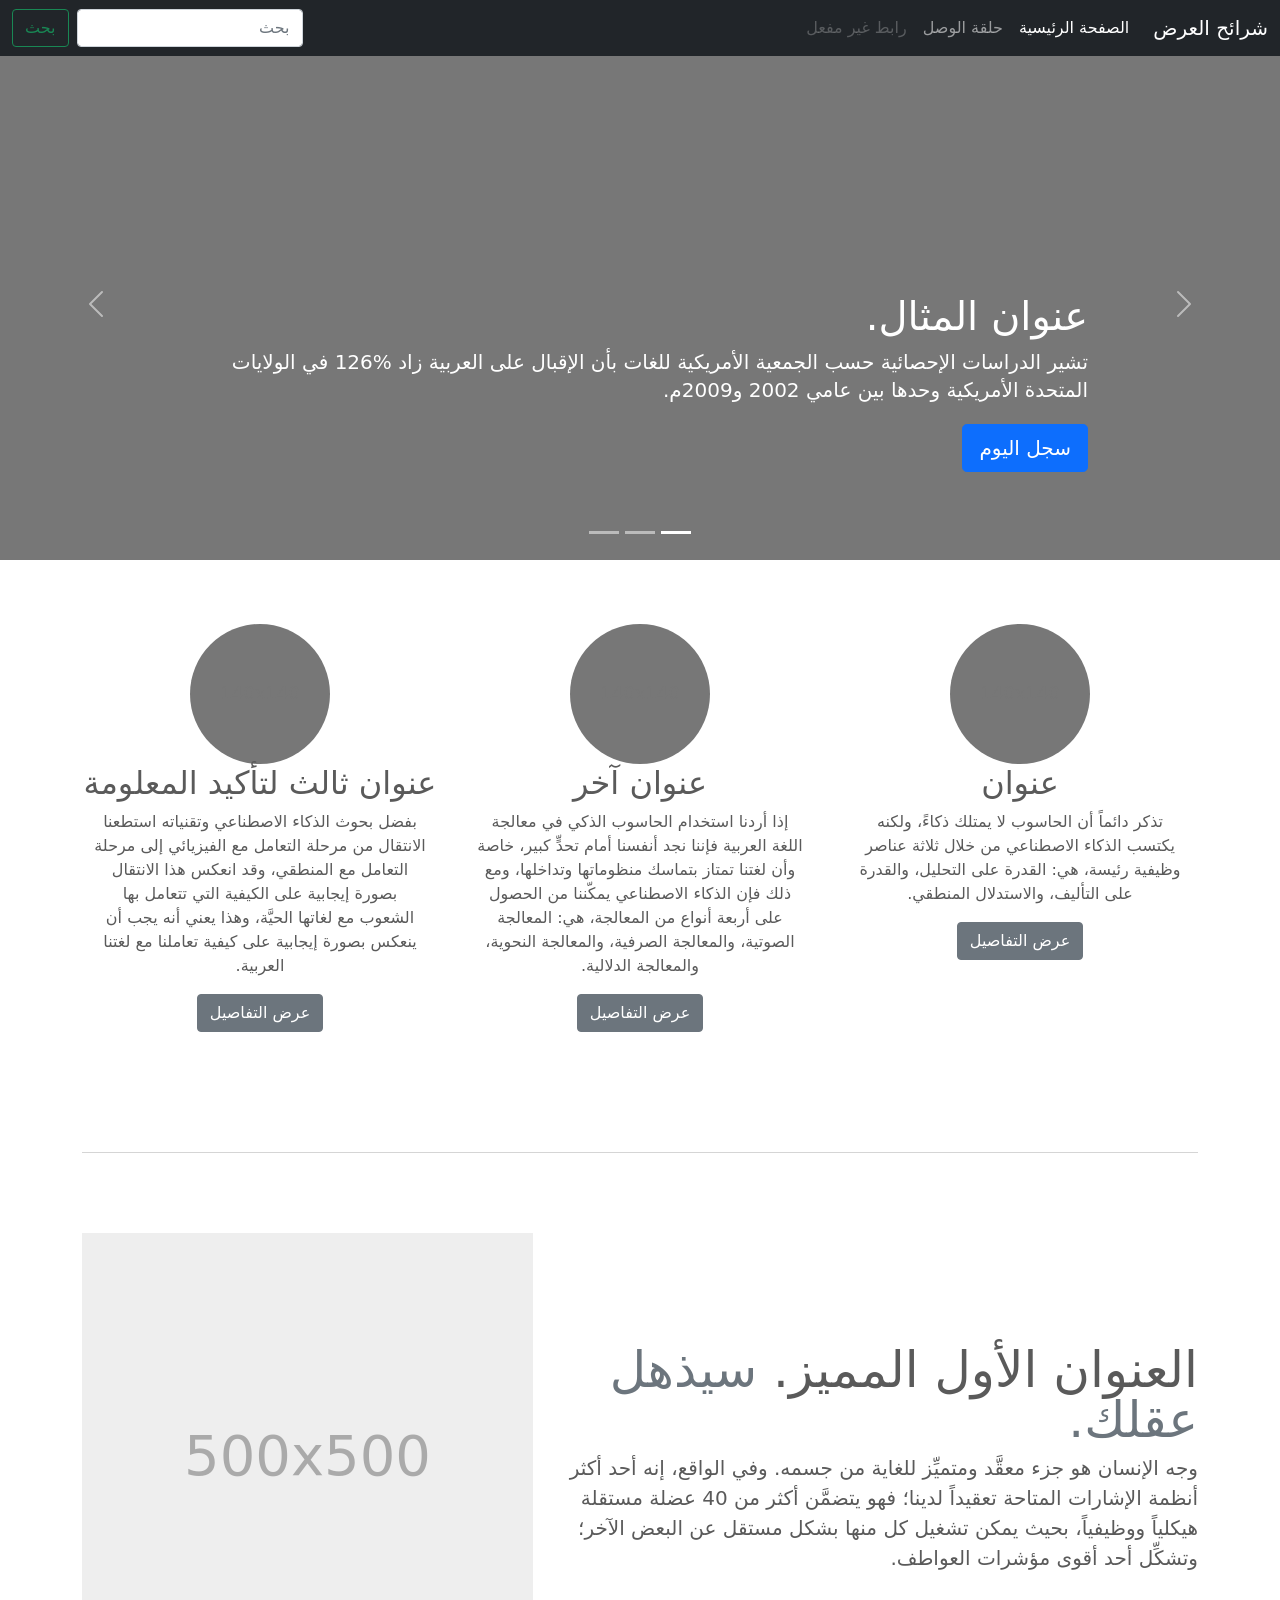
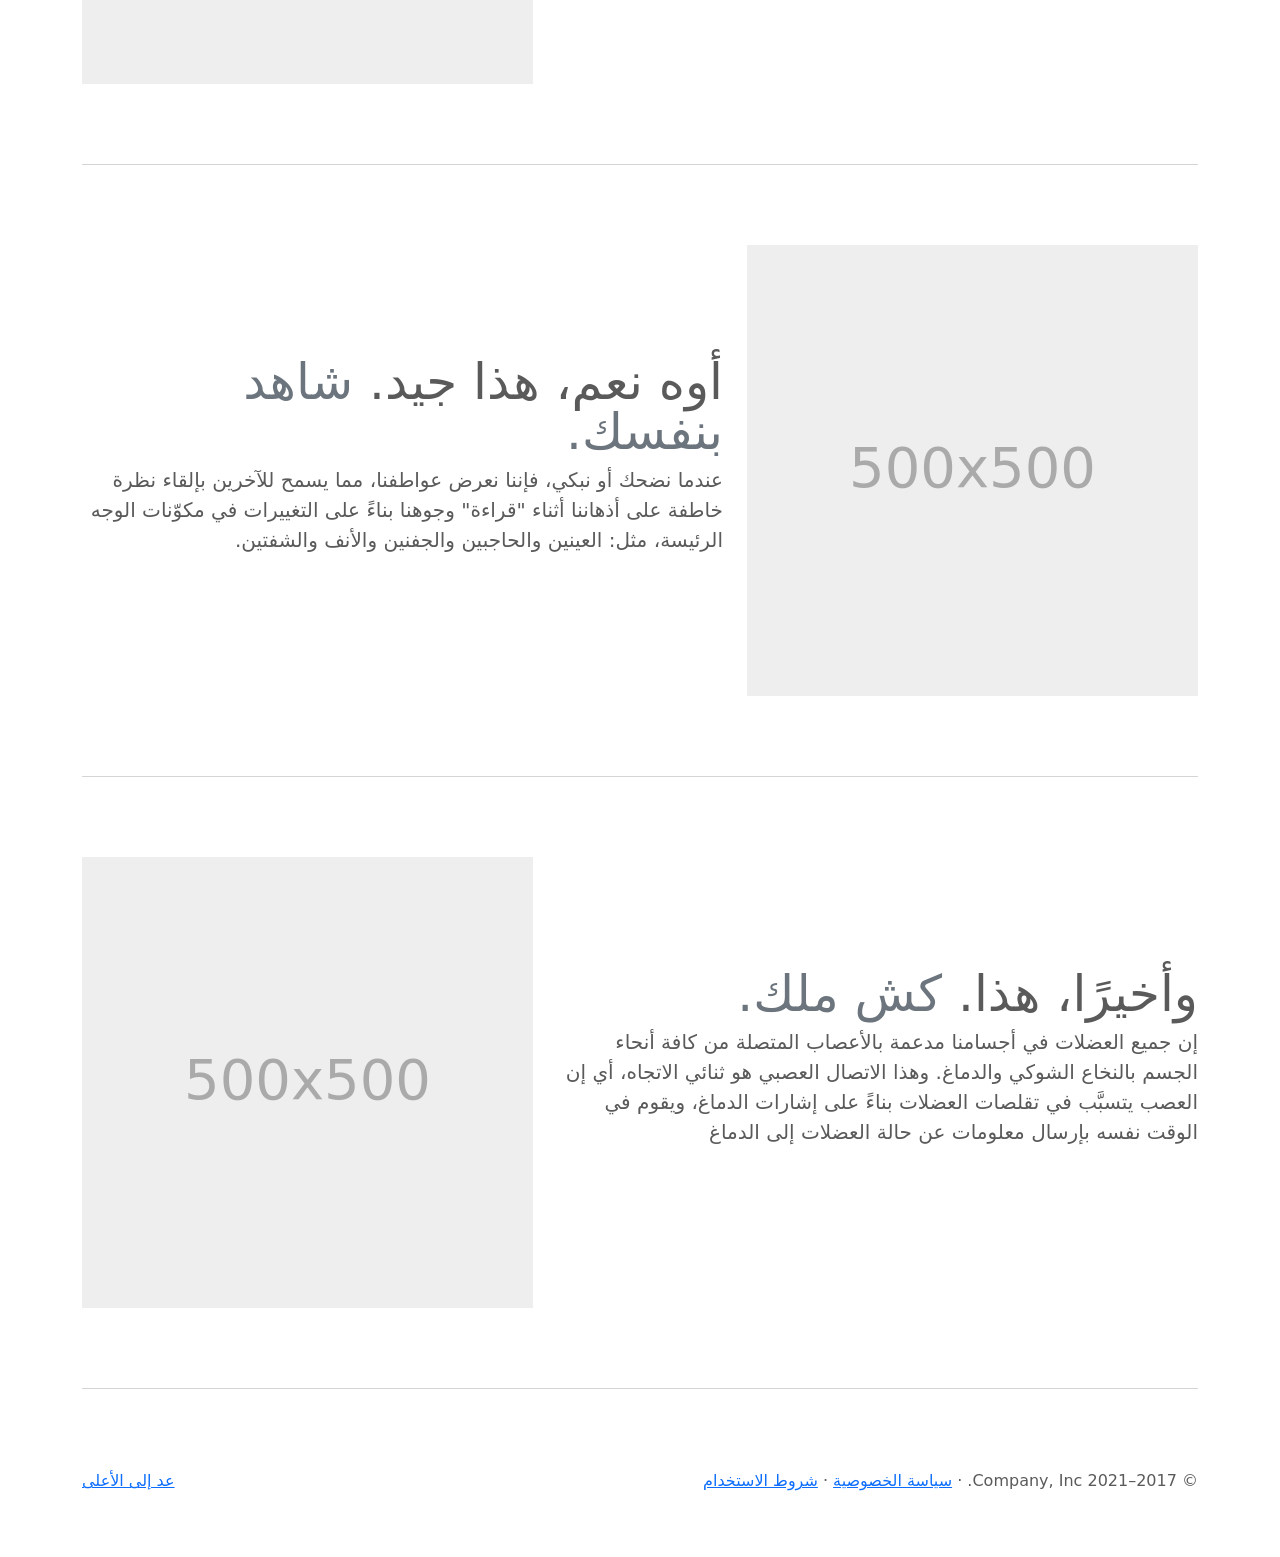
<file: practice_3/bootstrap-5.1.3-examples/carousel-rtl/index.html>
<!doctype html>
<html lang="ar" dir="rtl">
  <head>
    <meta charset="utf-8">
    <meta name="viewport" content="width=device-width, initial-scale=1">
    <meta name="description" content="">
    <meta name="author" content="Mark Otto, Jacob Thornton, and Bootstrap contributors">
    <meta name="generator" content="Hugo 0.88.1">
    <title>قالب  شرائح العرض · Bootstrap v5.1</title>

    <link rel="canonical" href="https://getbootstrap.com/docs/5.1/examples/carousel-rtl/">

    

    <!-- Bootstrap core CSS -->
<link href="../assets/dist/css/bootstrap.rtl.min.css" rel="stylesheet">

    <style>
      .bd-placeholder-img {
        font-size: 1.125rem;
        text-anchor: middle;
        -webkit-user-select: none;
        -moz-user-select: none;
        user-select: none;
      }

      @media (min-width: 768px) {
        .bd-placeholder-img-lg {
          font-size: 3.5rem;
        }
      }
    </style>

    
    <!-- Custom styles for this template -->
    <link href="../carousel/carousel.rtl.css" rel="stylesheet">
  </head>
  <body>
    
<header>
  <nav class="navbar navbar-expand-md navbar-dark fixed-top bg-dark">
    <div class="container-fluid">
      <a class="navbar-brand" href="#">شرائح العرض</a>
      <button class="navbar-toggler" type="button" data-bs-toggle="collapse" data-bs-target="#navbarCollapse" aria-controls="navbarCollapse" aria-expanded="false" aria-label="تبديل التنقل">
        <span class="navbar-toggler-icon"></span>
      </button>
      <div class="collapse navbar-collapse" id="navbarCollapse">
        <ul class="navbar-nav me-auto mb-2 mb-md-0">
          <li class="nav-item">
            <a class="nav-link active" aria-current="page" href="#">الصفحة الرئيسية</a>
          </li>
          <li class="nav-item">
            <a class="nav-link" href="#">حلقة الوصل</a>
          </li>
          <li class="nav-item">
            <a class="nav-link disabled">رابط غير مفعل</a>
          </li>
        </ul>
        <form class="d-flex">
          <input class="form-control me-2" type="search" placeholder="بحث" aria-label="بحث">
          <button class="btn btn-outline-success" type="submit">بحث</button>
        </form>
      </div>
    </div>
  </nav>
</header>

<main>

  <div id="myCarousel" class="carousel slide" data-bs-ride="carousel">
    <div class="carousel-indicators">
      <button type="button" data-bs-target="#myCarousel" data-bs-slide-to="0" class="active" aria-current="true" aria-label="Slide 1"></button>
      <button type="button" data-bs-target="#myCarousel" data-bs-slide-to="1" aria-label="Slide 2"></button>
      <button type="button" data-bs-target="#myCarousel" data-bs-slide-to="2" aria-label="Slide 3"></button>
    </div>
    <div class="carousel-inner">
      <div class="carousel-item active">
        <svg class="bd-placeholder-img" width="100%" height="100%" xmlns="http://www.w3.org/2000/svg" aria-hidden="true" preserveAspectRatio="xMidYMid slice" focusable="false"><rect width="100%" height="100%" fill="#777"/></svg>

        <div class="container">
          <div class="carousel-caption text-start">
            <h1>عنوان المثال.</h1>
            <p>تشير الدراسات الإحصائية حسب الجمعية الأمريكية للغات بأن الإقبال على العربية زاد %126 في الولايات المتحدة الأمريكية وحدها بين عامي 2002 و2009م.</p>
            <p><a class="btn btn-lg btn-primary" href="#">سجل اليوم</a></p>
          </div>
        </div>
      </div>
      <div class="carousel-item">
        <svg class="bd-placeholder-img" width="100%" height="100%" xmlns="http://www.w3.org/2000/svg" aria-hidden="true" preserveAspectRatio="xMidYMid slice" focusable="false"><rect width="100%" height="100%" fill="#777"/></svg>

        <div class="container">
          <div class="carousel-caption">
            <h1>عنوان مثال آخر.</h1>
            <p>حسب المجلس الثقافي البريطاني فإن تعليم الإنجليزية داخل بريطانيا يسهم في تعزيز اقتصادها بما يتجاوز ملياري جنيه سنوياً، كما أنه وفر أكثر من 26 ألف وظيفة.</p>
            <p><a class="btn btn-lg btn-primary" href="#">أعرف أكثر</a></p>
          </div>
        </div>
      </div>
      <div class="carousel-item">
        <svg class="bd-placeholder-img" width="100%" height="100%" xmlns="http://www.w3.org/2000/svg" aria-hidden="true" preserveAspectRatio="xMidYMid slice" focusable="false"><rect width="100%" height="100%" fill="#777"/></svg>

        <div class="container">
          <div class="carousel-caption text-end">
            <h1>واحد أكثر لقياس جيد.</h1>
            <p>الإحصاءات لحجم الاستثمار اللغوي خارج بريطانيا تتفاوت من سنة لأخرى إلا أن المدير التنفيذي للمجلس الثقافي البريطاني إدي بايرز يرى أن استثمار تعليم الإنجليزية في الخارج لا يحسب على المستوى المالي فحسب بل على المستوى السياسي أيضاً.</p>
            <p><a class="btn btn-lg btn-primary" href="#">تصفح المعرض</a></p>
          </div>
        </div>
      </div>
    </div>
    <button class="carousel-control-prev" type="button" data-bs-target="#myCarousel" data-bs-slide="prev">
      <span class="carousel-control-prev-icon" aria-hidden="true"></span>
      <span class="visually-hidden">السابق</span>
    </button>
    <button class="carousel-control-next" type="button" data-bs-target="#myCarousel" data-bs-slide="next">
      <span class="carousel-control-next-icon" aria-hidden="true"></span>
      <span class="visually-hidden">التالي</span>
    </button>
  </div>


  <!-- Marketing messaging and featurettes
  ================================================== -->
  <!-- Wrap the rest of the page in another container to center all the content. -->

  <div class="container marketing">

    <!-- Three columns of text below the carousel -->
    <div class="row">
      <div class="col-lg-4">
        <svg class="bd-placeholder-img rounded-circle" width="140" height="140" xmlns="http://www.w3.org/2000/svg" role="img" aria-label="Placeholder: 140x140" preserveAspectRatio="xMidYMid slice" focusable="false"><title>Placeholder</title><rect width="100%" height="100%" fill="#777"/><text x="50%" y="50%" fill="#777" dy=".3em">140x140</text></svg>

        <h2>عنوان</h2>
        <p>تذكر دائماً أن الحاسوب لا يمتلك ذكاءً، ولكنه يكتسب الذكاء الاصطناعي من خلال ثلاثة عناصر وظيفية رئيسة، هي: القدرة على التحليل، والقدرة على التأليف، والاستدلال المنطقي.</p>
        <p><a class="btn btn-secondary" href="#">عرض التفاصيل</a></p>
      </div><!-- /.col-lg-4 -->
      <div class="col-lg-4">
        <svg class="bd-placeholder-img rounded-circle" width="140" height="140" xmlns="http://www.w3.org/2000/svg" role="img" aria-label="Placeholder: 140x140" preserveAspectRatio="xMidYMid slice" focusable="false"><title>Placeholder</title><rect width="100%" height="100%" fill="#777"/><text x="50%" y="50%" fill="#777" dy=".3em">140x140</text></svg>

        <h2>عنوان آخر</h2>
        <p>إذا أردنا استخدام الحاسوب الذكي في معالجة اللغة العربية فإننا نجد أنفسنا أمام تحدٍّ كبير، خاصة وأن لغتنا تمتاز بتماسك منظوماتها وتداخلها، ومع ذلك فإن الذكاء الاصطناعي يمكّننا من الحصول على أربعة أنواع من المعالجة، هي: المعالجة الصوتية، والمعالجة الصرفية، والمعالجة النحوية، والمعالجة الدلالية.</p>
        <p><a class="btn btn-secondary" href="#">عرض التفاصيل</a></p>
      </div><!-- /.col-lg-4 -->
      <div class="col-lg-4">
        <svg class="bd-placeholder-img rounded-circle" width="140" height="140" xmlns="http://www.w3.org/2000/svg" role="img" aria-label="Placeholder: 140x140" preserveAspectRatio="xMidYMid slice" focusable="false"><title>Placeholder</title><rect width="100%" height="100%" fill="#777"/><text x="50%" y="50%" fill="#777" dy=".3em">140x140</text></svg>

        <h2>عنوان ثالث لتأكيد المعلومة</h2>
        <p>بفضل بحوث الذكاء الاصطناعي وتقنياته استطعنا الانتقال من مرحلة التعامل مع الفيزيائي إلى مرحلة التعامل مع المنطقي، وقد انعكس هذا الانتقال بصورة إيجابية على الكيفية التي تتعامل بها الشعوب مع لغاتها الحيَّة، وهذا يعني أنه يجب أن ينعكس بصورة إيجابية على كيفية تعاملنا مع لغتنا العربية.</p>
        <p><a class="btn btn-secondary" href="#">عرض التفاصيل</a></p>
      </div><!-- /.col-lg-4 -->
    </div><!-- /.row -->


    <!-- START THE FEATURETTES -->

    <hr class="featurette-divider">

    <div class="row featurette">
      <div class="col-md-7">
        <h2 class="featurette-heading">العنوان الأول المميز. <span class="text-muted"> سيذهل عقلك. </span></h2>
        <p class="lead">وجه الإنسان هو جزء معقَّد ومتميِّز للغاية من جسمه. وفي الواقع، إنه أحد أكثر أنظمة الإشارات المتاحة تعقيداً لدينا؛ فهو يتضمَّن أكثر من 40 عضلة مستقلة هيكلياً ووظيفياً، بحيث يمكن تشغيل كل منها بشكل مستقل عن البعض الآخر؛ وتشكِّل أحد أقوى مؤشرات العواطف.</p>
      </div>
      <div class="col-md-5">
        <svg class="bd-placeholder-img bd-placeholder-img-lg featurette-image img-fluid mx-auto" width="500" height="500" xmlns="http://www.w3.org/2000/svg" role="img" aria-label="Placeholder: 500x500" preserveAspectRatio="xMidYMid slice" focusable="false"><title>Placeholder</title><rect width="100%" height="100%" fill="#eee"/><text x="50%" y="50%" fill="#aaa" dy=".3em">500x500</text></svg>

      </div>
    </div>

    <hr class="featurette-divider">

    <div class="row featurette">
      <div class="col-md-7 order-md-2">
        <h2 class="featurette-heading">أوه نعم، هذا جيد. <span class="text-muted"> شاهد بنفسك. </span></h2>
        <p class="lead">عندما نضحك أو نبكي، فإننا نعرض عواطفنا، مما يسمح للآخرين بإلقاء نظرة خاطفة على أذهاننا أثناء "قراءة" وجوهنا بناءً على التغييرات في مكوّنات الوجه الرئيسة، مثل: العينين والحاجبين والجفنين والأنف والشفتين.</p>
      </div>
      <div class="col-md-5 order-md-1">
        <svg class="bd-placeholder-img bd-placeholder-img-lg featurette-image img-fluid mx-auto" width="500" height="500" xmlns="http://www.w3.org/2000/svg" role="img" aria-label="Placeholder: 500x500" preserveAspectRatio="xMidYMid slice" focusable="false"><title>Placeholder</title><rect width="100%" height="100%" fill="#eee"/><text x="50%" y="50%" fill="#aaa" dy=".3em">500x500</text></svg>

      </div>
    </div>

    <hr class="featurette-divider">

    <div class="row featurette">
      <div class="col-md-7">
        <h2 class="featurette-heading">وأخيرًا، هذا. <span class="text-muted"> كش ملك. </span></h2>
        <p class="lead">إن جميع العضلات في أجسامنا مدعمة بالأعصاب المتصلة من كافة أنحاء الجسم بالنخاع الشوكي والدماغ. وهذا الاتصال العصبي هو ثنائي الاتجاه، أي إن العصب يتسبَّب في تقلصات العضلات بناءً على إشارات الدماغ، ويقوم في الوقت نفسه بإرسال معلومات عن حالة العضلات إلى الدماغ</p>
      </div>
      <div class="col-md-5">
        <svg class="bd-placeholder-img bd-placeholder-img-lg featurette-image img-fluid mx-auto" width="500" height="500" xmlns="http://www.w3.org/2000/svg" role="img" aria-label="Placeholder: 500x500" preserveAspectRatio="xMidYMid slice" focusable="false"><title>Placeholder</title><rect width="100%" height="100%" fill="#eee"/><text x="50%" y="50%" fill="#aaa" dy=".3em">500x500</text></svg>

      </div>
    </div>

    <hr class="featurette-divider">

    <!-- /END THE FEATURETTES -->

  </div><!-- /.container -->


  <!-- FOOTER -->
  <footer class="container">
    <p class="float-end"><a href="#">عد إلى الأعلى</a></p>
    <p>&copy; 2017–2021 Company, Inc. &middot; <a href="#">سياسة الخصوصية</a> &middot; <a href="#">شروط الاستخدام</a></p>
  </footer>
</main>


    <script src="../assets/dist/js/bootstrap.bundle.min.js"></script>

      
  </body>
</html>
</file>
<file: style.css>
body{
    font-family: Arial, Helvetica, sans-serif;
    background-color: #dcf0f0;
}

#grid {
    display: grid;
    grid-template-columns: 1fr 3fr;
    grid-template-rows: auto auto auto;
    grid-template-areas:
        "header header"
        "aside main"
        "aside footer";
    gap: 10px;
    min-height: 97vh;
}

#grid > div {
    text-align: center;
    padding: 15px;
    border-style: dotted;
    border-width: 9px;
    border-color: black;
}

#header {
    grid-area: header;
    background-color: lightblue;
    color: black;
}

#header > h1 {
    font-size: 60px;
}

#aside {
    grid-area: aside;
    background-color: #333;
    display: flex;
    flex-direction: column;
    gap: 20px;
    color: white;
}

#aside a {
    color: lightblue;
}

#main {
    grid-area: main;
    display: grid;
    grid-template-columns: repeat(2, minmax(0, 1fr));
    align-items: flex-start;
    gap: 20px;
    background-color: #222;
    color: white;
}

.project {
    flex: 1;
    padding: 10px;
    text-align: center;
}

.project img {
    width: 450px;
    border: 2px solid lightblue;
}

#footer {
    grid-area: footer;
    background-color: lightblue;
    color: black;
    display: flex;
    justify-content: space-around;
    flex-wrap: wrap;
    gap: 10px;
}
</file>
<file: assignment_1/style.css>
body{
    background-color: rgb(186, 227, 252);
}

h1{
    color:rgb(157, 16, 155);
}

p, li{
    color:rgb(58, 16, 112);
}

section{
    border-style: dotted;
    border-color: rgb(226, 43, 192);
}
#flowers{
    border-style: dotted;
    border-color: rgb(247, 250, 252);
    text-align: center;
}

#buildings{
    border-style: dotted;
    border-color: rgb(247, 250, 252);
    text-align: center;
}

#thanks{
    text-align: center;
}

table{
    margin-left: auto;
    margin-right: auto;
}
</file>
<file: assignment_2/style.css>
body {
    margin: 0;
    font-family: Arial, Helvetica, sans-serif;
    background-color: aliceblue;
    color: darkblue;
    line-height: 1.6;
}

.main-header {
    text-align: center;
    padding: 30px 15px;
    color: aliceblue;
    background-color: darkblue;
}

.navigation {
    display: flex;
    flex-direction: row;
    justify-content: center;
    align-items: center;
    flex-wrap: wrap;
    gap: 25px;
    padding: 25px;
}

.navigation a {
    color: black;
    text-decoration: none;
    font-weight: bold;
}

.navigation a:hover {
    color: plum;
    text-decoration: underline;
}

main {
    max-width: 1200px;
    margin: 0 auto;
    padding: 25px;
}

h2 {
    color: darkblue;
}

.album-container {
    display: flex;
    flex-direction: row;
    flex-wrap: wrap;
    justify-content: space-evenly;
    align-items: center;
    gap: 25px;
    padding: 25px 10px 45px;
}

.album-card {
    background-color: white;
    border-radius: 10px;
    padding: 15px;
    width: 200px;
    text-align: center;
    box-shadow: 0 4px 10px rgba(0, 0, 0, 0.321);
    transition: transform 0.3s ease, box-shadow 0.3s ease;
}

.album-card img {
    width: 100%;
    height: auto;
    aspect-ratio: 1 / 1;
    object-fit: cover;
    border-radius: 5px;
}

.album-card h3 {
    font-size: 1rem;
    margin-bottom: 5px;
}

.album-card p {
    margin-top: 0;
    color: cornflowerblue;
}

.album-card:hover {
    transform: translateY(18px) scale(1.08);
    box-shadow: 0 12px 22px rgba(0, 0, 0, 0.25);
    z-index: 2;
}

.inventory {
    margin-top: 25px;
    margin-bottom: 45px;
    overflow-x: auto;
}

table {
    width: 100%;
    border-collapse: collapse;
    background-color: aliceblue;
}

th {
    background-color: darkblue;
    color: white;
    padding: 14px;
    text-align: left;
}

td {
    padding: 13px;
    border: 1px solid #ddd;
}

tbody tr:nth-child(even) {
    background-color: lightcyan;
}

tbody tr:hover {
    background-color: lightblue;
}

.about-content {
    min-height: 450px;
}

.store-image {
    float: left;
    width: 280px;
    max-width: 45%;
    height: auto;
    margin: 5px 25px 15px 0;
    border-radius: 8px;
}

.store-note {
    text-align: center;
    background-color: aliceblue;
}

.hours-box {
    position: relative;
    background-color: white;
    padding: 25px;
    margin-top: 25px;
    border-radius: 8px;
    box-shadow: 0 3px 10px rgba(0, 0, 0, 0.25);
}

.visit-section {
    margin-top: 40px;
    clear: both;
}

.site-footer {
    background-color: darkblue;
    text-align: center;
    color: aliceblue;
    padding: 25px 15px;
    margin-top: 40px;
}

.site-footer h3 {
    color: aliceblue;
    margin-top: 0;
}

.site-footer p {
    margin: 5px 0;
}

.site-header h1 {
    font-size: 2rem;
}

main {
    padding: 15px;
}

.album-container {
    flex-direction: row;
    flex-wrap: wrap;
    justify-content: center;
    align-items: center;
    gap: 20px;
}

.album-card {
    width: 155px;
}

.store-image {
    float: none;
    display: block;
    max-width: 100%;
    width: 280px;
    margin: 10px auto 20px;
}

.inventory table {
    min-width: 400px;
}
</file>
<file: assignment_3/style.css>
#main-header {
    text-align: center;
    padding: 30px 15px;
    color: darkblue;
    background-color: rgb(206, 241, 229);
    font-family: "Playwrite Ca";
    font-style: normal;
    border-style: dotted;
    border-color: darkblue;
    border-width: 9px;
}

#under-header {
    font-family: "Didact Gothic";
}

body {
    font-family: "Bodoni Moda";
    background-color: rgb(237, 243, 226);
    color: darkblue;
}

#menu-header {
    font-family: "Playwrite Ca";
    text-align: center;
}

#directions-header, #map {
    display: none;
}

.food-description{
    display: none;
}

.food-containers {
    display: flex;
    flex-direction: row;
    flex-wrap: wrap;
    justify-content: space-evenly;
    align-items: center;
    gap: 30px;
    padding: 25px 10px 45px;
    border-style: dotted;
    border-width: 9px;
    border-color: rgb(206, 241, 229);
}

.food-pic {
    background-color: rgb(206, 241, 229);
    border-radius: 5px;
    padding: 15px;
    width: 300px;
    text-align: center;
}

.food-pic img {
    width: 100%;
    height: auto;
    aspect-ratio: 1 / 1;
    object-fit: cover;
    border-radius: 5px;
}

.food-pic h3 {
    font-size: 1rem;
    margin-bottom: 5px;
}

#footer {
    background-color: darkblue;
    text-align: center;
    color: rgb(206, 241, 229);
    padding: 25px 15px;
    margin-top: 40px;
    border-style: dotted;
    border-color: rgb(206, 241, 229);
    border-width: 9px;
}

#footer h3 {
    font-family: "Playwrite Ca";
}

#footer p {
    font-family: "Didact Gothic";
}

@media screen and (max-width: 1100px) and (min-width: 501px) {

    .food-description {
        display: block;
    }

    .food-containers{
        display: flex;
        flex-direction: column;
        align-items: center;
        gap: 30px;
        padding: 25px 10px 45px;
        border-style: dotted;
        border-width: 9px;
        border-color: rgb(206, 241, 229);
    }

    .food-pic img {
        width: 200px;
        height: 200px;
        object-fit: cover;
        border-radius: 5px;
        flex-shrink: 0;
    }

    .food-pic {
        display: flex;
        flex-direction: row;
        align-items: center;
        gap: 20px;
        background-color: rgb(206, 241, 229);
        border-radius: 5px;
        padding: 15px;
        text-align: left;
        width: 80%;
        height: 225px;
    }

    .food-info {
        display: flex;
        flex-direction: column;
        justify-content: center;
    }

    .footer-big {
        display: none;
    }
}

@media screen and (max-width: 500px) {

    #menu-header{
        display: none;
    }

    #directions-header {
        display: block;
        font-family: "Playwrite Ca";
        text-align: center;
    }

    #map {
        display: block;
        align-items: center;
    }

    #map-pic {
        display: flex;
        width: 80%;
        align-items: center;
        margin-left: auto;
        margin-right: auto;
    }

    .food-containers {
        display: none;
    }

    #footer {
        display: none;
    }
}
</file>
<file: lab_1/style.css>
* {
   background-color: #cbc1ee;
}

#header {
    display: flex;
    justify-self: center;
    align-items: center;
    gap: 15px;
}

.apple_link{
    color: black;
    font-family: "Inter";
    font-size: 27px;
}

.images {
    border: solid 25px;
    border-color: white;
    display: block;
    margin-left: auto;
    margin-right: auto;
}

h1, p, h2 {
    font-family: "Inter";
}

button{ 
    position: relative;
    top: 20px;
    left: 660px;
    background-color: lightblue;
    border: 5px solid white;
    border-radius: 8px;
    padding: 12px 28px;
    font-size: 16px;
    font-family: "Inter";
    color: rgb(82, 38, 102);
    text-align: center;
}

button:hover {
    background-color: darkblue;
    color: white;
}

h1{
    font-size: 100px;
    text-align: center;
}

.centertext{
    font-size: 20px;
    text-align: center;
    margin-left: 100px;
    margin-right: 100px;
}


#the_mission {
    background-color: white;
    padding-bottom: 116px;
    padding-top: 302px;
    padding-right: 10px;
    padding-left: 50px;
    font-size: 20px;
    text-align: center;
    margin-left: 45px;
}

#mission {
    background-color: white;
    padding-bottom: 23px;
    padding-left: 20px;
    margin-top: 18px;
    float: left;
    margin-right: 20px;
    margin-bottom: 15px;
}

#apple_innovation {
    padding-bottom: 150px;
    padding-top: 125px;
    padding-right: 10px;
    padding-left: 50px;
    font-size: 20px;
    text-align: center;
    margin-left: 50px;
}

#apple_collaboration {
    background-color: white;
    padding-bottom: 175px;
    padding-top: 302px;
    padding-right: 10px;
    padding-left: 50px;
    font-size: 20px;
    text-align: center;
    margin-left: 0px;
}

#collaboration {
    background-color: white;
    padding-bottom: 0px;
    padding-left: 0px;
    margin-top: 18px;
    float: left;
    margin-right: 20px;
    margin-bottom: 15px;
}

#collaboration-style {
    background-color:white;
}

#apple_services {
    padding-bottom: 116px;
    padding-top: 200px;
    padding-right: 10px;
    padding-left: 50px;
    font-size: 20px;
    text-align: center;
    margin-left: 45px;
}

#nobackground {
    padding-bottom: 116px;
    padding-top: 130px;
    padding-right: 10px;
    padding-left: 50px;
    font-size: 20px;
    text-align: center;
    margin-left: 70px;
}

.no_background-color-left{
    padding-bottom: 23px;
    padding-left: 20px;
    margin-top: 18px;
    float: right;
    margin-right: 20px;
    margin-bottom: 15px;
}

#yesbackground {
    background-color: white;
    padding-bottom: 220px;
    padding-top: 302px;
    padding-right: 10px;
    padding-left: 50px;
    font-size: 20px;
    text-align: center;
    margin-left: 0px;
    margin-bottom: 0px;
}

#background-color {
    background-color: white;
    padding-bottom: 23px;
    padding-left: 0;
    margin-top: 18px;
    float: left;
    margin-right: 20px;
    margin-bottom: 50px;
}

#watch_images {
   width: 400px;
   height: auto;
}

#tv_images {
    width: 300px;
    height: auto;
}
</file>
<file: lab_2/style.css>
* {
    font-family: Georgia, 'Times New Roman', Times, serif;
    text-align: center;
}

h1 {
    font-family: "Unkempt";
    border-style: dotted;
    border-color: black;
}

p {
    margin-left: 150px;
    margin-right: 150px;
}

#newMessage {
    width: 300px;
    height: 50px;
    text-align: left;
}

button {
    height: 25px;
    background-color: lightblue;
    border-color: black;
    border-style: dotted;
    color: black;
}
</file>
<file: practice_2/style.css>
* {
    margin: 0;
    padding: 0;
    box-sizing: border-box;
}

body {
    background-color: #30343f;
    font-family: Arial, sans-serif;
}

.container {
    display: grid;
    grid-template-columns: 200px 1fr;
    grid-template-rows: 80px 1fr 100px;
    gap: 16px;
    padding: 15px;
    min-height: 100vh;
}

.header {
    grid-column: 1 / 3;
    background: linear-gradient(120deg, #7050d9, #987ce5);
}

.sidebar {
    grid-column: 1;
    grid-row: 2;
    background: linear-gradient(120deg, #36d1c4, #279f99);
    display: flex;
    flex-direction: column;
    color: darkblue;
}

#firstPart {
    transform: rotate(3deg);
    color: white;
}

#secondPart {
    transform: scale(0.75);
    color: white;
}

#lastPart {
    transform: rotate(-5deg);
    color: white;
}

.content {
    display: grid;
    grid-template-columns: 1fr 1fr;
    grid-template-rows: 1fr 1fr;
    gap: 16px;
    
}

.content img {
    height: 75%;
    margin-left: 25px;
    margin-right: 25px;
    box-shadow: 5px 5px 15px rgba(0, 0, 0, 0.3);
}

span {
    font-weight: bold;
}

.content p {
    filter: opacity(75%);
}

.content-1 {
    grid-column: 1 / 3;
    background: linear-gradient(120deg, #6950d9, #2196f3, #25d9ce);
}

.content-2 {
    background: linear-gradient(120deg, #6950d9, #2196f3, #25d9ce);
}

.content-3 {
    background: linear-gradient(120deg, #6950d9, #2196f3, #25d9ce);
}

.footer {
    grid-column: 1 / 3;
    background: linear-gradient(120deg, #7050d9, #987ce5);
    display: flex;
    flex-direction: column
}

.footer h3 {
    text-shadow: 0 0 15px rgba(0, 0, 0, 0.3);
    animation: jumpSideways 2s ease-in-out infinite;
}

.header, .sidebar, .content-1, .content-2, .content-3, .footer {
    border: 6px solid #17191f;
    border-radius: 5px;
    box-shadow: 0 5px 8px rgba(0, 0, 0, 0.4);
    display: flex;
    justify-content: center;
    align-items: center;
    color: white;
    font-size: 18px;
}

@keyframes jumpSideways {
     0% {
            transform: translateX(-200px) translateY(0)
                       rotate(-15deg);
        }

        25% {
            transform: translateX(-100px) translateY(-100px)
                       rotate(15deg);
        }

        50% {
            transform: translateX(100px) translateY(0)
                       rotate(-15deg);
        }

        75% {
            transform: translateX(200px) translateY(-100px)
                       rotate(15deg);
        }

        100% {
            transform: translateX(-200px) translateY(0)
                       rotate(-15deg);
        }
}
</file>
<file: practice_3/bootstrap-5.1.3-examples/blog/blog.rtl.css>
/* stylelint-disable selector-list-comma-newline-after */

.blog-header {
  line-height: 1;
  border-bottom: 1px solid #e5e5e5;
}

.blog-header-logo {
  font-family: Amiri, Georgia, "Times New Roman", serif;
  font-size: 2.25rem;
}

.blog-header-logo:hover {
  text-decoration: none;
}

h1, h2, h3, h4, h5, h6 {
  font-family: Amiri, Georgia, "Times New Roman", serif;
}

.display-4 {
  font-size: 2.5rem;
}
@media (min-width: 768px) {
  .display-4 {
    font-size: 3rem;
  }
}

.nav-scroller {
  position: relative;
  z-index: 2;
  height: 2.75rem;
  overflow-y: hidden;
}

.nav-scroller .nav {
  display: flex;
  flex-wrap: nowrap;
  padding-bottom: 1rem;
  margin-top: -1px;
  overflow-x: auto;
  text-align: center;
  white-space: nowrap;
  -webkit-overflow-scrolling: touch;
}

.nav-scroller .nav-link {
  padding-top: .75rem;
  padding-bottom: .75rem;
  font-size: .875rem;
}

.card-img-right {
  height: 100%;
  border-radius: 3px 0 0 3px;
}

.flex-auto {
  flex: 0 0 auto;
}

.h-250 { height: 250px; }
@media (min-width: 768px) {
  .h-md-250 { height: 250px; }
}

/* Pagination */
.blog-pagination {
  margin-bottom: 4rem;
}
.blog-pagination > .btn {
  border-radius: 2rem;
}

/*
 * Blog posts
 */
.blog-post {
  margin-bottom: 4rem;
}
.blog-post-title {
  margin-bottom: .25rem;
  font-size: 2.5rem;
}
.blog-post-meta {
  margin-bottom: 1.25rem;
  color: #727272;
}

/*
 * Footer
 */
.blog-footer {
  padding: 2.5rem 0;
  color: #727272;
  text-align: center;
  background-color: #f9f9f9;
  border-top: .05rem solid #e5e5e5;
}
.blog-footer p:last-child {
  margin-bottom: 0;
}
</file>
<file: practice_3/bootstrap-5.1.3-examples/blog/blog.css>
/* stylelint-disable selector-list-comma-newline-after */

.blog-header {
  line-height: 1;
  border-bottom: 1px solid #e5e5e5;
}

.blog-header-logo {
  font-family: "Playfair Display", Georgia, "Times New Roman", serif/*rtl:Amiri, Georgia, "Times New Roman", serif*/;
  font-size: 2.25rem;
}

.blog-header-logo:hover {
  text-decoration: none;
}

h1, h2, h3, h4, h5, h6 {
  font-family: "Playfair Display", Georgia, "Times New Roman", serif/*rtl:Amiri, Georgia, "Times New Roman", serif*/;
}

.display-4 {
  font-size: 2.5rem;
}
@media (min-width: 768px) {
  .display-4 {
    font-size: 3rem;
  }
}

.nav-scroller {
  position: relative;
  z-index: 2;
  height: 2.75rem;
  overflow-y: hidden;
}

.nav-scroller .nav {
  display: flex;
  flex-wrap: nowrap;
  padding-bottom: 1rem;
  margin-top: -1px;
  overflow-x: auto;
  text-align: center;
  white-space: nowrap;
  -webkit-overflow-scrolling: touch;
}

.nav-scroller .nav-link {
  padding-top: .75rem;
  padding-bottom: .75rem;
  font-size: .875rem;
}

.card-img-right {
  height: 100%;
  border-radius: 0 3px 3px 0;
}

.flex-auto {
  flex: 0 0 auto;
}

.h-250 { height: 250px; }
@media (min-width: 768px) {
  .h-md-250 { height: 250px; }
}

/* Pagination */
.blog-pagination {
  margin-bottom: 4rem;
}
.blog-pagination > .btn {
  border-radius: 2rem;
}

/*
 * Blog posts
 */
.blog-post {
  margin-bottom: 4rem;
}
.blog-post-title {
  margin-bottom: .25rem;
  font-size: 2.5rem;
}
.blog-post-meta {
  margin-bottom: 1.25rem;
  color: #727272;
}

/*
 * Footer
 */
.blog-footer {
  padding: 2.5rem 0;
  color: #727272;
  text-align: center;
  background-color: #f9f9f9;
  border-top: .05rem solid #e5e5e5;
}
.blog-footer p:last-child {
  margin-bottom: 0;
}
</file>
<file: practice_3/bootstrap-5.1.3-examples/carousel/carousel.rtl.css>
/* GLOBAL STYLES
-------------------------------------------------- */
/* Padding below the footer and lighter body text */

body {
  padding-top: 3rem;
  padding-bottom: 3rem;
  color: #5a5a5a;
}


/* CUSTOMIZE THE CAROUSEL
-------------------------------------------------- */

/* Carousel base class */
.carousel {
  margin-bottom: 4rem;
}
/* Since positioning the image, we need to help out the caption */
.carousel-caption {
  bottom: 3rem;
  z-index: 10;
}

/* Declare heights because of positioning of img element */
.carousel-item {
  height: 32rem;
}
.carousel-item > img {
  position: absolute;
  top: 0;
  right: 0;
  min-width: 100%;
  height: 32rem;
}


/* MARKETING CONTENT
-------------------------------------------------- */

/* Center align the text within the three columns below the carousel */
.marketing .col-lg-4 {
  margin-bottom: 1.5rem;
  text-align: center;
}
.marketing h2 {
  font-weight: 400;
}
.marketing .col-lg-4 p {
  margin-right: .75rem;
  margin-left: .75rem;
}


/* Featurettes
------------------------- */

.featurette-divider {
  margin: 5rem 0; /* Space out the Bootstrap <hr> more */
}

/* Thin out the marketing headings */
.featurette-heading {
  font-weight: 300;
  line-height: 1;
}


/* RESPONSIVE CSS
-------------------------------------------------- */

@media (min-width: 40em) {
  /* Bump up size of carousel content */
  .carousel-caption p {
    margin-bottom: 1.25rem;
    font-size: 1.25rem;
    line-height: 1.4;
  }

  .featurette-heading {
    font-size: 50px;
  }
}

@media (min-width: 62em) {
  .featurette-heading {
    margin-top: 7rem;
  }
}
</file>
